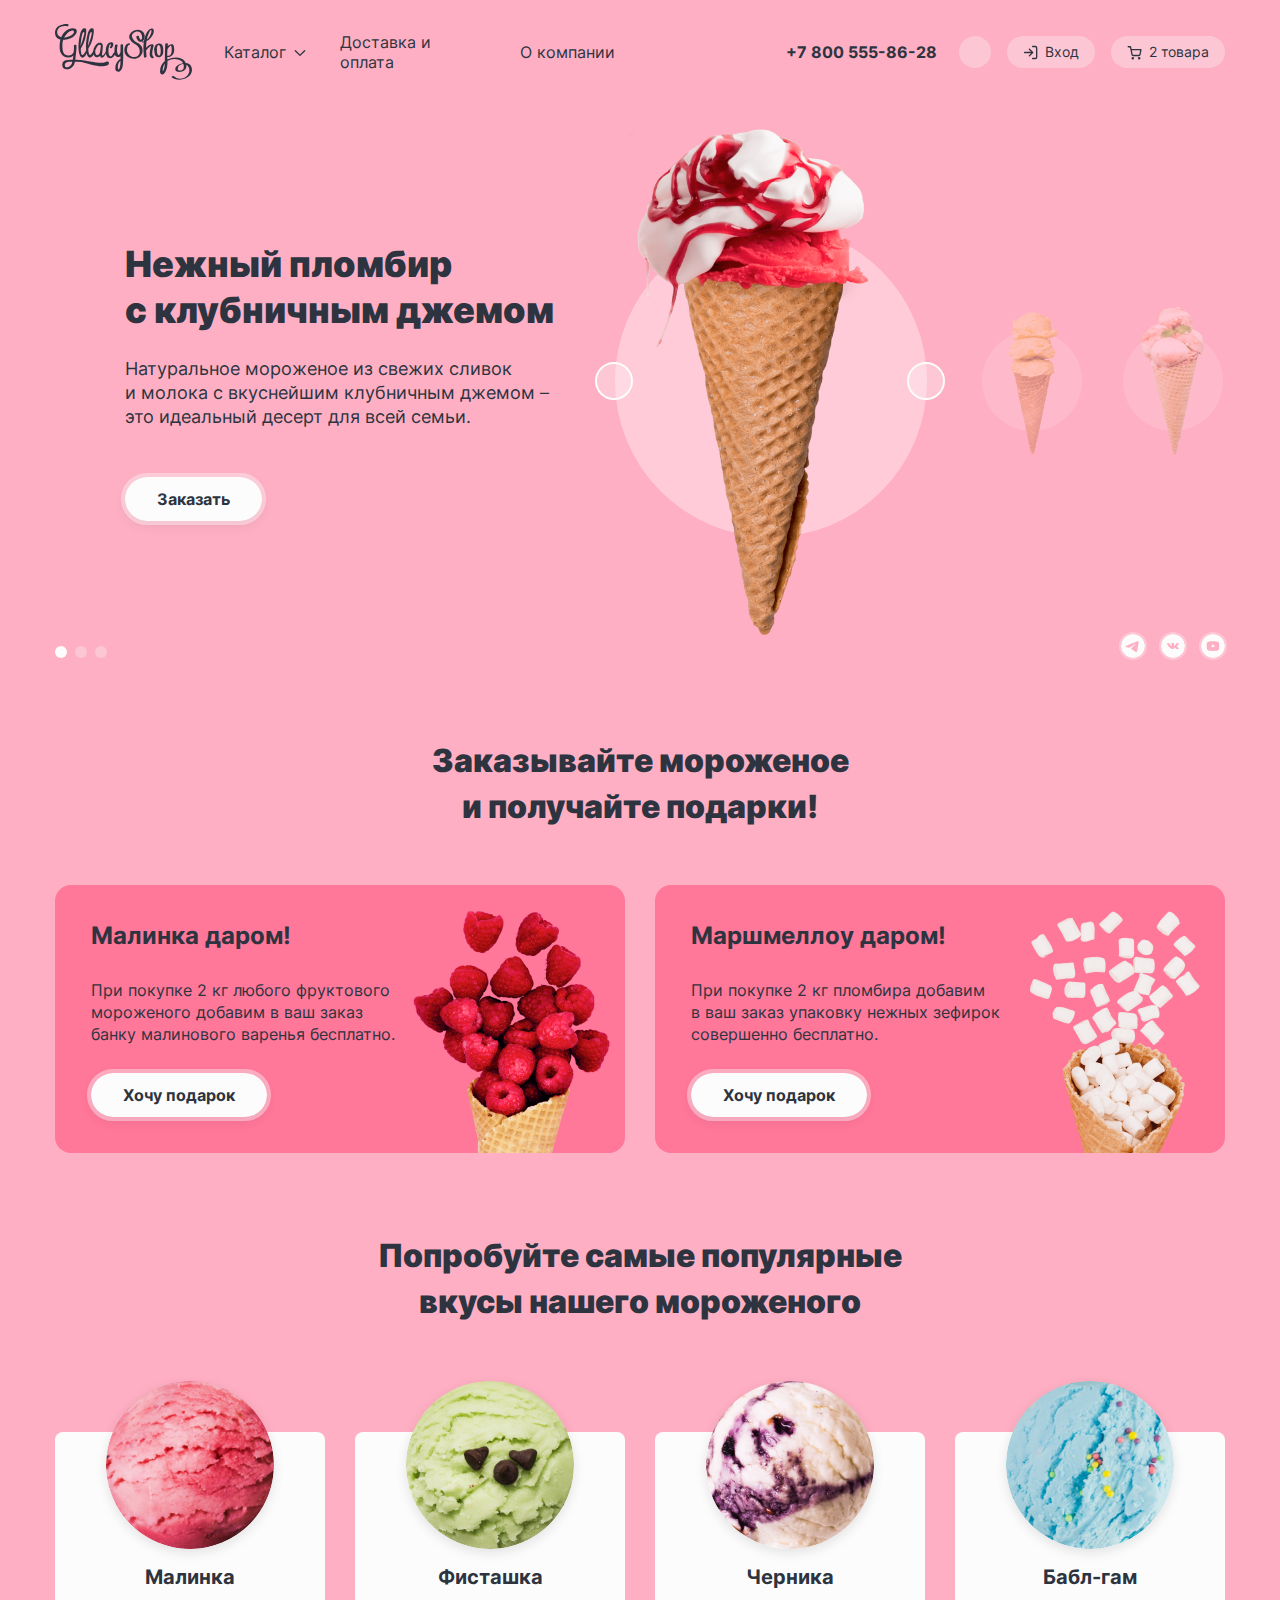
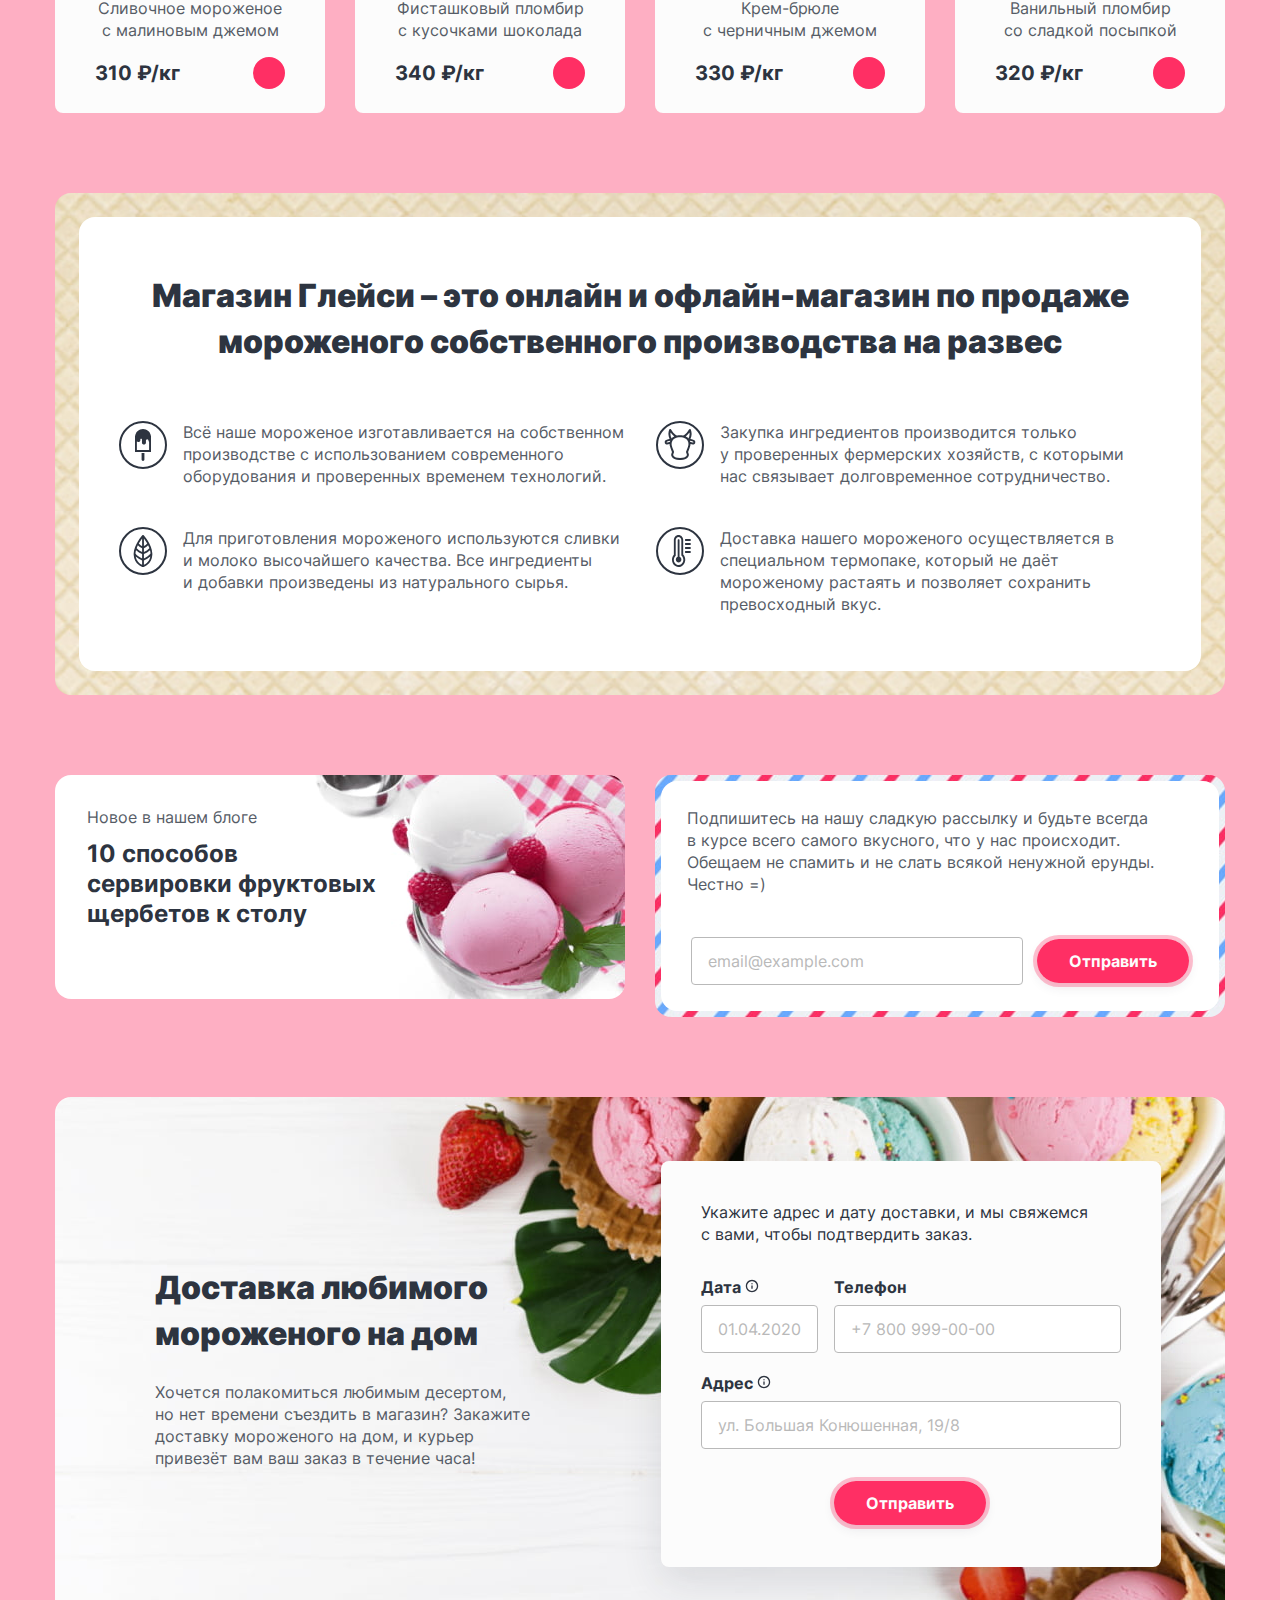
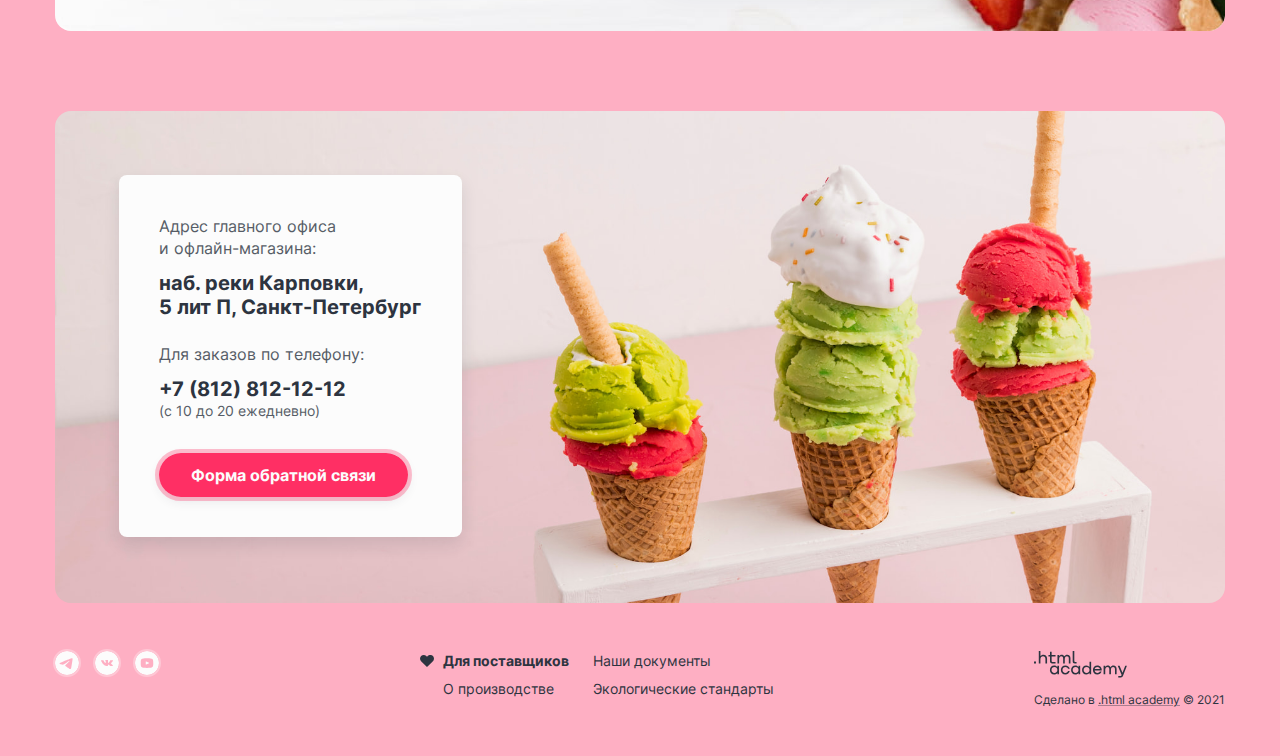
<file: index.html>
<!DOCTYPE html>
<html lang="ru">
<head>
  <meta charset="UTF-8">
  <meta name="viewport" content="width=device-width, initial-scale=1.0">
  <title>Магазин мороженого Глейси</title>
  <link rel="stylesheet" href="styles/styles.css">
</head>
<body>
  <div class="container">
    <header class="header">

      <nav class="navigation">
        <ul class="navigation-list">
          <li class="navigation-item">
            <a class="navigation-logo" href="#" aria-current="page">
              <img class="logo" src="images/logo.svg" width="137" height="56" alt="Логотип магазина Глейси">
            </a>
          </li>
          <li class="navigation-item navigation-catalog">
            <a class="navigation-link" href="#">Каталог
              <svg xmlns="http://www.w3.org/2000/svg" width="16" height="16" fill="none" viewBox="0 0 16 16">
                <path fill="currentColor" fill-rule="evenodd" d="M7.135 2.865a.665.665 0 1 0-.94.94l4.201 4.201-4.201 4.202a.665.665 0 0 0 .94.94l4.669-4.669.003-.002c.26-.26.26-.681 0-.94L7.135 2.864Z" clip-rule="evenodd"/>
              </svg>
            </a>
            <ul class="submenu-list">
              <li class="submenu-item">
                <a class="submenu-link submenu-link-new" href="catalog.html">Новинки</a>
              </li>
              <li class="submenu-item">
                <a class="submenu-link" href="catalog.html">Сливочное</a>
              </li>
              <li class="submenu-item">
                <a class="submenu-link" href="catalog.html">Щербеты</a>
              </li>
              <li class="submenu-item">
                <a class="submenu-link" href="catalog.html">Фруктовый лед</a>
              </li>
              <li class="submenu-item">
                <a class="submenu-link" href="catalog.html">Мелорин</a>
              </li>
            </ul>
          </li>
          <li class="navigation-item">
            <a class="navigation-link" href="#">Доставка и оплата</a>
          </li>
          <li class="navigation-item">
            <a class="navigation-link" href="#">О компании</a>
          </li>
        </ul>

        <ul class="navigation-list user-navigation">
          <li class="navigation-item">
            <a class="navigation-link navigation-phone" href="tel:+78005558628">+7 800 555-86-28</a>
          </li>
          <li class="navigation-item" role="search">
            <a class="navigation-link user-search" href="#">
              <svg width="16" height="17" viewBox="0 0 16 17" xmlns="http://www.w3.org/2000/svg">
                <svg xmlns="http://www.w3.org/2000/svg" width="16" height="17" fill="none" viewBox="0 0 16 17">
                  <path fill="currentColor" fill-rule="evenodd" d="M2.663 8.188a4.667 4.667 0 1 1 8.028 3.237.683.683 0 0 0-.123.124 4.667 4.667 0 0 1-7.904-3.361Zm8.412 4.688a6 6 0 1 1 .943-.943l2.45 2.45a.667.667 0 1 1-.943.943l-2.45-2.45Z" clip-rule="evenodd"/>
                </svg>
              </svg>
              <span class="visually-hidden">Поиск.</span>
            </a>
          </li>
          <li class="navigation-item">
            <a class="navigation-link user-login" href="#">
              <svg xmlns="http://www.w3.org/2000/svg" width="16" height="17" fill="none" viewBox="0 0 16 17" aria-hidden="true">
                <path fill="currentColor" fill-rule="evenodd" d="M9 2.525c0-.369.298-.667.667-.667h2.666a2 2 0 0 1 2 2v9.333a2 2 0 0 1-2 2H9.667a.667.667 0 1 1 0-1.333h2.666A.666.666 0 0 0 13 13.19V3.858a.666.666 0 0 0-.667-.667H9.667A.667.667 0 0 1 9 2.525ZM5.862 4.72c.26-.26.682-.26.943 0l3.329 3.329a.69.69 0 0 1 .129.177.664.664 0 0 1-.13.774l-3.328 3.33a.667.667 0 1 1-.943-.944l2.195-2.195h-6.39a.667.667 0 1 1 0-1.333h6.39L5.862 5.663a.667.667 0 0 1 0-.943Z" clip-rule="evenodd"/>
              </svg>
              <span>Вход</span>
            </a>
          </li>
          <li class="navigation-item">
            <a class="navigation-link user-cart" href="#">
              <svg xmlns="http://www.w3.org/2000/svg" width="16" height="17" fill="none" viewBox="0 0 16 17" aria-hidden="true">
                <path fill="currentColor" fill-rule="evenodd" d="M1.167 2.108a.667.667 0 0 0 0 1.333h1.77l.468 2.336a.664.664 0 0 0 .011.053l.967 4.833a1.825 1.825 0 0 0 1.819 1.47h5.62a1.826 1.826 0 0 0 1.819-1.47l.001-.005.927-4.861a.667.667 0 0 0-.655-.792H4.611l-.473-2.361a.667.667 0 0 0-.654-.536H1.167Zm4.524 8.294-.813-4.064h8.23l-.775 4.067a.492.492 0 0 1-.492.395H6.183a.492.492 0 0 1-.492-.397Zm-1.134 3.961a1.246 1.246 0 1 1 2.492 0 1.246 1.246 0 0 1-2.492 0Zm6.374 0a1.246 1.246 0 1 1 2.491 0 1.246 1.246 0 0 1-2.491 0Z" clip-rule="evenodd"/>
              </svg>
              <span class="visually-hidden">Корзина.</span>
              <!-- <span class="user-cart-count empty">Нет товаров</span> -->
              <span class="user-cart-count user-cart-active">2 товара</span>
            </a>
          </li>
        </ul>
      </nav>
    </header>

    <main class="main">
      <h1 class="visually-hidden">Магазин мороженого Глейси.</h1>

      <section class="slider">
        <h2 class="visually-hidden">Лучшие предложения.</h2>

        <ol class="slider-list">
          <li class="slider-item slider-item-current">
            <div class="slider-text-container">
              <h3 class="slider-title">Нежный пломбир с&nbsp;клубничным джемом</h3>
              <p class="slider-description">Натуральное мороженое из свежих сливок и&nbsp;молока с вкуснейшим клубничным джемом – это&nbsp;идеальный десерт для всей семьи.</p>
              <a class="slider-button-order button" href="#order">Заказать</a>
            </div>
            <div class="slider-image-container">
              <div class="slider-image-wrapper">
                <img class="slider-image" src="images/slider/slide-1.png" width="329" height="507" alt="Фото пломбира с клубничным джемом.">
              </div>
              <div class="slider-button-wrapper">
                <button class="slider-button slider-prev" type="button">
                  <svg xmlns="http://www.w3.org/2000/svg" width="16" height="16" fill="none" viewBox="0 0 16 16" aria-hidden="true">
                    <path fill-rule="evenodd" d="M7.135 2.865a.665.665 0 1 0-.94.94l4.201 4.201-4.201 4.202a.665.665 0 0 0 .94.94l4.669-4.669.003-.002c.26-.26.26-.681 0-.94L7.135 2.864Z" clip-rule="evenodd"/>
                  </svg>
                  <span class="visually-hidden">Предыдущий слайд.</span>
                </button>
                <button class="slider-button slider-next" type="button">
                  <svg xmlns="http://www.w3.org/2000/svg" width="16" height="16" fill="none" viewBox="0 0 16 16" aria-hidden="true">
                    <path fill-rule="evenodd" d="M7.135 2.865a.665.665 0 1 0-.94.94l4.201 4.201-4.201 4.202a.665.665 0 0 0 .94.94l4.669-4.669.003-.002c.26-.26.26-.681 0-.94L7.135 2.864Z" clip-rule="evenodd"/>
                  </svg>
                  <span class="visually-hidden">Следующий слайд.</span>
                </button>
              </div>
            </div>
            <ol class="product-list">
              <li class="product-item">
                <div class="product-image-wrapper">
                  <img class="product-image" src="images/slider/slide-2.png" width="66" height="150" alt="Фото сливочного мороженого со вкусом банана.">
                </div>
              </li>
              <li class="product-item">
                <div class="product-image-wrapper">
                  <img class="product-image" src="images/slider/slide-3.png" width="66" height="150" alt="Фото карамельного пломбира с маршмеллоу.">
                </div>
              </li>
            </ol>
          </li>
          <li class="slider-item">
            <div class="slider-text-container">
              <h3 class="slider-title">Сливочное мороженое со вкусом банана</h3>
              <p class="slider-description">Сливочное мороженое с ярким банановым <br>вкусом подарит вам свежесть и наслаждение <br>даже в самый жаркий летний день.</p>
              <a class="slider-button-order button" href="#order">Заказать</a>
            </div>
            <div class="slider-image-container">
              <div class="slider-image-wrapper">
                <img class="slider-image" src="images/slider/slide-2.png" width="312" height="507" alt="Фото сливочного мороженого со вкусом банана.">
              </div>
              <div class="slider-button-wrapper">
                <button class="slider-button slider-prev" type="button">
                  <svg xmlns="http://www.w3.org/2000/svg" width="16" height="16" fill="none" viewBox="0 0 16 16" aria-hidden="true">
                    <path fill-rule="evenodd" d="M7.135 2.865a.665.665 0 1 0-.94.94l4.201 4.201-4.201 4.202a.665.665 0 0 0 .94.94l4.669-4.669.003-.002c.26-.26.26-.681 0-.94L7.135 2.864Z" clip-rule="evenodd"/>
                  </svg>
                  <span class="visually-hidden">Предыдущий слайд.</span>
                </button>
                <button class="slider-button slider-next" type="button">
                  <svg xmlns="http://www.w3.org/2000/svg" width="16" height="16" fill="none" viewBox="0 0 16 16" aria-hidden="true">
                    <path fill-rule="evenodd" d="M7.135 2.865a.665.665 0 1 0-.94.94l4.201 4.201-4.201 4.202a.665.665 0 0 0 .94.94l4.669-4.669.003-.002c.26-.26.26-.681 0-.94L7.135 2.864Z" clip-rule="evenodd"/>
                  </svg>
                  <span class="visually-hidden">Следующий слайд.</span>
                </button>
              </div>
            </div>
            <ol class="product-list">
              <li class="product-item">
                <div class="product-image-wrapper">
                  <img class="product-image" src="images/slider/slide-3.png" width="66" height="150" alt="Фото карамельного пломбира с маршмеллоу.">
                </div>
              </li>
              <li class="product-item">
                <div class="product-image-wrapper">
                  <img class="product-image" src="images/slider/slide-1.png" width="66" height="150" alt="Фото пломбира с клубничным джемом.">
                </div>
              </li>
            </ol>
          </li>
          <li class="slider-item">
            <div class="slider-text-container">
              <h3 class="slider-title">Карамельный пломбир с&nbsp;маршмеллоу</h3>
              <p class="slider-description">Необычный сладкий десерт с карамельным топпингом и кусочками зефира завоюет <br>сердца сладкоежек всех возрастов.</p>
              <a class="slider-button-order button" href="#order">Заказать</a>
            </div>
            <div class="slider-image-container">
              <div class="slider-image-wrapper">
                <img class="slider-image" src="images/slider/slide-3.png" width="350" height="507" alt="Фото карамельного пломбира с маршмеллоу.">
              </div>
              <div class="slider-button-wrapper">
                <button class="slider-button slider-prev" type="button">
                  <svg xmlns="http://www.w3.org/2000/svg" width="16" height="16" fill="none" viewBox="0 0 16 16" aria-hidden="true">
                    <path fill-rule="evenodd" d="M7.135 2.865a.665.665 0 1 0-.94.94l4.201 4.201-4.201 4.202a.665.665 0 0 0 .94.94l4.669-4.669.003-.002c.26-.26.26-.681 0-.94L7.135 2.864Z" clip-rule="evenodd"/>
                  </svg>
                  <span class="visually-hidden">Предыдущий слайд.</span>
                </button>
                <button class="slider-button slider-next" type="button">
                  <svg xmlns="http://www.w3.org/2000/svg" width="16" height="16" fill="none" viewBox="0 0 16 16" aria-hidden="true">
                    <path fill-rule="evenodd" d="M7.135 2.865a.665.665 0 1 0-.94.94l4.201 4.201-4.201 4.202a.665.665 0 0 0 .94.94l4.669-4.669.003-.002c.26-.26.26-.681 0-.94L7.135 2.864Z" clip-rule="evenodd"/>
                  </svg>
                  <span class="visually-hidden">Следующий слайд.</span>
                </button>
              </div>
            </div>
            <ol class="product-list">
              <li class="product-item">
                <div class="product-image-wrapper">
                  <img class="product-image" src="images/slider/slide-1.png" width="66" height="150" alt="Фото пломбира с клубничным джемом.">
                </div>
              </li>
              <li class="product-item">
                <div class="product-image-wrapper">
                  <img class="product-image" src="images/slider/slide-2.png" width="66" height="150" alt="Фото сливочного мороженого со вкусом банана.">
                </div>
              </li>
            </ol>
          </li>
        </ol>

        <div class="slider-bottom">
          <ol class="slider-control">
            <li class="slider-control-item">
              <button class="slider-control-button slider-control-button-current" type="button">
                <span class="visually-hidden">Первый слайд.</span>
              </button>
            </li>
            <li class="slider-control-item">
              <button class="slider-control-button" type="button">
                <span class="visually-hidden">Второй слайд.</span>
              </button>
            </li>
            <li class="slider-control-item">
              <button class="slider-control-button" type="button">
                <span class="visually-hidden">Третий слайд.</span>
              </button>
            </li>
          </ol>

          <ul class="social-list social-list-slider">
            <li class="social-item">
              <a class="social-link social-telegram" href="https://t.me/htmlacademy">
                <span class="visually-hidden">Телеграм.</span>
              </a>
            </li>
            <li class="social-item">
              <a class="social-link social-vk" href="https://vk.com/htmlacademy">
                <span class="visually-hidden">Вконтакте.</span>
              </a>
            </li>
            <li class="social-item">
              <a class="social-link social-youtube" href="https://www.youtube.com/user/htmlacademyru" aria-hidden="true">
                <span class="visually-hidden">Ютуб.</span>
              </a>
            </li>
          </ul>
        </div>
      </section>

      <section class="present">
        <h2 class="present-title title">Заказывайте мороженое и&nbsp;получайте подарки!</h2>

        <ul class="present-list">
          <li class="present-item present-raspberry">
            <h3 class="present-subtitle">Малинка даром!</h3>
            <p class="present-description">При покупке 2 кг любого фруктового мороженого добавим в ваш заказ банку малинового варенья бесплатно.</p>
            <a class="present-button button" href="#">Хочу подарок</a>
          </li>
          <li class="present-item present-marshmallow">
            <h3 class="present-subtitle">Маршмеллоу даром!</h3>
            <p class="present-description">При покупке 2 кг пломбира добавим в&nbsp;ваш заказ упаковку нежных зефирок совершенно бесплатно.</p>
            <a class="present-button button" href="#">Хочу подарок</a>
          </li>
        </ul>
      </section>

      <section class="popular">
        <h2 class="popular-title title">Попробуйте самые популярные вкусы нашего мороженого</h2>

        <ul class="popular-list product">
          <li class="product-card">
            <a class="product-link" href="#">
              <div class="product-img-wrapper">
                <img class="product-img" src="images/catalog/product-1.png" width="168" height="168" alt="Фотография мороженого">
              </div>
              <h3 class="product-subtitle">Малинка</h3>
            </a>
            <p class="product-description">Сливочное мороженое с&nbsp;малиновым джемом</p>
            <div class="product-price-wrapper">
              <span class="product-price">310 ₽/кг</span>
              <a class="product-button" href="#">
                <span class="visually-hidden">Добавить в корзину.</span>
              </a>
            </div>
          </li>
          <li class="product-card">
            <a class="product-link" href="#">
              <div class="product-img-wrapper">
                <img class="product-img" src="images/catalog/product-2.png" width="168" height="168" alt="Фотография мороженого">
              </div>
              <h3 class="product-subtitle">Фисташка</h3>
            </a>
            <p class="product-description">Фисташковый пломбир с&nbsp;кусочками шоколада</p>
            <div class="product-price-wrapper">
              <span class="product-price">340 ₽/кг</span>
              <a class="product-button" href="#">
                <span class="visually-hidden">Добавить в корзину.</span>
              </a>
            </div>
          </li>
          <li class="product-card">
            <a class="product-link" href="#">
              <div class="product-img-wrapper">
                <img class="product-img" src="images/catalog/product-3.png" width="168" height="168" alt="Фотография мороженого">
              </div>
              <h3 class="product-subtitle">Черника</h3>
            </a>
            <p class="product-description">Крем-брюле с&nbsp;черничным джемом</p>
            <div class="product-price-wrapper">
              <span class="product-price">330 ₽/кг</span>
              <a class="product-button" href="#">
                <span class="visually-hidden">Добавить в корзину.</span>
              </a>
            </div>
          </li>
          <li class="product-card">
            <a class="product-link" href="#">
              <div class="product-img-wrapper">
                <img class="product-img" src="images/catalog/product-4.png" width="168" height="168" alt="Фотография мороженого">
              </div>
              <h3 class="product-subtitle">Бабл-гам</h3>
            </a>
            <p class="product-description">Ванильный пломбир со&nbsp;сладкой посыпкой</p>
            <div class="product-price-wrapper">
              <span class="product-price">320 ₽/кг</span>
              <a class="product-button" href="#">
                <span class="visually-hidden">Добавить в корзину.</span>
              </a>
            </div>
          </li>
        </ul>
      </section>

      <section class="about">
        <h2 class="visually-hidden">О нас.</h2>

        <div class="about-wrapper">
          <p class="about-title title">Магазин Глейси – это онлайн и офлайн-магазин по продаже мороженого собственного производства на развес</p>
          <ul class="about-list">
            <li class="about-item">Всё наше мороженое изготавливается на собственном производстве с использованием современного оборудования и проверенных временем технологий.</li>
            <li class="about-item">Закупка ингредиентов производится только у&nbsp;проверенных фермерских хозяйств, с которыми нас&nbsp;связывает долговременное сотрудничество.</li>
            <li class="about-item">Для приготовления мороженого используются сливки и молоко высочайшего качества. Все ингредиенты и&nbsp;добавки произведены из натурального сырья.</li>
            <li class="about-item">Доставка нашего мороженого осуществляется в специальном термопаке, который не даёт мороженому растаять и позволяет сохранить превосходный вкус.</li>
          </ul>
        </div>
      </section>

      <div class="blog-subscribe-wrapper">
        <article class="blog">
          <p class="blog-notice">Новое в нашем блоге</p>
          <a class="blog-link" href="#">
            <h2 class="blog-title">10 способов сервировки фруктовых щербетов к&nbsp;столу</h2>
          </a>
        </article>

        <section class="subscribe">
          <h2 class="visually-hidden">Подписка на рассылку.</h2>

          <div class="subscribe-wrapper">
            <p class="subscribe-description">Подпишитесь на нашу сладкую рассылку и будьте всегда в&nbsp;курсе всего самого вкусного, что у нас происходит. Обещаем не спамить и не слать всякой ненужной ерунды. Честно =)</p>
            <form class="subscribe-form" action="https://echo.htmlacademy.ru/" method="post">
              <input class="subscribe-email" type="email" name="subscribe-email" placeholder="email@example.com" required>
              <button class="subscribe-button button button-dark" type="submit">Отправить</button>
            </form>
          </div>
        </section>
      </div>

      <section class="delivery">
        <div class="delivery-text-wrapper">
          <h2 class="delivery-title title">Доставка любимого мороженого на дом</h2>
          <p class="delivery-description">Хочется полакомиться любимым десертом, но&nbsp;нет времени съездить в магазин? Закажите доставку мороженого на дом, и курьер привезёт вам ваш заказ в течение часа!</p>
        </div>

        <form class="delivery-form" action="https://echo.htmlacademy.ru/" method="post" id="order">
            <p class="delivery-text">Укажите адрес и дату доставки, и мы свяжемся с&nbsp;вами, чтобы подтвердить заказ.</p>
            <div class="field-group delivery-form-date">
              <div class="delivery-form-label">
                <label class="delivery-form-label" for="date">Дата</label>
                <span class="tooltip">
                  <button class="tooltip-toggle" type="button" aria-labelledby="tooltip-date"></button>
                  <span class="tooltip-text" role="tooltip" id="tooltip-date">Введите желаемую дату доставки, и мы свяжемся с вами, чтобы уточнить время.</span>
                </span>
              </div>
              <input class="delivery-form-field" type="text" id="date" name="date" placeholder="01.04.2020">
            </div>
            <div class="field-group delivery-form-phone">
              <label class="delivery-form-label" for="phone">Телефон</label>
              <input class="delivery-form-field" type="tel" id="phone" name="phone" placeholder="+7 800 999-00-00">
            </div>
            <div class="field-group delivery-form-address">
              <div class="delivery-form-label">
                <label class="delivery-form-label" for="address">Адрес</label>
                <span class="tooltip">
                  <button class="tooltip-toggle" type="button" aria-labelledby="tooltip-address"></button>
                  <span class="tooltip-text" role="tooltip" id="tooltip-address">Введите название улицы, дома и квартиры</span>
                </span>
              </div>
              <input class="delivery-form-field" type="text" id="address" name="address" placeholder="ул. Большая Конюшенная, 19/8">
            </div>
            <button class="delivery-button button button-dark" type="submit">Отправить</button>
        </form>
      </section>

      <section class="contacts">
        <h2 class="visually-hidden">Контакты.</h2>

        <div class="contacts-wrapper">
          <address class="contacts-address">
            <p class="contacts-text">Адрес главного офиса <br>и офлайн-магазина:</p>
            <p class="contacts-location">наб. реки Карповки, <br>5 лит П, Санкт-Петербург</p>
            <p class="contacts-text">Для заказов по телефону:</p>
            <a class="contacts-phone" href="tel:+78128121212">+7 (812) 812-12-12</a>
            <p class="contacts-time">(с 10 до 20 ежедневно)</p>
          </address>
          <a class="contacts-button button button-dark" href="#">Форма обратной связи</a>
        </div>
      </section>
    </main>

    <footer class="footer">
      <h2 class="visually-hidden">Контакты и меню.</h2>

      <ul class="social-list">
        <li class="social-item">
          <a class="social-link social-telegram" href="https://t.me/htmlacademy">
            <span class="visually-hidden">Телеграм.</span>
          </a>
        </li>
        <li class="social-item">
          <a class="social-link social-vk" href="https://vk.com/htmlacademy">
            <span class="visually-hidden">Вконтакте.</span>
          </a>
        </li>
        <li class="social-item">
          <a class="social-link social-youtube" href="https://www.youtube.com/user/htmlacademyru">
            <span class="visually-hidden">Ютуб.</span>
          </a>
        </li>
      </ul>

      <ul class="footer-navigation-list">
        <li class="footer-navigation-item">
          <a class="footer-navigation-link link-provider" href="#">Для поставщиков</a>
        </li>
        <li class="footer-navigation-item">
          <a class="footer-navigation-link" href="#">Наши документы</a>
        </li>
        <li class="footer-navigation-item">
          <a class="footer-navigation-link" href="#">О производстве</a>
        </li>
        <li class="footer-navigation-item">
          <a class="footer-navigation-link" href="#">Экологические стандарты</a>
        </li>
      </ul>

      <div class="developer-wrapper">
        <a class="developer-logo" href="https://htmlacademy.ru/">
          <span class="visually-hidden">Ссылка на страницу разработчика - HTMLAcademy.</span>
        </a>

        <p class="developer-text">Сделано в <a class="developer-link" href="https://htmlacademy.ru/">.html academy</a> © 2021</p>
      </div>
    </footer>
  </div>
</body>
</html>
</file>
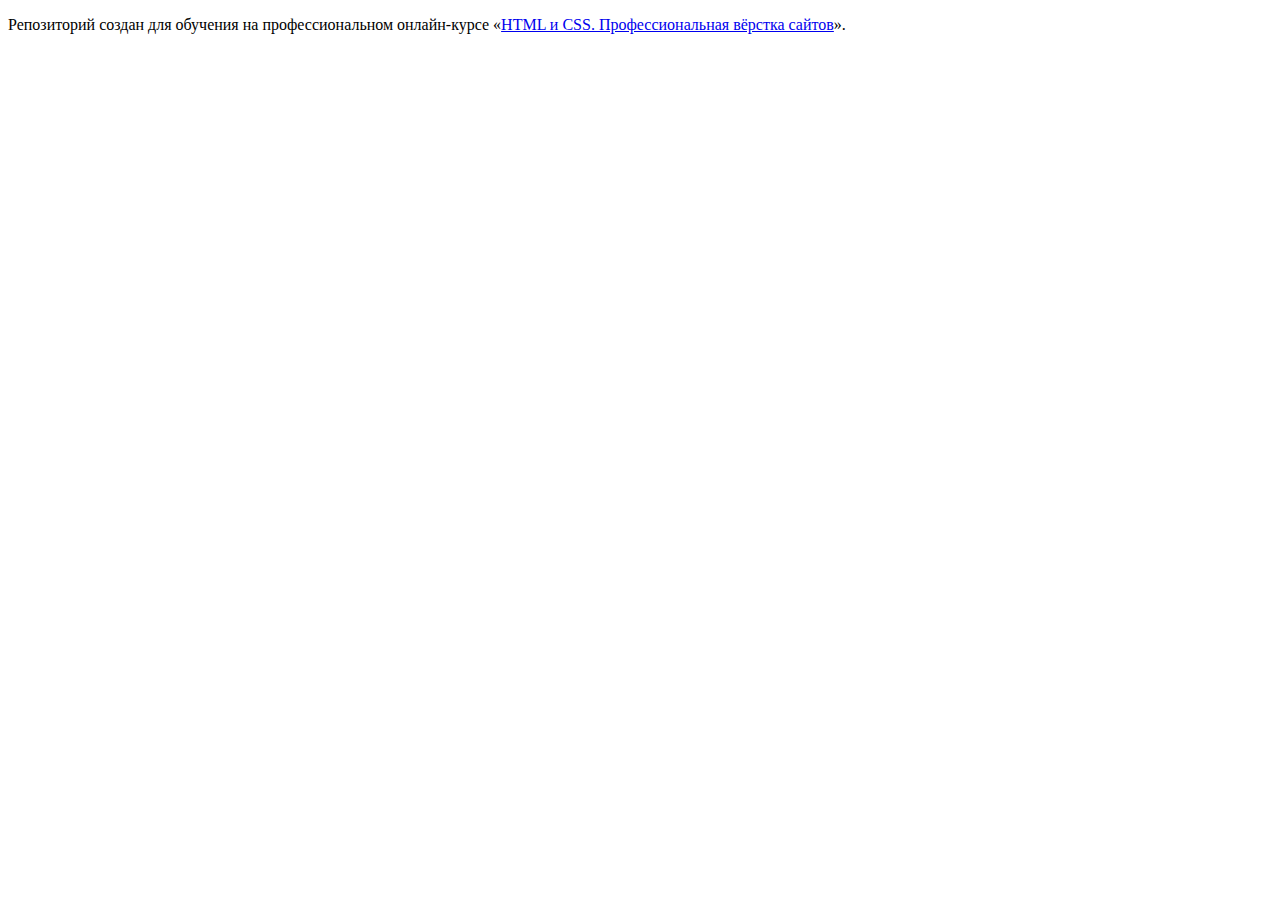
<file: master/index.html>
<!DOCTYPE html>
<html lang="ru">
  <head>
    <meta charset="utf-8">
    <title>HTML Academy: Глейси</title>
    <base href="https://htmlacademy-htmlcss.github.io/2003059-gllacy-37/master/">
</head>
  <body>

    <p>Репозиторий создан для обучения на профессиональном онлайн‑курсе «<a href="https://htmlacademy.ru/intensive/htmlcss">HTML и CSS. Профессиональная вёрстка сайтов</a>».</p>

  </body>
</html>
</file>
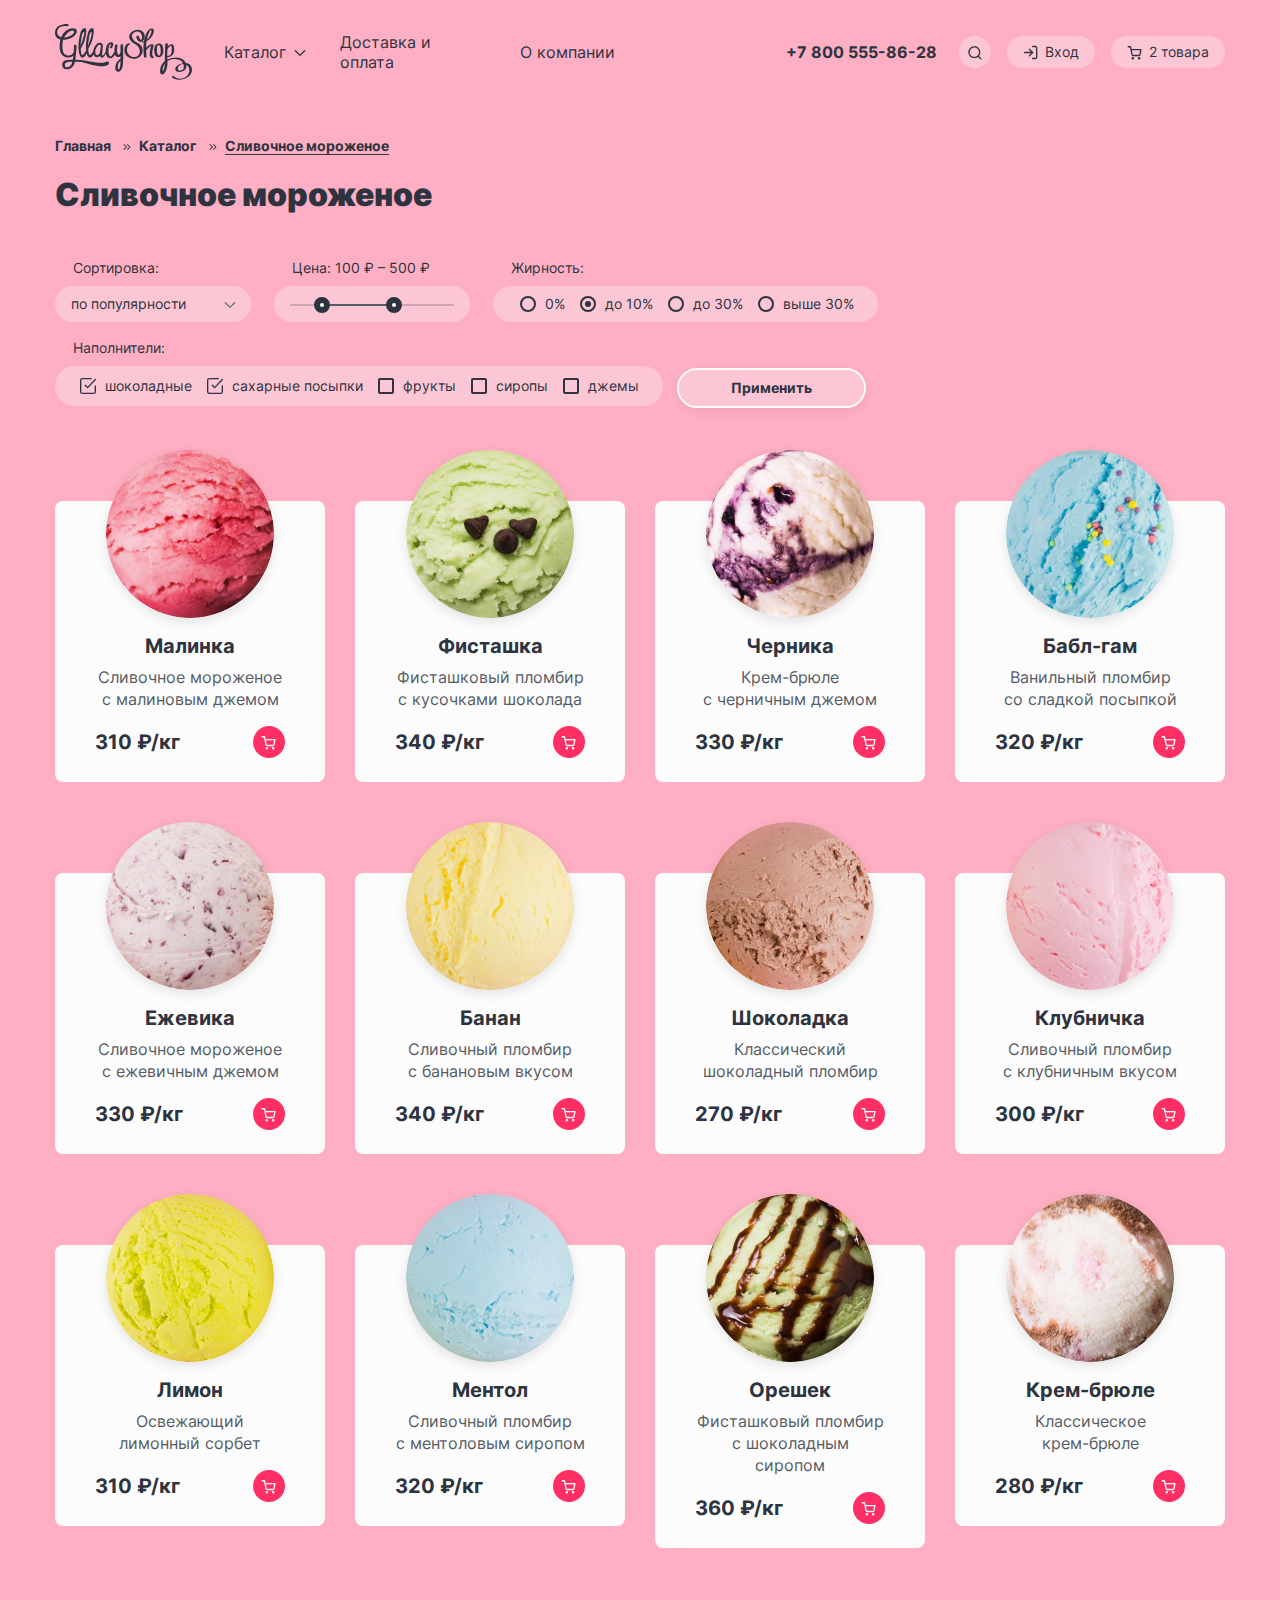
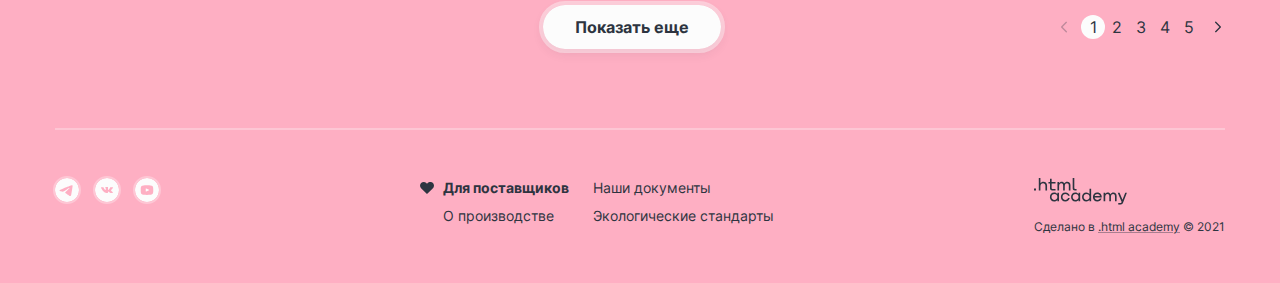
<file: catalog.html>
<!DOCTYPE html>
<html lang="ru">
<head>
  <meta charset="UTF-8">
  <meta name="viewport" content="width=device-width, initial-scale=1.0">
  <title>Магазин мороженого Глейси</title>
  <link rel="stylesheet" href="styles/styles.css">
  <link rel="icon" href="favicon.ico">
  <link rel="icon" type="image/png" sizes="32x32" href="images/favicon.png">
</head>
<body>
  <div class="container">
    <header class="header">
      <nav class="navigation">
        <ul class="navigation-list">
          <li class="navigation-item">
            <a class="navigation-logo" href="index.html">
              <img class="logo" src="images/logo.svg" width="137" height="56" alt="Логотип магазина Глейси">
            </a>
          </li>
          <li class="navigation-item navigation-catalog">
            <a class="navigation-link" href="#">Каталог
              <svg xmlns="http://www.w3.org/2000/svg" width="16" height="16" fill="none" viewBox="0 0 16 16">
                <path fill="currentColor" fill-rule="evenodd" d="M7.135 2.865a.665.665 0 1 0-.94.94l4.201 4.201-4.201 4.202a.665.665 0 0 0 .94.94l4.669-4.669.003-.002c.26-.26.26-.681 0-.94L7.135 2.864Z" clip-rule="evenodd"/>
              </svg>
            </a>
            <ul class="submenu-list">
              <li class="submenu-item">
                <a class="submenu-link submenu-link-new" href="catalog.html">Новинки</a>
              </li>
              <li class="submenu-item">
                <a class="submenu-link" href="catalog.html" aria-current="page">Сливочное</a>
              </li>
              <li class="submenu-item">
                <a class="submenu-link" href="catalog.html">Щербеты</a>
              </li>
              <li class="submenu-item">
                <a class="submenu-link" href="catalog.html">Фруктовый лед</a>
              </li>
              <li class="submenu-item">
                <a class="submenu-link" href="catalog.html">Мелорин</a>
              </li>
            </ul>
          </li>
          <li class="navigation-item">
            <a class="navigation-link" href="#">Доставка и оплата</a>
          </li>
          <li class="navigation-item">
            <a class="navigation-link" href="#">О компании</a>
          </li>
        </ul>

        <ul class="navigation-list user-navigation">
          <li class="navigation-item">
            <a class="navigation-link navigation-phone" href="tel:+78005558628">+7 800 555-86-28</a>
          </li>
          <li class="navigation-item user-search">
            <a class="navigation-link" href="#">
              <svg width="16" height="17" viewBox="0 0 16 17" xmlns="http://www.w3.org/2000/svg">
                <svg xmlns="http://www.w3.org/2000/svg" width="16" height="17" fill="none" viewBox="0 0 16 17">
                  <path fill="currentColor" fill-rule="evenodd" d="M2.663 8.188a4.667 4.667 0 1 1 8.028 3.237.683.683 0 0 0-.123.124 4.667 4.667 0 0 1-7.904-3.361Zm8.412 4.688a6 6 0 1 1 .943-.943l2.45 2.45a.667.667 0 1 1-.943.943l-2.45-2.45Z" clip-rule="evenodd"/>
                </svg>
              </svg>
              <span class="visually-hidden">Поиск.</span>
            </a>
            <form class="user-search-popover search-form" action="https://echo.htmlacademy.ru/" method="get" role="search">
              <label class="visually-hidden" for="search">Строка поиска.</label>
              <input class="search-form-field" type="search" name="search" id="search" placeholder="Поиск по сайту">
            </form>
          </li>
          <li class="navigation-item user-login">
            <a class="navigation-link" href="#">
              <svg xmlns="http://www.w3.org/2000/svg" width="16" height="17" fill="none" viewBox="0 0 16 17" aria-hidden="true">
                <path fill="currentColor" fill-rule="evenodd" d="M9 2.525c0-.369.298-.667.667-.667h2.666a2 2 0 0 1 2 2v9.333a2 2 0 0 1-2 2H9.667a.667.667 0 1 1 0-1.333h2.666A.666.666 0 0 0 13 13.19V3.858a.666.666 0 0 0-.667-.667H9.667A.667.667 0 0 1 9 2.525ZM5.862 4.72c.26-.26.682-.26.943 0l3.329 3.329a.69.69 0 0 1 .129.177.664.664 0 0 1-.13.774l-3.328 3.33a.667.667 0 1 1-.943-.944l2.195-2.195h-6.39a.667.667 0 1 1 0-1.333h6.39L5.862 5.663a.667.667 0 0 1 0-.943Z" clip-rule="evenodd"/>
              </svg>
              <span>Вход</span>
            </a>
            <div class="user-login-popover sign-in">
              <div class="sign-in-content">
                <span class="sign-in-title">Личный кабинет</span>
                <form class="sign-in-form" action="https://echo.htmlacademy.ru/" method="post" id="sign-in">
                  <label class="visually-hidden" for="login">Логин-почта.</label>
                  <input class="sign-in-form-field" type="text" name="login" id="login" placeholder="email@example.com" value="email@example.com">
                  <label class="visually-hidden" for="password">Пароль.</label>
                  <input class="sign-in-form-field password" type="password" name="password" id="password" placeholder="Введите пароль" value="123456">
                </form>
                <div class="sign-in-bottom-wrapper">
                  <button class="sign-in-button button button-dark" type="submit" form="sign-in">Войти</button>
                  <div class="sign-in-link-wrapper">
                    <a class="sign-in-link" href="#">Забыли пароль?</a>
                    <a class="sign-in-link" href="#">Регистрация</a>
                  </div>
                </div>
              </div>
            </div>
          </li>
          <li class="navigation-item user-cart">
            <a class="navigation-link" href="#">
              <svg xmlns="http://www.w3.org/2000/svg" width="16" height="17" fill="none" viewBox="0 0 16 17" aria-hidden="true">
                <path fill="currentColor" fill-rule="evenodd" d="M1.167 2.108a.667.667 0 0 0 0 1.333h1.77l.468 2.336a.664.664 0 0 0 .011.053l.967 4.833a1.825 1.825 0 0 0 1.819 1.47h5.62a1.826 1.826 0 0 0 1.819-1.47l.001-.005.927-4.861a.667.667 0 0 0-.655-.792H4.611l-.473-2.361a.667.667 0 0 0-.654-.536H1.167Zm4.524 8.294-.813-4.064h8.23l-.775 4.067a.492.492 0 0 1-.492.395H6.183a.492.492 0 0 1-.492-.397Zm-1.134 3.961a1.246 1.246 0 1 1 2.492 0 1.246 1.246 0 0 1-2.492 0Zm6.374 0a1.246 1.246 0 1 1 2.491 0 1.246 1.246 0 0 1-2.491 0Z" clip-rule="evenodd"/>
              </svg>

              <span class="visually-hidden">Корзина.</span>

              <!-- При переключении класса user-cart-active к одному из спанов - меняется количество товаров в корзине.  -->

              <span class="user-cart-count">Нет товаров</span>
              <span class="user-cart-count user-cart-active">2 товара</span>
            </a>

            <!-- При переключении класса user-cart-active к одному из дивов-поповеров - меняется содержимое поповера (для корзины с товарами и пустой).  -->

            <div class="user-cart-popover user-cart-active cart">
              <div class="cart-content">
                <span class="cart-title">Корзина</span>

                <ul class="cart-list">
                  <li class="cart-item">
                    <a class="cart-link cart-img-wrapper" href="#">
                      <img class="cart-img" src="images/catalog/product-1.png" width="46" height="46" alt="Фотография товара: Мороженое малинка.">
                    </a>

                    <div class="cart-product-info">
                      <a class="cart-link" href="#">
                        <p class="cart-product-title">Малинка</p>
                      </a>
                      <span class="cart-product-weight">1 кг х 310 ₽</span>
                    </div>

                    <span class="cart-product-price">310 ₽</span>
                    <button class="cart-delete-button" type="button">
                      <span class="visually-hidden">Удалить товар из корзины.</span>
                    </button>
                  </li>
                  <li class="cart-item">
                    <a class="cart-link cart-img-wrapper" href="#">
                      <img class="cart-img" src="images/catalog/product-4.png" width="46" height="46" alt="Фотография товара: Мороженое Бабл-гам.">
                    </a>

                    <div class="cart-product-info">
                      <a class="cart-link" href="#">
                        <p class="cart-product-title">Бабл-гам</p>
                      </a>
                      <span class="cart-product-weight">1,5 кг х 320 ₽</span>
                    </div>

                    <span class="cart-product-price">480 ₽</span>
                    <button class="cart-delete-button" type="button">
                      <span class="visually-hidden">Удалить товар из корзины.</span>
                    </button>
                  </li>
                </ul>
                <div class="cart-bottom-wrapper">
                  <button class="cart-button button button-dark" type="submit">Оформить заказ</button>
                  <p class="cart-total-price">Итого: 790 ₽</p>
                </div>
              </div>
            </div>
            <div class="user-cart-popover cart empty">
              <span class="cart-title cart-title-empty">Ваша корзина пока пуста</span>
            </div>
          </li>
        </ul>
      </nav>
    </header>

    <main class="main">
      <header class="catalog-header">
        <ol class="breadcrumbs">
          <li class="breadcrumbs-item">
            <a class="breadcrumbs-link" href="index.html">Главная</a>
          </li>
          <li class="breadcrumbs-item">
            <a class="breadcrumbs-link" href="#">Каталог</a>
          </li>
          <li class="breadcrumbs-item">
            <a class="breadcrumbs-link breadcrumbs-link-current" aria-current="page">Сливочное мороженое</a>
          </li>
        </ol>

        <h1 class="catalog-title title">Сливочное мороженое</h1>
      </header>

      <section class="catalog-filter">
        <h2 class="visually-hidden">Фильтры для каталога.</h2>

        <form class="catalog-filter-form" action="https://echo.htmlacademy.ru/" method="get">
          <fieldset class="catalog-filter-group">
            <legend class="catalog-filter-name">Сортировка:</legend>
            <div class="select-wrapper">
              <select class="sorting-control">
                <option value="popular">по популярности</option>
                <option value="cheap">по возрастанию цены</option>
                <option value="expensive">по убыванию цены</option>
              </select>
            </div>
          </fieldset>
          <fieldset class="catalog-filter-group">
            <legend class="catalog-filter-name">Цена: 100 ₽ – 500 ₽</legend>
            <div class="range">
              <div class="range-scale">
                <div class="range-bar" style="left: 40px; width: 56px">
                  <button class="range-toggle toggle-min" type="button">
                    <span class="visually-hidden">Изменить минимальную цену.</span>
                  </button>
                  <button class="range-toggle toggle-max" type="button">
                    <span class="visually-hidden">Изменить максимальную цену.</span>
                  </button>
                </div>
              </div>
            </div>
          </fieldset>
          <fieldset class="catalog-filter-group">
            <legend class="catalog-filter-name">Жирность:</legend>
            <ul class="catalog-filter-list">
              <li class="catalog-filter-item">
                <label class="control">
                  <input class="visually-hidden control-input" type="radio" name="fatness" value="0%">
                  <span class="control-mark"></span>
                  <span class="control-label">0%</span>
                </label>
              </li>
              <li class="catalog-filter-item">
                <label class="control">
                  <input class="visually-hidden control-input" type="radio" name="fatness" value="до 10%" checked>
                  <span class="control-mark"></span>
                  <span class="control-label">до 10%</span>
                </label>
              </li>
              <li class="catalog-filter-item">
                <label class="control">
                  <input class="visually-hidden control-input" type="radio" name="fatness" value="до 30%">
                  <span class="control-mark"></span>
                  <span class="control-label">до 30%</span>
                </label>
              </li>
              <li class="catalog-filter-item">
                <label class="control">
                  <input class="visually-hidden control-input" type="radio" name="fatness" value="выше 30%">
                  <span class="control-mark"></span>
                  <span class="control-label">выше 30%</span>
                </label>
              </li>
            </ul>
          </fieldset>
          <fieldset class="catalog-filter-group fillers">
            <legend class="catalog-filter-name">Наполнители:</legend>
            <ul class="catalog-filter-list">
              <li class="catalog-filter-item">
                <label class="control">
                  <input class="visually-hidden control-input" type="checkbox" name="chocolate" checked>
                  <span class="control-mark">
                    <svg xmlns="http://www.w3.org/2000/svg" width="16" height="16" fill="none" viewBox="0 0 16 16">
                      <path fill="currentColor" fill-rule="evenodd" d="M1.615 1.615a.962.962 0 0 1 .68-.282h8.96a.667.667 0 1 0 0-1.333h-8.96A2.295 2.295 0 0 0 0 2.296v11.407A2.297 2.297 0 0 0 2.296 16h11.402a2.295 2.295 0 0 0 2.295-2.296V8a.667.667 0 0 0-1.333 0v5.703a.963.963 0 0 1-.962.963H2.296a.962.962 0 0 1-.963-.963V2.296c0-.255.102-.5.282-.68Zm14.202.325a.667.667 0 1 0-.968-.917L7.614 8.66 5.782 6.727a.667.667 0 0 0-.967.917l2.315 2.444a.667.667 0 0 0 .968 0l7.719-8.148Z" clip-rule="evenodd"/>
                    </svg>
                  </span>
                  <span class="control-label">шоколадные</span>
                </label>
              </li>
              <li class="catalog-filter-item">
                <label class="control">
                  <input class="visually-hidden control-input" type="checkbox" name="sugar" checked>
                  <span class="control-mark">
                    <svg xmlns="http://www.w3.org/2000/svg" width="16" height="16" fill="none" viewBox="0 0 16 16">
                      <path fill="currentColor" fill-rule="evenodd" d="M1.615 1.615a.962.962 0 0 1 .68-.282h8.96a.667.667 0 1 0 0-1.333h-8.96A2.295 2.295 0 0 0 0 2.296v11.407A2.297 2.297 0 0 0 2.296 16h11.402a2.295 2.295 0 0 0 2.295-2.296V8a.667.667 0 0 0-1.333 0v5.703a.963.963 0 0 1-.962.963H2.296a.962.962 0 0 1-.963-.963V2.296c0-.255.102-.5.282-.68Zm14.202.325a.667.667 0 1 0-.968-.917L7.614 8.66 5.782 6.727a.667.667 0 0 0-.967.917l2.315 2.444a.667.667 0 0 0 .968 0l7.719-8.148Z" clip-rule="evenodd"/>
                    </svg>
                  </span>
                  <span class="control-label">сахарные посыпки</span>
                </label>
              </li>
              <li class="catalog-filter-item">
                <label class="control">
                  <input class="visually-hidden control-input" type="checkbox" name="fruits">
                  <span class="control-mark">
                    <svg xmlns="http://www.w3.org/2000/svg" width="16" height="16" fill="none" viewBox="0 0 16 16">
                      <path fill="currentColor" fill-rule="evenodd" d="M1.615 1.615a.962.962 0 0 1 .68-.282h8.96a.667.667 0 1 0 0-1.333h-8.96A2.295 2.295 0 0 0 0 2.296v11.407A2.297 2.297 0 0 0 2.296 16h11.402a2.295 2.295 0 0 0 2.295-2.296V8a.667.667 0 0 0-1.333 0v5.703a.963.963 0 0 1-.962.963H2.296a.962.962 0 0 1-.963-.963V2.296c0-.255.102-.5.282-.68Zm14.202.325a.667.667 0 1 0-.968-.917L7.614 8.66 5.782 6.727a.667.667 0 0 0-.967.917l2.315 2.444a.667.667 0 0 0 .968 0l7.719-8.148Z" clip-rule="evenodd"/>
                    </svg>
                  </span>
                  <span class="control-label">фрукты</span>
                </label>
              </li>
              <li class="catalog-filter-item">
                <label class="control">
                  <input class="visually-hidden control-input" type="checkbox" name="syrups">
                  <span class="control-mark">
                    <svg xmlns="http://www.w3.org/2000/svg" width="16" height="16" fill="none" viewBox="0 0 16 16">
                      <path fill="currentColor" fill-rule="evenodd" d="M1.615 1.615a.962.962 0 0 1 .68-.282h8.96a.667.667 0 1 0 0-1.333h-8.96A2.295 2.295 0 0 0 0 2.296v11.407A2.297 2.297 0 0 0 2.296 16h11.402a2.295 2.295 0 0 0 2.295-2.296V8a.667.667 0 0 0-1.333 0v5.703a.963.963 0 0 1-.962.963H2.296a.962.962 0 0 1-.963-.963V2.296c0-.255.102-.5.282-.68Zm14.202.325a.667.667 0 1 0-.968-.917L7.614 8.66 5.782 6.727a.667.667 0 0 0-.967.917l2.315 2.444a.667.667 0 0 0 .968 0l7.719-8.148Z" clip-rule="evenodd"/>
                    </svg>
                  </span>
                  <span class="control-label">сиропы</span>
                </label>
              </li>
              <li class="catalog-filter-item">
                <label class="control">
                  <input class="visually-hidden control-input" type="checkbox" name="jams">
                  <span class="control-mark">
                    <svg xmlns="http://www.w3.org/2000/svg" width="16" height="16" fill="none" viewBox="0 0 16 16">
                      <path fill="currentColor" fill-rule="evenodd" d="M1.615 1.615a.962.962 0 0 1 .68-.282h8.96a.667.667 0 1 0 0-1.333h-8.96A2.295 2.295 0 0 0 0 2.296v11.407A2.297 2.297 0 0 0 2.296 16h11.402a2.295 2.295 0 0 0 2.295-2.296V8a.667.667 0 0 0-1.333 0v5.703a.963.963 0 0 1-.962.963H2.296a.962.962 0 0 1-.963-.963V2.296c0-.255.102-.5.282-.68Zm14.202.325a.667.667 0 1 0-.968-.917L7.614 8.66 5.782 6.727a.667.667 0 0 0-.967.917l2.315 2.444a.667.667 0 0 0 .968 0l7.719-8.148Z" clip-rule="evenodd"/>
                    </svg>
                  </span>
                  <span class="control-label">джемы</span>
                </label>
              </li>
            </ul>
          </fieldset>
          <button class="catalog-filter-button button" type="submit">Применить</button>
        </form>
      </section>
      <section class="products">
        <h2 class="visually-hidden">Каталог мороженого.</h2>

        <ul class="products-list product">
          <li class="product-card">
            <a class="product-link" href="#">
              <div class="product-img-wrapper">
                <img class="product-img" src="images/catalog/product-1.png" width="168" height="168" alt="Фотография мороженого">
              </div>
              <h3 class="product-subtitle">Малинка</h3>
            </a>
            <p class="product-description">Сливочное мороженое с&nbsp;малиновым джемом</p>
            <div class="product-price-wrapper">
              <span class="product-price">310 ₽/кг</span>
              <a class="product-button" href="#">
                <svg xmlns="http://www.w3.org/2000/svg" width="16" height="17" fill="none" viewBox="0 0 16 17">
                  <path fill="currentColor" fill-rule="evenodd" d="M1.167 2.108a.667.667 0 0 0 0 1.333h1.77l.468 2.336a.664.664 0 0 0 .011.053l.967 4.833a1.825 1.825 0 0 0 1.819 1.47h5.62a1.826 1.826 0 0 0 1.819-1.47l.001-.005.927-4.861a.667.667 0 0 0-.655-.792H4.611l-.473-2.361a.667.667 0 0 0-.654-.536H1.167Zm4.524 8.294-.813-4.064h8.23l-.775 4.067a.492.492 0 0 1-.492.395H6.183a.492.492 0 0 1-.492-.397Zm-1.134 3.961a1.246 1.246 0 1 1 2.492 0 1.246 1.246 0 0 1-2.492 0Zm6.374 0a1.246 1.246 0 1 1 2.491 0 1.246 1.246 0 0 1-2.491 0Z" clip-rule="evenodd"/>
                </svg>
                <span class="visually-hidden">Добавить в корзину.</span>
              </a>
            </div>
          </li>
          <li class="product-card">
            <a class="product-link" href="#">
              <div class="product-img-wrapper">
                <img class="product-img" src="images/catalog/product-2.png" width="168" height="168" alt="Фотография мороженого">
              </div>
              <h3 class="product-subtitle">Фисташка</h3>
            </a>
            <p class="product-description">Фисташковый пломбир с&nbsp;кусочками шоколада</p>
            <div class="product-price-wrapper">
              <span class="product-price">340 ₽/кг</span>
              <a class="product-button" href="#">
                <svg xmlns="http://www.w3.org/2000/svg" width="16" height="17" fill="none" viewBox="0 0 16 17">
                  <path fill="currentColor" fill-rule="evenodd" d="M1.167 2.108a.667.667 0 0 0 0 1.333h1.77l.468 2.336a.664.664 0 0 0 .011.053l.967 4.833a1.825 1.825 0 0 0 1.819 1.47h5.62a1.826 1.826 0 0 0 1.819-1.47l.001-.005.927-4.861a.667.667 0 0 0-.655-.792H4.611l-.473-2.361a.667.667 0 0 0-.654-.536H1.167Zm4.524 8.294-.813-4.064h8.23l-.775 4.067a.492.492 0 0 1-.492.395H6.183a.492.492 0 0 1-.492-.397Zm-1.134 3.961a1.246 1.246 0 1 1 2.492 0 1.246 1.246 0 0 1-2.492 0Zm6.374 0a1.246 1.246 0 1 1 2.491 0 1.246 1.246 0 0 1-2.491 0Z" clip-rule="evenodd"/>
                </svg>
                <span class="visually-hidden">Добавить в корзину.</span>
              </a>
            </div>
          </li>
          <li class="product-card">
            <a class="product-link" href="#">
              <div class="product-img-wrapper">
                <img class="product-img" src="images/catalog/product-3.png" width="168" height="168" alt="Фотография мороженого">
              </div>
              <h3 class="product-subtitle">Черника</h3>
            </a>
            <p class="product-description">Крем-брюле с&nbsp;черничным джемом</p>
            <div class="product-price-wrapper">
              <span class="product-price">330 ₽/кг</span>
              <a class="product-button" href="#">
                <svg xmlns="http://www.w3.org/2000/svg" width="16" height="17" fill="none" viewBox="0 0 16 17">
                  <path fill="currentColor" fill-rule="evenodd" d="M1.167 2.108a.667.667 0 0 0 0 1.333h1.77l.468 2.336a.664.664 0 0 0 .011.053l.967 4.833a1.825 1.825 0 0 0 1.819 1.47h5.62a1.826 1.826 0 0 0 1.819-1.47l.001-.005.927-4.861a.667.667 0 0 0-.655-.792H4.611l-.473-2.361a.667.667 0 0 0-.654-.536H1.167Zm4.524 8.294-.813-4.064h8.23l-.775 4.067a.492.492 0 0 1-.492.395H6.183a.492.492 0 0 1-.492-.397Zm-1.134 3.961a1.246 1.246 0 1 1 2.492 0 1.246 1.246 0 0 1-2.492 0Zm6.374 0a1.246 1.246 0 1 1 2.491 0 1.246 1.246 0 0 1-2.491 0Z" clip-rule="evenodd"/>
                </svg>
                <span class="visually-hidden">Добавить в корзину.</span>
              </a>
            </div>
          </li>
          <li class="product-card">
            <a class="product-link" href="#">
              <div class="product-img-wrapper">
                <img class="product-img" src="images/catalog/product-4.png" width="168" height="168" alt="Фотография мороженого">
              </div>
              <h3 class="product-subtitle">Бабл-гам</h3>
            </a>
            <p class="product-description">Ванильный пломбир со&nbsp;сладкой посыпкой</p>
            <div class="product-price-wrapper">
              <span class="product-price">320 ₽/кг</span>
              <a class="product-button" href="#">
                <svg xmlns="http://www.w3.org/2000/svg" width="16" height="17" fill="none" viewBox="0 0 16 17">
                  <path fill="currentColor" fill-rule="evenodd" d="M1.167 2.108a.667.667 0 0 0 0 1.333h1.77l.468 2.336a.664.664 0 0 0 .011.053l.967 4.833a1.825 1.825 0 0 0 1.819 1.47h5.62a1.826 1.826 0 0 0 1.819-1.47l.001-.005.927-4.861a.667.667 0 0 0-.655-.792H4.611l-.473-2.361a.667.667 0 0 0-.654-.536H1.167Zm4.524 8.294-.813-4.064h8.23l-.775 4.067a.492.492 0 0 1-.492.395H6.183a.492.492 0 0 1-.492-.397Zm-1.134 3.961a1.246 1.246 0 1 1 2.492 0 1.246 1.246 0 0 1-2.492 0Zm6.374 0a1.246 1.246 0 1 1 2.491 0 1.246 1.246 0 0 1-2.491 0Z" clip-rule="evenodd"/>
                </svg>
                <span class="visually-hidden">Добавить в корзину.</span>
              </a>
            </div>
          </li>
          <li class="product-card">
            <a class="product-link" href="#">
              <div class="product-img-wrapper">
                <img class="product-img" src="images/catalog/product-5.png" width="168" height="168" alt="Фотография мороженого">
              </div>
              <h3 class="product-subtitle">Ежевика</h3>
            </a>
            <p class="product-description">Сливочное мороженое с ежевичным джемом</p>
            <div class="product-price-wrapper">
              <span class="product-price">330 ₽/кг</span>
              <a class="product-button" href="#">
                <svg xmlns="http://www.w3.org/2000/svg" width="16" height="17" fill="none" viewBox="0 0 16 17">
                  <path fill="currentColor" fill-rule="evenodd" d="M1.167 2.108a.667.667 0 0 0 0 1.333h1.77l.468 2.336a.664.664 0 0 0 .011.053l.967 4.833a1.825 1.825 0 0 0 1.819 1.47h5.62a1.826 1.826 0 0 0 1.819-1.47l.001-.005.927-4.861a.667.667 0 0 0-.655-.792H4.611l-.473-2.361a.667.667 0 0 0-.654-.536H1.167Zm4.524 8.294-.813-4.064h8.23l-.775 4.067a.492.492 0 0 1-.492.395H6.183a.492.492 0 0 1-.492-.397Zm-1.134 3.961a1.246 1.246 0 1 1 2.492 0 1.246 1.246 0 0 1-2.492 0Zm6.374 0a1.246 1.246 0 1 1 2.491 0 1.246 1.246 0 0 1-2.491 0Z" clip-rule="evenodd"/>
                </svg>
                <span class="visually-hidden">Добавить в корзину.</span>
              </a>
            </div>
          </li>
          <li class="product-card">
            <a class="product-link" href="#">
              <div class="product-img-wrapper">
                <img class="product-img" src="images/catalog/product-6.png" width="168" height="168" alt="Фотография мороженого">
              </div>
              <h3 class="product-subtitle">Банан</h3>
            </a>
            <p class="product-description">Сливочный пломбир с&nbsp;банановым вкусом</p>
            <div class="product-price-wrapper">
              <span class="product-price">340 ₽/кг</span>
              <a class="product-button" href="#">
                <svg xmlns="http://www.w3.org/2000/svg" width="16" height="17" fill="none" viewBox="0 0 16 17">
                  <path fill="currentColor" fill-rule="evenodd" d="M1.167 2.108a.667.667 0 0 0 0 1.333h1.77l.468 2.336a.664.664 0 0 0 .011.053l.967 4.833a1.825 1.825 0 0 0 1.819 1.47h5.62a1.826 1.826 0 0 0 1.819-1.47l.001-.005.927-4.861a.667.667 0 0 0-.655-.792H4.611l-.473-2.361a.667.667 0 0 0-.654-.536H1.167Zm4.524 8.294-.813-4.064h8.23l-.775 4.067a.492.492 0 0 1-.492.395H6.183a.492.492 0 0 1-.492-.397Zm-1.134 3.961a1.246 1.246 0 1 1 2.492 0 1.246 1.246 0 0 1-2.492 0Zm6.374 0a1.246 1.246 0 1 1 2.491 0 1.246 1.246 0 0 1-2.491 0Z" clip-rule="evenodd"/>
                </svg>
                <span class="visually-hidden">Добавить в корзину.</span>
              </a>
            </div>
          </li>
          <li class="product-card">
            <a class="product-link" href="#">
              <div class="product-img-wrapper">
                <img class="product-img" src="images/catalog/product-7.png" width="168" height="168" alt="Фотография мороженого">
              </div>
              <h3 class="product-subtitle">Шоколадка</h3>
            </a>
            <p class="product-description">Классический шоколадный пломбир</p>
            <div class="product-price-wrapper">
              <span class="product-price">270 ₽/кг</span>
              <a class="product-button" href="#">
                <svg xmlns="http://www.w3.org/2000/svg" width="16" height="17" fill="none" viewBox="0 0 16 17">
                  <path fill="currentColor" fill-rule="evenodd" d="M1.167 2.108a.667.667 0 0 0 0 1.333h1.77l.468 2.336a.664.664 0 0 0 .011.053l.967 4.833a1.825 1.825 0 0 0 1.819 1.47h5.62a1.826 1.826 0 0 0 1.819-1.47l.001-.005.927-4.861a.667.667 0 0 0-.655-.792H4.611l-.473-2.361a.667.667 0 0 0-.654-.536H1.167Zm4.524 8.294-.813-4.064h8.23l-.775 4.067a.492.492 0 0 1-.492.395H6.183a.492.492 0 0 1-.492-.397Zm-1.134 3.961a1.246 1.246 0 1 1 2.492 0 1.246 1.246 0 0 1-2.492 0Zm6.374 0a1.246 1.246 0 1 1 2.491 0 1.246 1.246 0 0 1-2.491 0Z" clip-rule="evenodd"/>
                </svg>
                <span class="visually-hidden">Добавить в корзину.</span>
              </a>
            </div>
          </li>
          <li class="product-card">
            <a class="product-link" href="#">
              <div class="product-img-wrapper">
                <img class="product-img" src="images/catalog/product-8.png" width="168" height="168" alt="Фотография мороженого">
              </div>
              <h3 class="product-subtitle">Клубничка</h3>
            </a>
            <p class="product-description">Сливочный пломбир с&nbsp;клубничным вкусом</p>
            <div class="product-price-wrapper">
              <span class="product-price">300 ₽/кг</span>
              <a class="product-button" href="#">
                <svg xmlns="http://www.w3.org/2000/svg" width="16" height="17" fill="none" viewBox="0 0 16 17">
                  <path fill="currentColor" fill-rule="evenodd" d="M1.167 2.108a.667.667 0 0 0 0 1.333h1.77l.468 2.336a.664.664 0 0 0 .011.053l.967 4.833a1.825 1.825 0 0 0 1.819 1.47h5.62a1.826 1.826 0 0 0 1.819-1.47l.001-.005.927-4.861a.667.667 0 0 0-.655-.792H4.611l-.473-2.361a.667.667 0 0 0-.654-.536H1.167Zm4.524 8.294-.813-4.064h8.23l-.775 4.067a.492.492 0 0 1-.492.395H6.183a.492.492 0 0 1-.492-.397Zm-1.134 3.961a1.246 1.246 0 1 1 2.492 0 1.246 1.246 0 0 1-2.492 0Zm6.374 0a1.246 1.246 0 1 1 2.491 0 1.246 1.246 0 0 1-2.491 0Z" clip-rule="evenodd"/>
                </svg>
                <span class="visually-hidden">Добавить в корзину.</span>
              </a>
            </div>
          </li>
          <li class="product-card">
            <a class="product-link" href="#">
              <div class="product-img-wrapper">
                <img class="product-img" src="images/catalog/product-9.png" width="168" height="168" alt="Фотография мороженого">
              </div>
              <h3 class="product-subtitle">Лимон</h3>
            </a>
            <p class="product-description">Освежающий лимонный сорбет</p>
            <div class="product-price-wrapper">
              <span class="product-price">310 ₽/кг</span>
              <a class="product-button" href="#">
                <svg xmlns="http://www.w3.org/2000/svg" width="16" height="17" fill="none" viewBox="0 0 16 17">
                  <path fill="currentColor" fill-rule="evenodd" d="M1.167 2.108a.667.667 0 0 0 0 1.333h1.77l.468 2.336a.664.664 0 0 0 .011.053l.967 4.833a1.825 1.825 0 0 0 1.819 1.47h5.62a1.826 1.826 0 0 0 1.819-1.47l.001-.005.927-4.861a.667.667 0 0 0-.655-.792H4.611l-.473-2.361a.667.667 0 0 0-.654-.536H1.167Zm4.524 8.294-.813-4.064h8.23l-.775 4.067a.492.492 0 0 1-.492.395H6.183a.492.492 0 0 1-.492-.397Zm-1.134 3.961a1.246 1.246 0 1 1 2.492 0 1.246 1.246 0 0 1-2.492 0Zm6.374 0a1.246 1.246 0 1 1 2.491 0 1.246 1.246 0 0 1-2.491 0Z" clip-rule="evenodd"/>
                </svg>
                <span class="visually-hidden">Добавить в корзину.</span>
              </a>
            </div>
          </li>
          <li class="product-card">
            <a class="product-link" href="#">
              <div class="product-img-wrapper">
                <img class="product-img" src="images/catalog/product-10.png" width="168" height="168" alt="Фотография мороженого">
              </div>
              <h3 class="product-subtitle">Ментол</h3>
            </a>
            <p class="product-description">Сливочный пломбир с&nbsp;ментоловым сиропом</p>
            <div class="product-price-wrapper">
              <span class="product-price">320 ₽/кг</span>
              <a class="product-button" href="#">
                <svg xmlns="http://www.w3.org/2000/svg" width="16" height="17" fill="none" viewBox="0 0 16 17">
                  <path fill="currentColor" fill-rule="evenodd" d="M1.167 2.108a.667.667 0 0 0 0 1.333h1.77l.468 2.336a.664.664 0 0 0 .011.053l.967 4.833a1.825 1.825 0 0 0 1.819 1.47h5.62a1.826 1.826 0 0 0 1.819-1.47l.001-.005.927-4.861a.667.667 0 0 0-.655-.792H4.611l-.473-2.361a.667.667 0 0 0-.654-.536H1.167Zm4.524 8.294-.813-4.064h8.23l-.775 4.067a.492.492 0 0 1-.492.395H6.183a.492.492 0 0 1-.492-.397Zm-1.134 3.961a1.246 1.246 0 1 1 2.492 0 1.246 1.246 0 0 1-2.492 0Zm6.374 0a1.246 1.246 0 1 1 2.491 0 1.246 1.246 0 0 1-2.491 0Z" clip-rule="evenodd"/>
                </svg>
                <span class="visually-hidden">Добавить в корзину.</span>
              </a>
            </div>
          </li>
          <li class="product-card">
            <a class="product-link" href="#">
              <div class="product-img-wrapper">
                <img class="product-img" src="images/catalog/product-11.png" width="168" height="168" alt="Фотография мороженого">
              </div>
              <h3 class="product-subtitle">Орешек</h3>
            </a>
            <p class="product-description">Фисташковый пломбир с шоколадным сиропом</p>
            <div class="product-price-wrapper">
              <span class="product-price">360 ₽/кг</span>
              <a class="product-button" href="#">
                <svg xmlns="http://www.w3.org/2000/svg" width="16" height="17" fill="none" viewBox="0 0 16 17">
                  <path fill="currentColor" fill-rule="evenodd" d="M1.167 2.108a.667.667 0 0 0 0 1.333h1.77l.468 2.336a.664.664 0 0 0 .011.053l.967 4.833a1.825 1.825 0 0 0 1.819 1.47h5.62a1.826 1.826 0 0 0 1.819-1.47l.001-.005.927-4.861a.667.667 0 0 0-.655-.792H4.611l-.473-2.361a.667.667 0 0 0-.654-.536H1.167Zm4.524 8.294-.813-4.064h8.23l-.775 4.067a.492.492 0 0 1-.492.395H6.183a.492.492 0 0 1-.492-.397Zm-1.134 3.961a1.246 1.246 0 1 1 2.492 0 1.246 1.246 0 0 1-2.492 0Zm6.374 0a1.246 1.246 0 1 1 2.491 0 1.246 1.246 0 0 1-2.491 0Z" clip-rule="evenodd"/>
                </svg>
                <span class="visually-hidden">Добавить в корзину.</span>
              </a>
            </div>
          </li>
          <li class="product-card">
            <a class="product-link" href="#">
              <div class="product-img-wrapper">
                <img class="product-img" src="images/catalog/product-12.png" width="168" height="168" alt="Фотография мороженого">
              </div>
              <h3 class="product-subtitle">Крем-брюле</h3>
            </a>
            <p class="product-description">Классическое <br>крем-брюле</p>
            <div class="product-price-wrapper">
              <span class="product-price">280 ₽/кг</span>
              <a class="product-button" href="#">
                <svg xmlns="http://www.w3.org/2000/svg" width="16" height="17" fill="none" viewBox="0 0 16 17">
                  <path fill="currentColor" fill-rule="evenodd" d="M1.167 2.108a.667.667 0 0 0 0 1.333h1.77l.468 2.336a.664.664 0 0 0 .011.053l.967 4.833a1.825 1.825 0 0 0 1.819 1.47h5.62a1.826 1.826 0 0 0 1.819-1.47l.001-.005.927-4.861a.667.667 0 0 0-.655-.792H4.611l-.473-2.361a.667.667 0 0 0-.654-.536H1.167Zm4.524 8.294-.813-4.064h8.23l-.775 4.067a.492.492 0 0 1-.492.395H6.183a.492.492 0 0 1-.492-.397Zm-1.134 3.961a1.246 1.246 0 1 1 2.492 0 1.246 1.246 0 0 1-2.492 0Zm6.374 0a1.246 1.246 0 1 1 2.491 0 1.246 1.246 0 0 1-2.491 0Z" clip-rule="evenodd"/>
                </svg>
                <span class="visually-hidden">Добавить в корзину.</span>
              </a>
            </div>
          </li>
        </ul>

        <div class="catalog-pages">
          <a class="catalog-show-more button" href="#">Показать еще</a>

          <div class="pagination">
            <a class="pagination-button pagination-button-current pagination-prev" href="#">
              <span class="visually-hidden">Предыдущая страница.</span>
            </a>
            <ul class="pagination-list">
              <li class="pagination-item">
                <a class="pagination-link pagination-link-current" aria-current="page">1</a>
              </li>
              <li class="pagination-item">
                <a class="pagination-link" href="#">2</a>
              </li>
              <li class="pagination-item">
                <a class="pagination-link" href="#">3</a>
              </li>
              <li class="pagination-item">
                <a class="pagination-link" href="#">4</a>
              </li>
              <li class="pagination-item">
                <a class="pagination-link" href="#">5</a>
              </li>
            </ul>
            <a class="pagination-button pagination-next" href="#">
              <span class="visually-hidden">Следующая страница.</span>
            </a>
          </div>
        </div>
      </section>
    </main>

    <footer class="footer">
      <h2 class="visually-hidden">Контакты и меню.</h2>

      <ul class="social-list">
        <li class="social-item">
          <a class="social-link social-telegram" href="https://t.me/htmlacademy">
            <span class="visually-hidden">Телеграм.</span>
          </a>
        </li>
        <li class="social-item">
          <a class="social-link social-vk" href="https://vk.com/htmlacademy">
            <span class="visually-hidden">Вконтакте.</span>
          </a>
        </li>
        <li class="social-item">
          <a class="social-link social-youtube" href="https://www.youtube.com/user/htmlacademyru">
            <span class="visually-hidden">Ютуб.</span>
          </a>
        </li>
      </ul>

      <ul class="footer-navigation-list">
        <li class="footer-navigation-item">
          <a class="footer-navigation-link link-provider" href="#">Для поставщиков</a>
        </li>
        <li class="footer-navigation-item">
          <a class="footer-navigation-link" href="#">Наши документы</a>
        </li>
        <li class="footer-navigation-item">
          <a class="footer-navigation-link" href="#">О производстве</a>
        </li>
        <li class="footer-navigation-item">
          <a class="footer-navigation-link" href="#">Экологические стандарты</a>
        </li>
      </ul>

      <div class="developer-wrapper">
        <a class="developer-logo" href="https://htmlacademy.ru/">
          <span class="visually-hidden">Ссылка на страницу разработчика - HTMLAcademy.</span>
        </a>

        <p class="developer-text">Сделано в <a class="developer-link" href="https://htmlacademy.ru/">.html academy</a> © 2021</p>
      </div>
    </footer>
  </div>
</body>
</html>
</file>
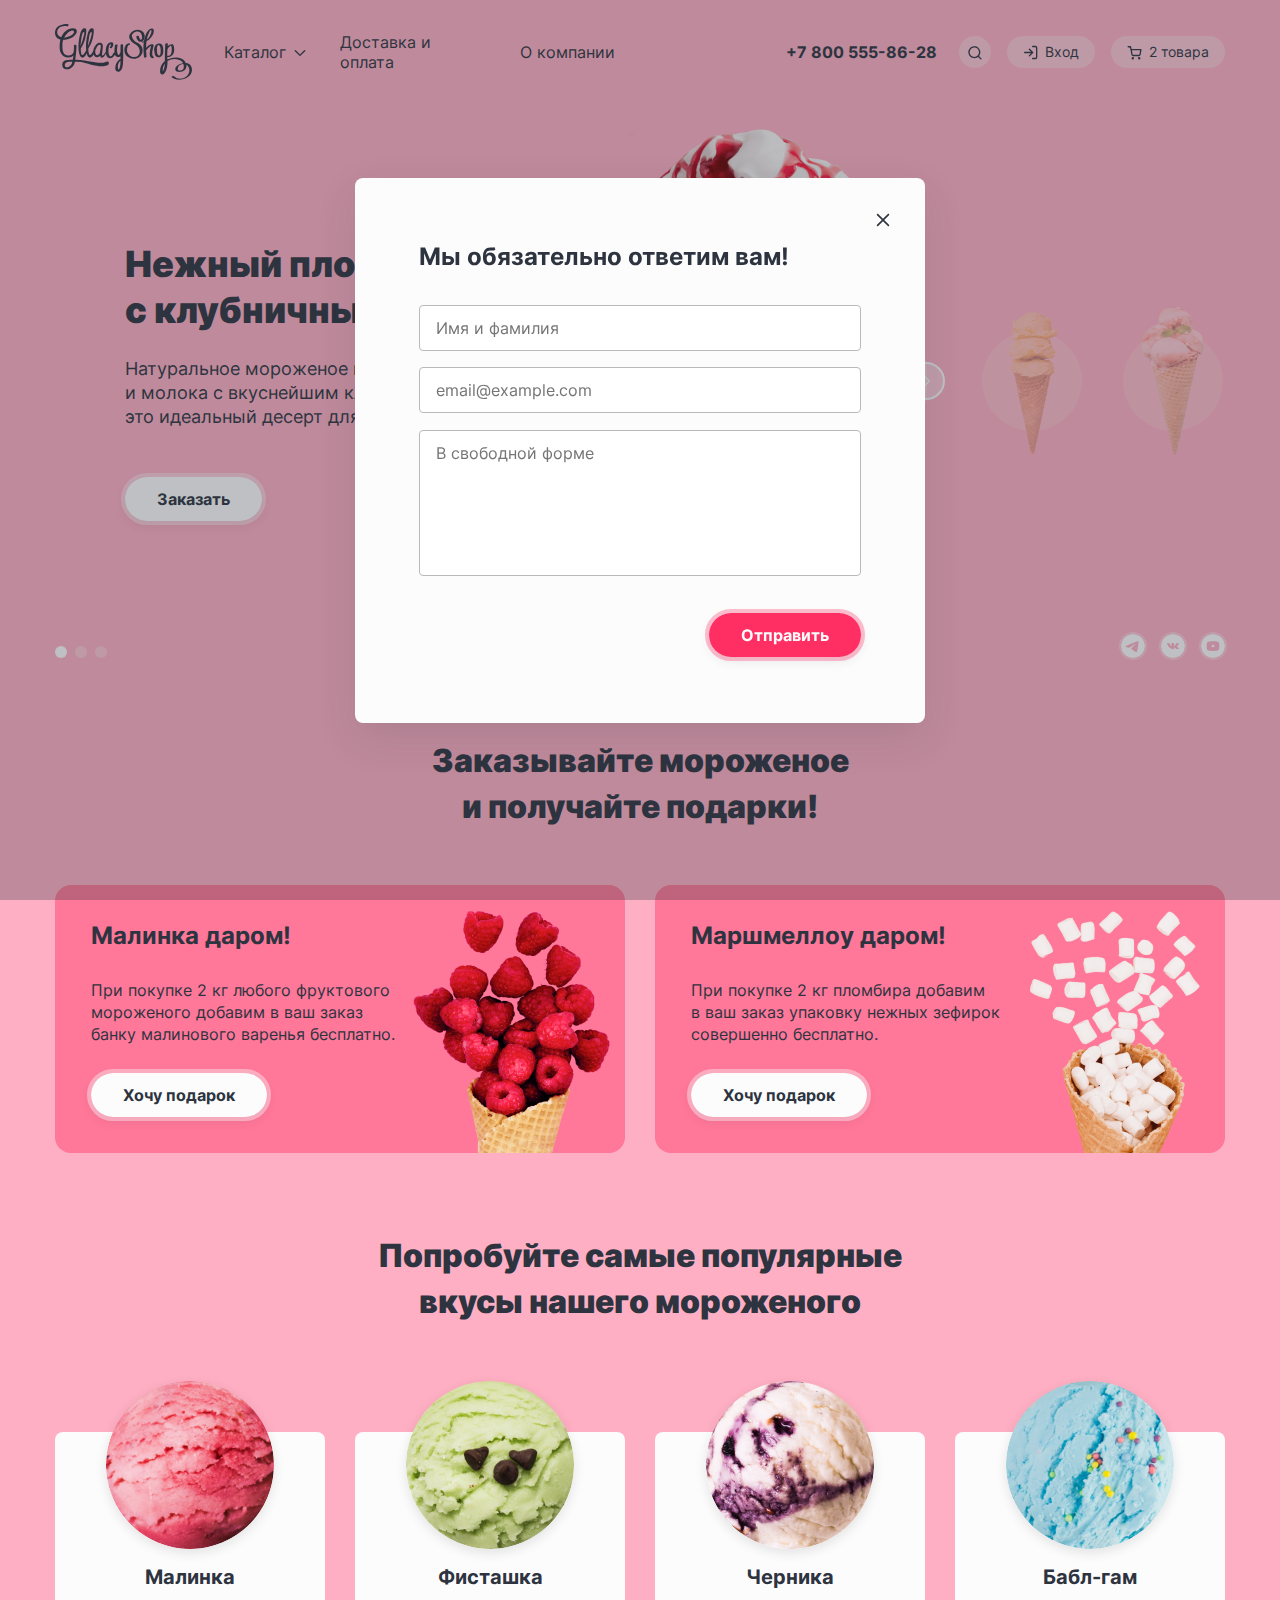
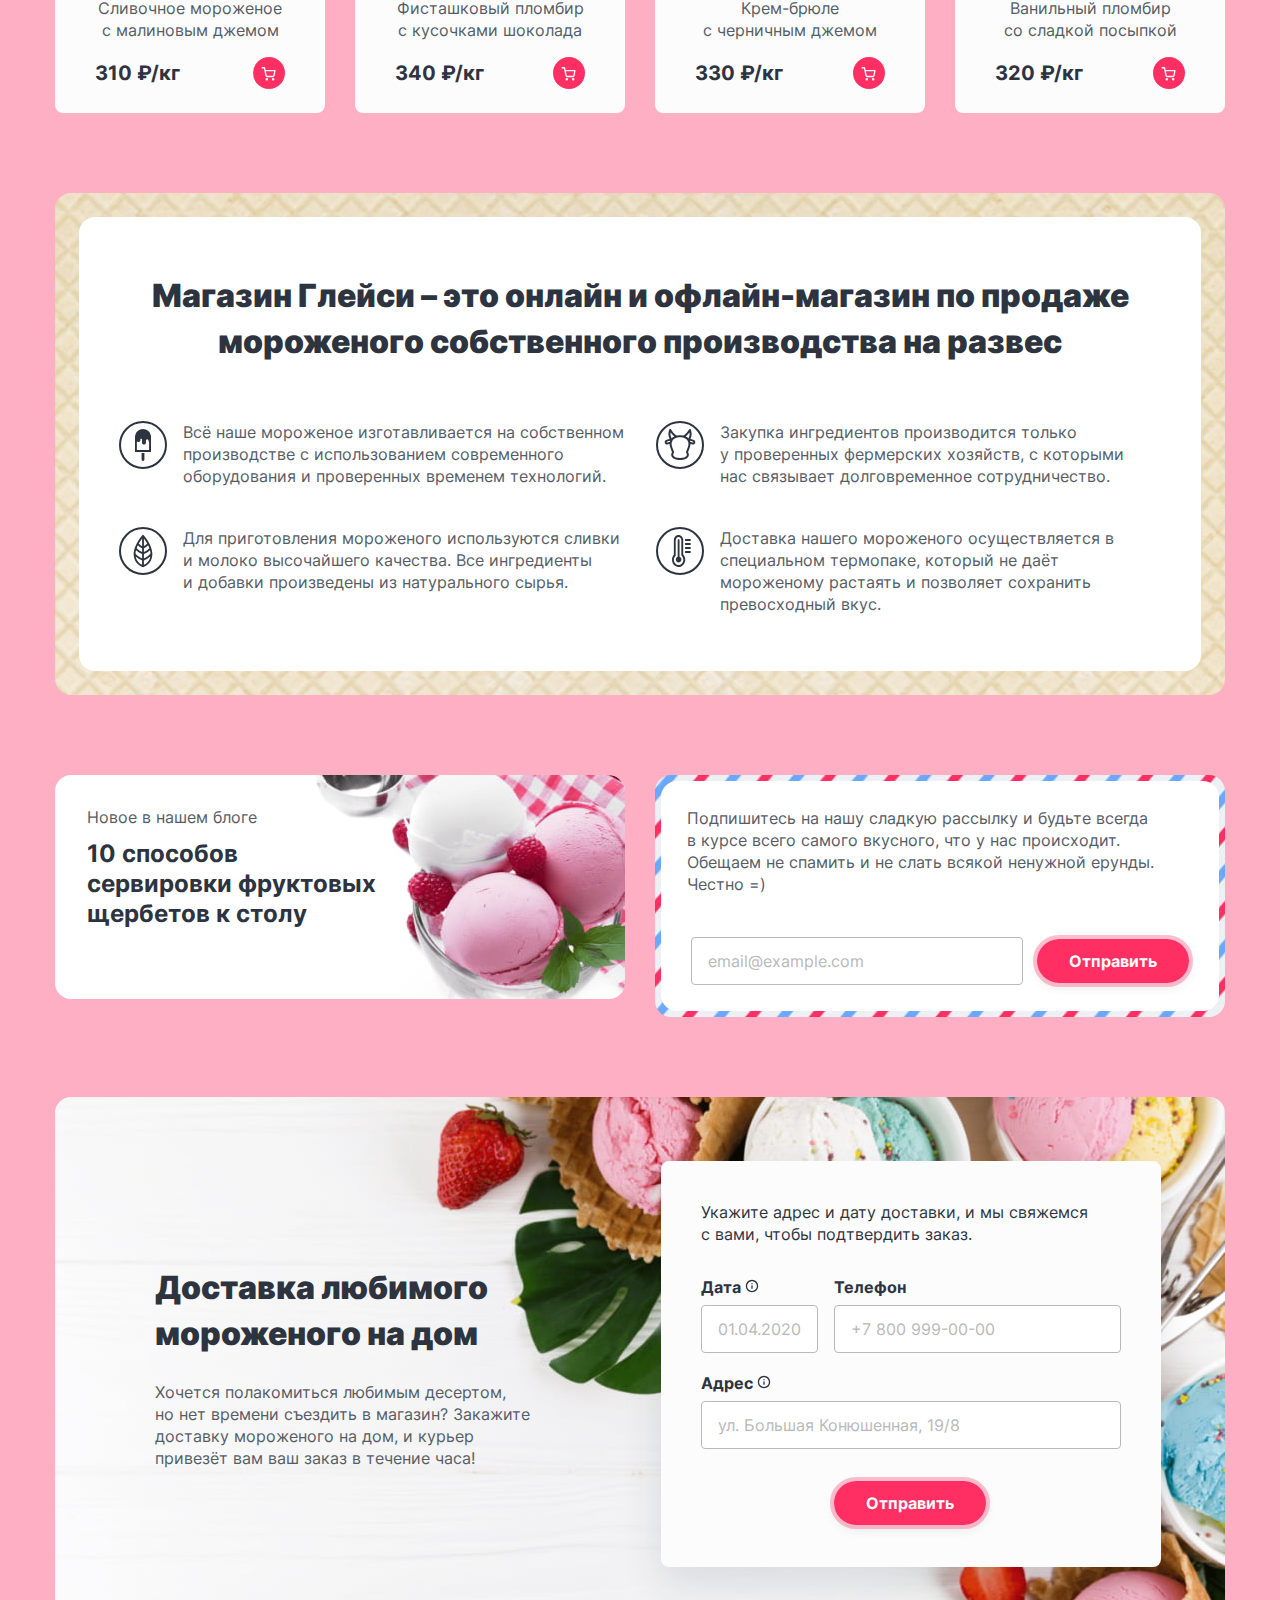
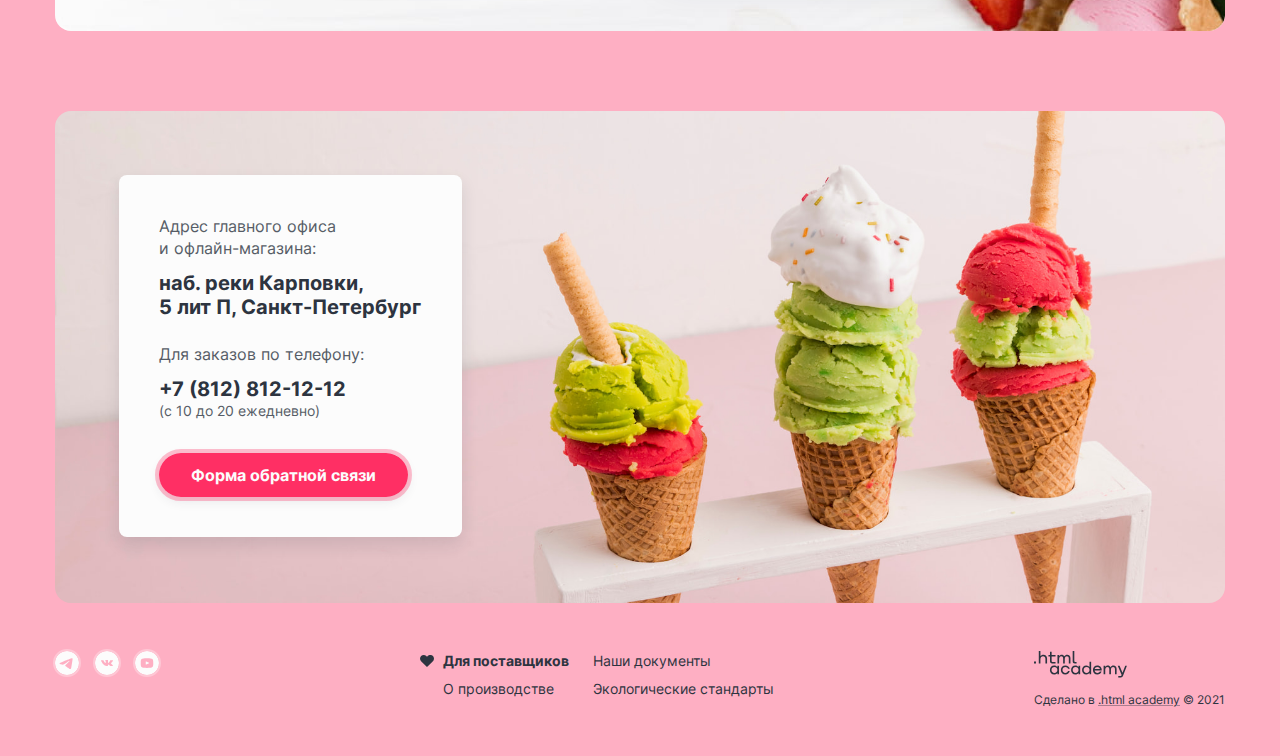
<file: modal.html>
<!DOCTYPE html>
<html lang="ru">
<head>
  <meta charset="UTF-8">
  <meta name="viewport" content="width=device-width, initial-scale=1.0">
  <title>Магазин мороженого Глейси</title>
  <link rel="stylesheet" href="styles/styles.css">
  <link rel="icon" href="favicon.ico">
  <link rel="icon" type="image/png" sizes="32x32" href="images/favicon.png">
</head>
<body>
  <div class="container">
    <header class="header">
      <nav class="navigation">
        <ul class="navigation-list">
          <li class="navigation-item">
            <a class="navigation-logo" href="#" aria-current="page">
              <img class="logo" src="images/logo.svg" width="137" height="56" alt="Логотип магазина Глейси">
            </a>
          </li>
          <li class="navigation-item navigation-catalog">
            <a class="navigation-link" href="#">Каталог
              <svg xmlns="http://www.w3.org/2000/svg" width="16" height="16" fill="none" viewBox="0 0 16 16">
                <path fill="currentColor" fill-rule="evenodd" d="M7.135 2.865a.665.665 0 1 0-.94.94l4.201 4.201-4.201 4.202a.665.665 0 0 0 .94.94l4.669-4.669.003-.002c.26-.26.26-.681 0-.94L7.135 2.864Z" clip-rule="evenodd"/>
              </svg>
            </a>
            <ul class="submenu-list">
              <li class="submenu-item">
                <a class="submenu-link submenu-link-new" href="catalog.html">Новинки</a>
              </li>
              <li class="submenu-item">
                <a class="submenu-link" href="catalog.html">Сливочное</a>
              </li>
              <li class="submenu-item">
                <a class="submenu-link" href="catalog.html">Щербеты</a>
              </li>
              <li class="submenu-item">
                <a class="submenu-link" href="catalog.html">Фруктовый лед</a>
              </li>
              <li class="submenu-item">
                <a class="submenu-link" href="catalog.html">Мелорин</a>
              </li>
            </ul>
          </li>
          <li class="navigation-item">
            <a class="navigation-link" href="#">Доставка и оплата</a>
          </li>
          <li class="navigation-item">
            <a class="navigation-link" href="#">О компании</a>
          </li>
        </ul>

        <ul class="navigation-list user-navigation">
          <li class="navigation-item">
            <a class="navigation-link navigation-phone" href="tel:+78005558628">+7 800 555-86-28</a>
          </li>
          <li class="navigation-item user-search">
            <a class="navigation-link" href="#">
              <svg width="16" height="17" viewBox="0 0 16 17" xmlns="http://www.w3.org/2000/svg">
                <svg xmlns="http://www.w3.org/2000/svg" width="16" height="17" fill="none" viewBox="0 0 16 17">
                  <path fill="currentColor" fill-rule="evenodd" d="M2.663 8.188a4.667 4.667 0 1 1 8.028 3.237.683.683 0 0 0-.123.124 4.667 4.667 0 0 1-7.904-3.361Zm8.412 4.688a6 6 0 1 1 .943-.943l2.45 2.45a.667.667 0 1 1-.943.943l-2.45-2.45Z" clip-rule="evenodd"/>
                </svg>
              </svg>
              <span class="visually-hidden">Поиск.</span>
            </a>
            <form class="user-search-popover search-form" action="https://echo.htmlacademy.ru/" method="get" role="search">
              <label class="visually-hidden" for="search">Строка поиска.</label>
              <input class="search-form-field" type="search" name="search" id="search" placeholder="Поиск по сайту">
            </form>
          </li>
          <li class="navigation-item user-login">
            <a class="navigation-link" href="#">
              <svg xmlns="http://www.w3.org/2000/svg" width="16" height="17" fill="none" viewBox="0 0 16 17" aria-hidden="true">
                <path fill="currentColor" fill-rule="evenodd" d="M9 2.525c0-.369.298-.667.667-.667h2.666a2 2 0 0 1 2 2v9.333a2 2 0 0 1-2 2H9.667a.667.667 0 1 1 0-1.333h2.666A.666.666 0 0 0 13 13.19V3.858a.666.666 0 0 0-.667-.667H9.667A.667.667 0 0 1 9 2.525ZM5.862 4.72c.26-.26.682-.26.943 0l3.329 3.329a.69.69 0 0 1 .129.177.664.664 0 0 1-.13.774l-3.328 3.33a.667.667 0 1 1-.943-.944l2.195-2.195h-6.39a.667.667 0 1 1 0-1.333h6.39L5.862 5.663a.667.667 0 0 1 0-.943Z" clip-rule="evenodd"/>
              </svg>
              <span>Вход</span>
            </a>
            <div class="user-login-popover sign-in">
              <div class="sign-in-content">
                <span class="sign-in-title">Личный кабинет</span>
                <form class="sign-in-form" action="https://echo.htmlacademy.ru/" method="post" id="sign-in">
                  <label class="visually-hidden" for="login">Логин-почта.</label>
                  <input class="sign-in-form-field" type="email" name="login" id="login" placeholder="email@example.com" value="email@example.com">
                  <label class="visually-hidden" for="password">Пароль.</label>
                  <input class="sign-in-form-field password" type="password" name="password" id="password" placeholder="Введите пароль" value="123456">
                </form>
                <div class="sign-in-bottom-wrapper">
                  <button class="sign-in-button button button-dark" type="submit" form="sign-in">Войти</button>
                  <div class="sign-in-link-wrapper">
                    <a class="sign-in-link" href="#">Забыли пароль?</a>
                    <a class="sign-in-link" href="#">Регистрация</a>
                  </div>
                </div>
              </div>
            </div>
          </li>
          <li class="navigation-item user-cart">
            <a class="navigation-link" href="#">
              <svg xmlns="http://www.w3.org/2000/svg" width="16" height="17" fill="none" viewBox="0 0 16 17" aria-hidden="true">
                <path fill="currentColor" fill-rule="evenodd" d="M1.167 2.108a.667.667 0 0 0 0 1.333h1.77l.468 2.336a.664.664 0 0 0 .011.053l.967 4.833a1.825 1.825 0 0 0 1.819 1.47h5.62a1.826 1.826 0 0 0 1.819-1.47l.001-.005.927-4.861a.667.667 0 0 0-.655-.792H4.611l-.473-2.361a.667.667 0 0 0-.654-.536H1.167Zm4.524 8.294-.813-4.064h8.23l-.775 4.067a.492.492 0 0 1-.492.395H6.183a.492.492 0 0 1-.492-.397Zm-1.134 3.961a1.246 1.246 0 1 1 2.492 0 1.246 1.246 0 0 1-2.492 0Zm6.374 0a1.246 1.246 0 1 1 2.491 0 1.246 1.246 0 0 1-2.491 0Z" clip-rule="evenodd"/>
              </svg>

              <span class="visually-hidden">Корзина.</span>

              <!-- При переключении класса user-cart-active к одному из спанов - меняется количество товаров в корзине.  -->

              <span class="user-cart-count">Нет товаров</span>
              <span class="user-cart-count user-cart-active">2 товара</span>
            </a>

            <!-- При переключении класса user-cart-active к одному из дивов-поповеров - меняется содержимое поповера (для корзины с товарами и пустой).  -->

            <div class="user-cart-popover user-cart-active cart">
              <div class="cart-content">
                <span class="cart-title">Корзина</span>

                <ul class="cart-list">
                  <li class="cart-item">
                    <a class="cart-link cart-img-wrapper" href="#">
                      <img class="cart-img" src="images/catalog/product-1.png" width="46" height="46" alt="Фотография товара: Мороженое малинка.">
                    </a>

                    <div class="cart-product-info">
                      <a class="cart-link" href="#">
                        <p class="cart-product-title">Малинка</p>
                      </a>
                      <span class="cart-product-weight">1 кг х 310 ₽</span>
                    </div>

                    <span class="cart-product-price">310 ₽</span>
                    <button class="cart-delete-button" type="button">
                      <span class="visually-hidden">Удалить товар из корзины.</span>
                    </button>
                  </li>
                  <li class="cart-item">
                    <a class="cart-link cart-img-wrapper" href="#">
                      <img class="cart-img" src="images/catalog/product-4.png" width="46" height="46" alt="Фотография товара: Мороженое Бабл-гам.">
                    </a>

                    <div class="cart-product-info">
                      <a class="cart-link" href="#">
                        <p class="cart-product-title">Бабл-гам</p>
                      </a>
                      <span class="cart-product-weight">1,5 кг х 320 ₽</span>
                    </div>

                    <span class="cart-product-price">480 ₽</span>
                    <button class="cart-delete-button" type="button">
                      <span class="visually-hidden">Удалить товар из корзины.</span>
                    </button>
                  </li>
                </ul>
                <div class="cart-bottom-wrapper">
                  <button class="cart-button button button-dark" type="submit">Оформить заказ</button>
                  <p class="cart-total-price">Итого: 790 ₽</p>
                </div>
              </div>
            </div>
            <div class="user-cart-popover cart empty">
              <span class="cart-title cart-title-empty">Ваша корзина пока пуста</span>
            </div>
          </li>
        </ul>
      </nav>
    </header>

    <main class="main">
      <h1 class="visually-hidden">Магазин мороженого Глейси.</h1>

      <section class="slider">
        <h2 class="visually-hidden">Лучшие предложения.</h2>

        <ol class="slider-list">
          <li class="slider-item slider-item-current">
            <div class="slider-text-container">
              <h3 class="slider-title">Нежный пломбир с&nbsp;клубничным джемом</h3>
              <p class="slider-description">Натуральное мороженое из свежих сливок и&nbsp;молока с вкуснейшим клубничным джемом – это&nbsp;идеальный десерт для всей семьи.</p>
              <a class="slider-button-order button" href="#order">Заказать</a>
            </div>
            <div class="slider-image-container">
              <div class="slider-image-wrapper">
                <img class="slider-image" src="images/slider/slide-1.png" width="329" height="507" alt="Фото пломбира с клубничным джемом.">
              </div>
              <div class="slider-button-wrapper">
                <button class="slider-button slider-prev" type="button">
                  <svg xmlns="http://www.w3.org/2000/svg" width="16" height="16" fill="currentColor" viewBox="0 0 16 16" aria-hidden="true">
                    <path fill-rule="evenodd" d="M7.135 2.865a.665.665 0 1 0-.94.94l4.201 4.201-4.201 4.202a.665.665 0 0 0 .94.94l4.669-4.669.003-.002c.26-.26.26-.681 0-.94L7.135 2.864Z" clip-rule="evenodd"/>
                  </svg>
                  <span class="visually-hidden">Предыдущий слайд.</span>
                </button>
                <button class="slider-button slider-next" type="button">
                  <svg xmlns="http://www.w3.org/2000/svg" width="16" height="16" fill="currentColor" viewBox="0 0 16 16" aria-hidden="true">
                    <path fill-rule="evenodd" d="M7.135 2.865a.665.665 0 1 0-.94.94l4.201 4.201-4.201 4.202a.665.665 0 0 0 .94.94l4.669-4.669.003-.002c.26-.26.26-.681 0-.94L7.135 2.864Z" clip-rule="evenodd"/>
                  </svg>
                  <span class="visually-hidden">Следующий слайд.</span>
                </button>
              </div>
            </div>
            <ol class="product-list">
              <li class="product-item">
                <div class="product-image-wrapper">
                  <img class="product-image" src="images/slider/slide-2.png" width="66" height="150" alt="Фото сливочного мороженого со вкусом банана.">
                </div>
              </li>
              <li class="product-item">
                <div class="product-image-wrapper">
                  <img class="product-image" src="images/slider/slide-3.png" width="66" height="150" alt="Фото карамельного пломбира с маршмеллоу.">
                </div>
              </li>
            </ol>
          </li>
          <li class="slider-item">
            <div class="slider-text-container">
              <h3 class="slider-title">Сливочное мороженое со вкусом банана</h3>
              <p class="slider-description">Сливочное мороженое с ярким банановым <br>вкусом подарит вам свежесть и наслаждение <br>даже в самый жаркий летний день.</p>
              <a class="slider-button-order button" href="#order">Заказать</a>
            </div>
            <div class="slider-image-container">
              <div class="slider-image-wrapper">
                <img class="slider-image" src="images/slider/slide-2.png" width="312" height="507" alt="Фото сливочного мороженого со вкусом банана.">
              </div>
              <div class="slider-button-wrapper">
                <button class="slider-button slider-prev" type="button">
                  <svg xmlns="http://www.w3.org/2000/svg" width="16" height="16" fill="none" viewBox="0 0 16 16" aria-hidden="true">
                    <path fill-rule="evenodd" d="M7.135 2.865a.665.665 0 1 0-.94.94l4.201 4.201-4.201 4.202a.665.665 0 0 0 .94.94l4.669-4.669.003-.002c.26-.26.26-.681 0-.94L7.135 2.864Z" clip-rule="evenodd"/>
                  </svg>
                  <span class="visually-hidden">Предыдущий слайд.</span>
                </button>
                <button class="slider-button slider-next" type="button">
                  <svg xmlns="http://www.w3.org/2000/svg" width="16" height="16" fill="none" viewBox="0 0 16 16" aria-hidden="true">
                    <path fill-rule="evenodd" d="M7.135 2.865a.665.665 0 1 0-.94.94l4.201 4.201-4.201 4.202a.665.665 0 0 0 .94.94l4.669-4.669.003-.002c.26-.26.26-.681 0-.94L7.135 2.864Z" clip-rule="evenodd"/>
                  </svg>
                  <span class="visually-hidden">Следующий слайд.</span>
                </button>
              </div>
            </div>
            <ol class="product-list">
              <li class="product-item">
                <div class="product-image-wrapper">
                  <img class="product-image" src="images/slider/slide-3.png" width="66" height="150" alt="Фото карамельного пломбира с маршмеллоу.">
                </div>
              </li>
              <li class="product-item">
                <div class="product-image-wrapper">
                  <img class="product-image" src="images/slider/slide-1.png" width="66" height="150" alt="Фото пломбира с клубничным джемом.">
                </div>
              </li>
            </ol>
          </li>
          <li class="slider-item">
            <div class="slider-text-container">
              <h3 class="slider-title">Карамельный пломбир с&nbsp;маршмеллоу</h3>
              <p class="slider-description">Необычный сладкий десерт с карамельным топпингом и кусочками зефира завоюет <br>сердца сладкоежек всех возрастов.</p>
              <a class="slider-button-order button" href="#order">Заказать</a>
            </div>
            <div class="slider-image-container">
              <div class="slider-image-wrapper">
                <img class="slider-image" src="images/slider/slide-3.png" width="350" height="507" alt="Фото карамельного пломбира с маршмеллоу.">
              </div>
              <div class="slider-button-wrapper">
                <button class="slider-button slider-prev" type="button">
                  <svg xmlns="http://www.w3.org/2000/svg" width="16" height="16" fill="none" viewBox="0 0 16 16" aria-hidden="true">
                    <path fill-rule="evenodd" d="M7.135 2.865a.665.665 0 1 0-.94.94l4.201 4.201-4.201 4.202a.665.665 0 0 0 .94.94l4.669-4.669.003-.002c.26-.26.26-.681 0-.94L7.135 2.864Z" clip-rule="evenodd"/>
                  </svg>
                  <span class="visually-hidden">Предыдущий слайд.</span>
                </button>
                <button class="slider-button slider-next" type="button">
                  <svg xmlns="http://www.w3.org/2000/svg" width="16" height="16" fill="none" viewBox="0 0 16 16" aria-hidden="true">
                    <path fill-rule="evenodd" d="M7.135 2.865a.665.665 0 1 0-.94.94l4.201 4.201-4.201 4.202a.665.665 0 0 0 .94.94l4.669-4.669.003-.002c.26-.26.26-.681 0-.94L7.135 2.864Z" clip-rule="evenodd"/>
                  </svg>
                  <span class="visually-hidden">Следующий слайд.</span>
                </button>
              </div>
            </div>
            <ol class="product-list">
              <li class="product-item">
                <div class="product-image-wrapper">
                  <img class="product-image" src="images/slider/slide-1.png" width="66" height="150" alt="Фото пломбира с клубничным джемом.">
                </div>
              </li>
              <li class="product-item">
                <div class="product-image-wrapper">
                  <img class="product-image" src="images/slider/slide-2.png" width="66" height="150" alt="Фото сливочного мороженого со вкусом банана.">
                </div>
              </li>
            </ol>
          </li>
        </ol>

        <div class="slider-bottom">
          <ol class="slider-control">
            <li class="slider-control-item">
              <button class="slider-control-button slider-control-button-current" type="button">
                <span class="visually-hidden">Первый слайд.</span>
              </button>
            </li>
            <li class="slider-control-item">
              <button class="slider-control-button" type="button">
                <span class="visually-hidden">Второй слайд.</span>
              </button>
            </li>
            <li class="slider-control-item">
              <button class="slider-control-button" type="button">
                <span class="visually-hidden">Третий слайд.</span>
              </button>
            </li>
          </ol>

          <ul class="social-list social-list-slider">
            <li class="social-item">
              <a class="social-link social-telegram" href="https://t.me/htmlacademy">
                <span class="visually-hidden">Телеграм.</span>
              </a>
            </li>
            <li class="social-item">
              <a class="social-link social-vk" href="https://vk.com/htmlacademy">
                <span class="visually-hidden">Вконтакте.</span>
              </a>
            </li>
            <li class="social-item">
              <a class="social-link social-youtube" href="https://www.youtube.com/user/htmlacademyru" aria-hidden="true">
                <span class="visually-hidden">Ютуб.</span>
              </a>
            </li>
          </ul>
        </div>
      </section>

      <section class="present">
        <h2 class="present-title title">Заказывайте мороженое и&nbsp;получайте подарки!</h2>

        <ul class="present-list">
          <li class="present-item present-raspberry">
            <h3 class="present-subtitle">Малинка даром!</h3>
            <p class="present-description">При покупке 2 кг любого фруктового мороженого добавим в ваш заказ банку малинового варенья бесплатно.</p>
            <a class="present-button button" href="#">Хочу подарок</a>
          </li>
          <li class="present-item present-marshmallow">
            <h3 class="present-subtitle">Маршмеллоу даром!</h3>
            <p class="present-description">При покупке 2 кг пломбира добавим в&nbsp;ваш заказ упаковку нежных зефирок совершенно бесплатно.</p>
            <a class="present-button button" href="#">Хочу подарок</a>
          </li>
        </ul>
      </section>

      <section class="popular">
        <h2 class="popular-title title">Попробуйте самые популярные вкусы нашего мороженого</h2>

        <ul class="popular-list product">
          <li class="product-card">
            <a class="product-link" href="#">
              <div class="product-img-wrapper">
                <img class="product-img" src="images/catalog/product-1.png" width="168" height="168" alt="Фотография мороженого">
              </div>
              <h3 class="product-subtitle">Малинка</h3>
            </a>
            <p class="product-description">Сливочное мороженое с&nbsp;малиновым джемом</p>
            <div class="product-price-wrapper">
              <span class="product-price">310 ₽/кг</span>
              <a class="product-button" href="#">
                <svg xmlns="http://www.w3.org/2000/svg" width="16" height="17" fill="none" viewBox="0 0 16 17">
                  <path fill="currentColor" fill-rule="evenodd" d="M1.167 2.108a.667.667 0 0 0 0 1.333h1.77l.468 2.336a.664.664 0 0 0 .011.053l.967 4.833a1.825 1.825 0 0 0 1.819 1.47h5.62a1.826 1.826 0 0 0 1.819-1.47l.001-.005.927-4.861a.667.667 0 0 0-.655-.792H4.611l-.473-2.361a.667.667 0 0 0-.654-.536H1.167Zm4.524 8.294-.813-4.064h8.23l-.775 4.067a.492.492 0 0 1-.492.395H6.183a.492.492 0 0 1-.492-.397Zm-1.134 3.961a1.246 1.246 0 1 1 2.492 0 1.246 1.246 0 0 1-2.492 0Zm6.374 0a1.246 1.246 0 1 1 2.491 0 1.246 1.246 0 0 1-2.491 0Z" clip-rule="evenodd"/>
                </svg>
                <span class="visually-hidden">Добавить в корзину.</span>
              </a>
            </div>
          </li>
          <li class="product-card">
            <a class="product-link" href="#">
              <div class="product-img-wrapper">
                <img class="product-img" src="images/catalog/product-2.png" width="168" height="168" alt="Фотография мороженого">
              </div>
              <h3 class="product-subtitle">Фисташка</h3>
            </a>
            <p class="product-description">Фисташковый пломбир с&nbsp;кусочками шоколада</p>
            <div class="product-price-wrapper">
              <span class="product-price">340 ₽/кг</span>
              <a class="product-button" href="#">
                <svg xmlns="http://www.w3.org/2000/svg" width="16" height="17" fill="none" viewBox="0 0 16 17">
                  <path fill="currentColor" fill-rule="evenodd" d="M1.167 2.108a.667.667 0 0 0 0 1.333h1.77l.468 2.336a.664.664 0 0 0 .011.053l.967 4.833a1.825 1.825 0 0 0 1.819 1.47h5.62a1.826 1.826 0 0 0 1.819-1.47l.001-.005.927-4.861a.667.667 0 0 0-.655-.792H4.611l-.473-2.361a.667.667 0 0 0-.654-.536H1.167Zm4.524 8.294-.813-4.064h8.23l-.775 4.067a.492.492 0 0 1-.492.395H6.183a.492.492 0 0 1-.492-.397Zm-1.134 3.961a1.246 1.246 0 1 1 2.492 0 1.246 1.246 0 0 1-2.492 0Zm6.374 0a1.246 1.246 0 1 1 2.491 0 1.246 1.246 0 0 1-2.491 0Z" clip-rule="evenodd"/>
                </svg>
                <span class="visually-hidden">Добавить в корзину.</span>
              </a>
            </div>
          </li>
          <li class="product-card">
            <a class="product-link" href="#">
              <div class="product-img-wrapper">
                <img class="product-img" src="images/catalog/product-3.png" width="168" height="168" alt="Фотография мороженого">
              </div>
              <h3 class="product-subtitle">Черника</h3>
            </a>
            <p class="product-description">Крем-брюле с&nbsp;черничным джемом</p>
            <div class="product-price-wrapper">
              <span class="product-price">330 ₽/кг</span>
              <a class="product-button" href="#">
                <svg xmlns="http://www.w3.org/2000/svg" width="16" height="17" fill="none" viewBox="0 0 16 17">
                  <path fill="currentColor" fill-rule="evenodd" d="M1.167 2.108a.667.667 0 0 0 0 1.333h1.77l.468 2.336a.664.664 0 0 0 .011.053l.967 4.833a1.825 1.825 0 0 0 1.819 1.47h5.62a1.826 1.826 0 0 0 1.819-1.47l.001-.005.927-4.861a.667.667 0 0 0-.655-.792H4.611l-.473-2.361a.667.667 0 0 0-.654-.536H1.167Zm4.524 8.294-.813-4.064h8.23l-.775 4.067a.492.492 0 0 1-.492.395H6.183a.492.492 0 0 1-.492-.397Zm-1.134 3.961a1.246 1.246 0 1 1 2.492 0 1.246 1.246 0 0 1-2.492 0Zm6.374 0a1.246 1.246 0 1 1 2.491 0 1.246 1.246 0 0 1-2.491 0Z" clip-rule="evenodd"/>
                </svg>
                <span class="visually-hidden">Добавить в корзину.</span>
              </a>
            </div>
          </li>
          <li class="product-card">
            <a class="product-link" href="#">
              <div class="product-img-wrapper">
                <img class="product-img" src="images/catalog/product-4.png" width="168" height="168" alt="Фотография мороженого">
              </div>
              <h3 class="product-subtitle">Бабл-гам</h3>
            </a>
            <p class="product-description">Ванильный пломбир со&nbsp;сладкой посыпкой</p>
            <div class="product-price-wrapper">
              <span class="product-price">320 ₽/кг</span>
              <a class="product-button" href="#">
                <svg xmlns="http://www.w3.org/2000/svg" width="16" height="17" fill="none" viewBox="0 0 16 17">
                  <path fill="currentColor" fill-rule="evenodd" d="M1.167 2.108a.667.667 0 0 0 0 1.333h1.77l.468 2.336a.664.664 0 0 0 .011.053l.967 4.833a1.825 1.825 0 0 0 1.819 1.47h5.62a1.826 1.826 0 0 0 1.819-1.47l.001-.005.927-4.861a.667.667 0 0 0-.655-.792H4.611l-.473-2.361a.667.667 0 0 0-.654-.536H1.167Zm4.524 8.294-.813-4.064h8.23l-.775 4.067a.492.492 0 0 1-.492.395H6.183a.492.492 0 0 1-.492-.397Zm-1.134 3.961a1.246 1.246 0 1 1 2.492 0 1.246 1.246 0 0 1-2.492 0Zm6.374 0a1.246 1.246 0 1 1 2.491 0 1.246 1.246 0 0 1-2.491 0Z" clip-rule="evenodd"/>
                </svg>
                <span class="visually-hidden">Добавить в корзину.</span>
              </a>
            </div>
          </li>
        </ul>
      </section>

      <section class="about">
        <h2 class="visually-hidden">О нас.</h2>

        <div class="about-wrapper">
          <p class="about-title title">Магазин Глейси – это онлайн и офлайн-магазин по продаже мороженого собственного производства на развес</p>
          <ul class="about-list">
            <li class="about-item">Всё наше мороженое изготавливается на собственном производстве с использованием современного оборудования и проверенных временем технологий.</li>
            <li class="about-item">Закупка ингредиентов производится только у&nbsp;проверенных фермерских хозяйств, с которыми нас&nbsp;связывает долговременное сотрудничество.</li>
            <li class="about-item">Для приготовления мороженого используются сливки и молоко высочайшего качества. Все ингредиенты и&nbsp;добавки произведены из натурального сырья.</li>
            <li class="about-item">Доставка нашего мороженого осуществляется в специальном термопаке, который не даёт мороженому растаять и позволяет сохранить превосходный вкус.</li>
          </ul>
        </div>
      </section>

      <div class="blog-subscribe-wrapper">
        <article class="blog">
          <p class="blog-notice">Новое в нашем блоге</p>
          <a class="blog-link" href="#">
            <h2 class="blog-title">10 способов сервировки фруктовых щербетов к&nbsp;столу</h2>
          </a>
        </article>

        <section class="subscribe">
          <h2 class="visually-hidden">Подписка на рассылку.</h2>

          <div class="subscribe-wrapper">
            <p class="subscribe-description">Подпишитесь на нашу сладкую рассылку и будьте всегда в&nbsp;курсе всего самого вкусного, что у нас происходит. Обещаем не спамить и не слать всякой ненужной ерунды. Честно =)</p>
            <form class="subscribe-form" action="https://echo.htmlacademy.ru/" method="post">
              <input class="subscribe-email" type="email" name="subscribe-email" placeholder="email@example.com">
              <button class="subscribe-button button button-dark" type="submit">Отправить</button>
            </form>
          </div>
        </section>
      </div>

      <section class="delivery">
        <div class="delivery-text-wrapper">
          <h2 class="delivery-title title">Доставка любимого мороженого на дом</h2>
          <p class="delivery-description">Хочется полакомиться любимым десертом, но&nbsp;нет времени съездить в магазин? Закажите доставку мороженого на дом, и курьер привезёт вам ваш заказ в течение часа!</p>
        </div>

        <form class="delivery-form" action="https://echo.htmlacademy.ru/" method="post" id="order">
            <p class="delivery-text">Укажите адрес и дату доставки, и мы свяжемся с&nbsp;вами, чтобы подтвердить заказ.</p>
            <div class="field-group delivery-form-date">
              <div class="delivery-form-label">
                <label class="delivery-form-label" for="date">Дата</label>
                <span class="tooltip">
                  <button class="tooltip-toggle" type="button" aria-labelledby="tooltip-date"></button>
                  <span class="tooltip-text" role="tooltip" id="tooltip-date">Введите желаемую дату доставки, и мы свяжемся с вами, чтобы уточнить время.</span>
                </span>
              </div>
              <input class="delivery-form-field" type="text" id="date" name="date" placeholder="01.04.2020">
            </div>
            <div class="field-group delivery-form-phone">
              <label class="delivery-form-label" for="phone">Телефон</label>
              <input class="delivery-form-field" type="tel" id="phone" name="phone" placeholder="+7 800 999-00-00">
            </div>
            <div class="field-group delivery-form-address">
              <div class="delivery-form-label">
                <label class="delivery-form-label" for="address">Адрес</label>
                <span class="tooltip">
                  <button class="tooltip-toggle" type="button" aria-labelledby="tooltip-address"></button>
                  <span class="tooltip-text" role="tooltip" id="tooltip-address">Введите название улицы, дома и квартиры</span>
                </span>
              </div>
              <input class="delivery-form-field" type="text" id="address" name="address" placeholder="ул. Большая Конюшенная, 19/8">
            </div>
            <button class="delivery-button button button-dark" type="submit">Отправить</button>
        </form>
      </section>

      <section class="contacts">
        <h2 class="visually-hidden">Контакты.</h2>

        <div class="contacts-wrapper">
          <address class="contacts-address">
            <p class="contacts-text">Адрес главного офиса <br>и офлайн-магазина:</p>
            <p class="contacts-location">наб. реки Карповки, <br>5 лит П, Санкт-Петербург</p>
            <p class="contacts-text">Для заказов по телефону:</p>
            <a class="contacts-phone" href="tel:+78128121212">+7 (812) 812-12-12</a>
            <p class="contacts-time">(с 10 до 20 ежедневно)</p>
          </address>
          <a class="contacts-button button button-dark" href="modal.html">Форма обратной связи</a>
        </div>
      </section>
    </main>

    <footer class="footer">
      <h2 class="visually-hidden">Контакты и меню.</h2>

      <ul class="social-list">
        <li class="social-item">
          <a class="social-link social-telegram" href="https://t.me/htmlacademy">
            <span class="visually-hidden">Телеграм.</span>
          </a>
        </li>
        <li class="social-item">
          <a class="social-link social-vk" href="https://vk.com/htmlacademy">
            <span class="visually-hidden">Вконтакте.</span>
          </a>
        </li>
        <li class="social-item">
          <a class="social-link social-youtube" href="https://www.youtube.com/user/htmlacademyru">
            <span class="visually-hidden">Ютуб.</span>
          </a>
        </li>
      </ul>

      <ul class="footer-navigation-list">
        <li class="footer-navigation-item">
          <a class="footer-navigation-link link-provider" href="#">Для поставщиков</a>
        </li>
        <li class="footer-navigation-item">
          <a class="footer-navigation-link" href="#">Наши документы</a>
        </li>
        <li class="footer-navigation-item">
          <a class="footer-navigation-link" href="#">О производстве</a>
        </li>
        <li class="footer-navigation-item">
          <a class="footer-navigation-link" href="#">Экологические стандарты</a>
        </li>
      </ul>

      <div class="developer-wrapper">
        <a class="developer-logo" href="https://htmlacademy.ru/">
          <span class="visually-hidden">Ссылка на страницу разработчика - HTMLAcademy.</span>
        </a>

        <p class="developer-text">Сделано в <a class="developer-link" href="https://htmlacademy.ru/">.html academy</a> © 2021</p>
      </div>
    </footer>

    <!-- Чтобы скрыть модальное окно, нужно добавить класс modal-container-close -->

    <div class="modal-container">
      <div class="modal">
        <h2 class="modal-title">Мы обязательно ответим вам!</h2>

        <button class="modal-close-button" type="button">
          <span class="visually-hidden">Закрыть</span>
        </button>

        <form class="feedback-form" action="https://echo.htmlacademy.ru/" method="post" id="feedback">
          <label>
            <span class="visually-hidden">Введите имя и фамилию.</span>
            <input class="feedback-form-field" type="text" name="name" placeholder="Имя и фамилия">
          </label>

          <label>
            <span class="visually-hidden">Введите почту.</span>
            <input class="feedback-form-field" type="email" name="email" placeholder="email@example.com">
          </label>

          <label>
            <span class="visually-hidden">Введите текст</span>
            <textarea class="feedback-form-field feedback-message" name="message" placeholder="В свободной форме" rows="6"></textarea>
          </label>
        </form>

        <button class="feedback-button button button-dark" type="submit" form="feedback">Отправить</button>

      </div>
    </div>
  </div>
</body>
</html>
</file>
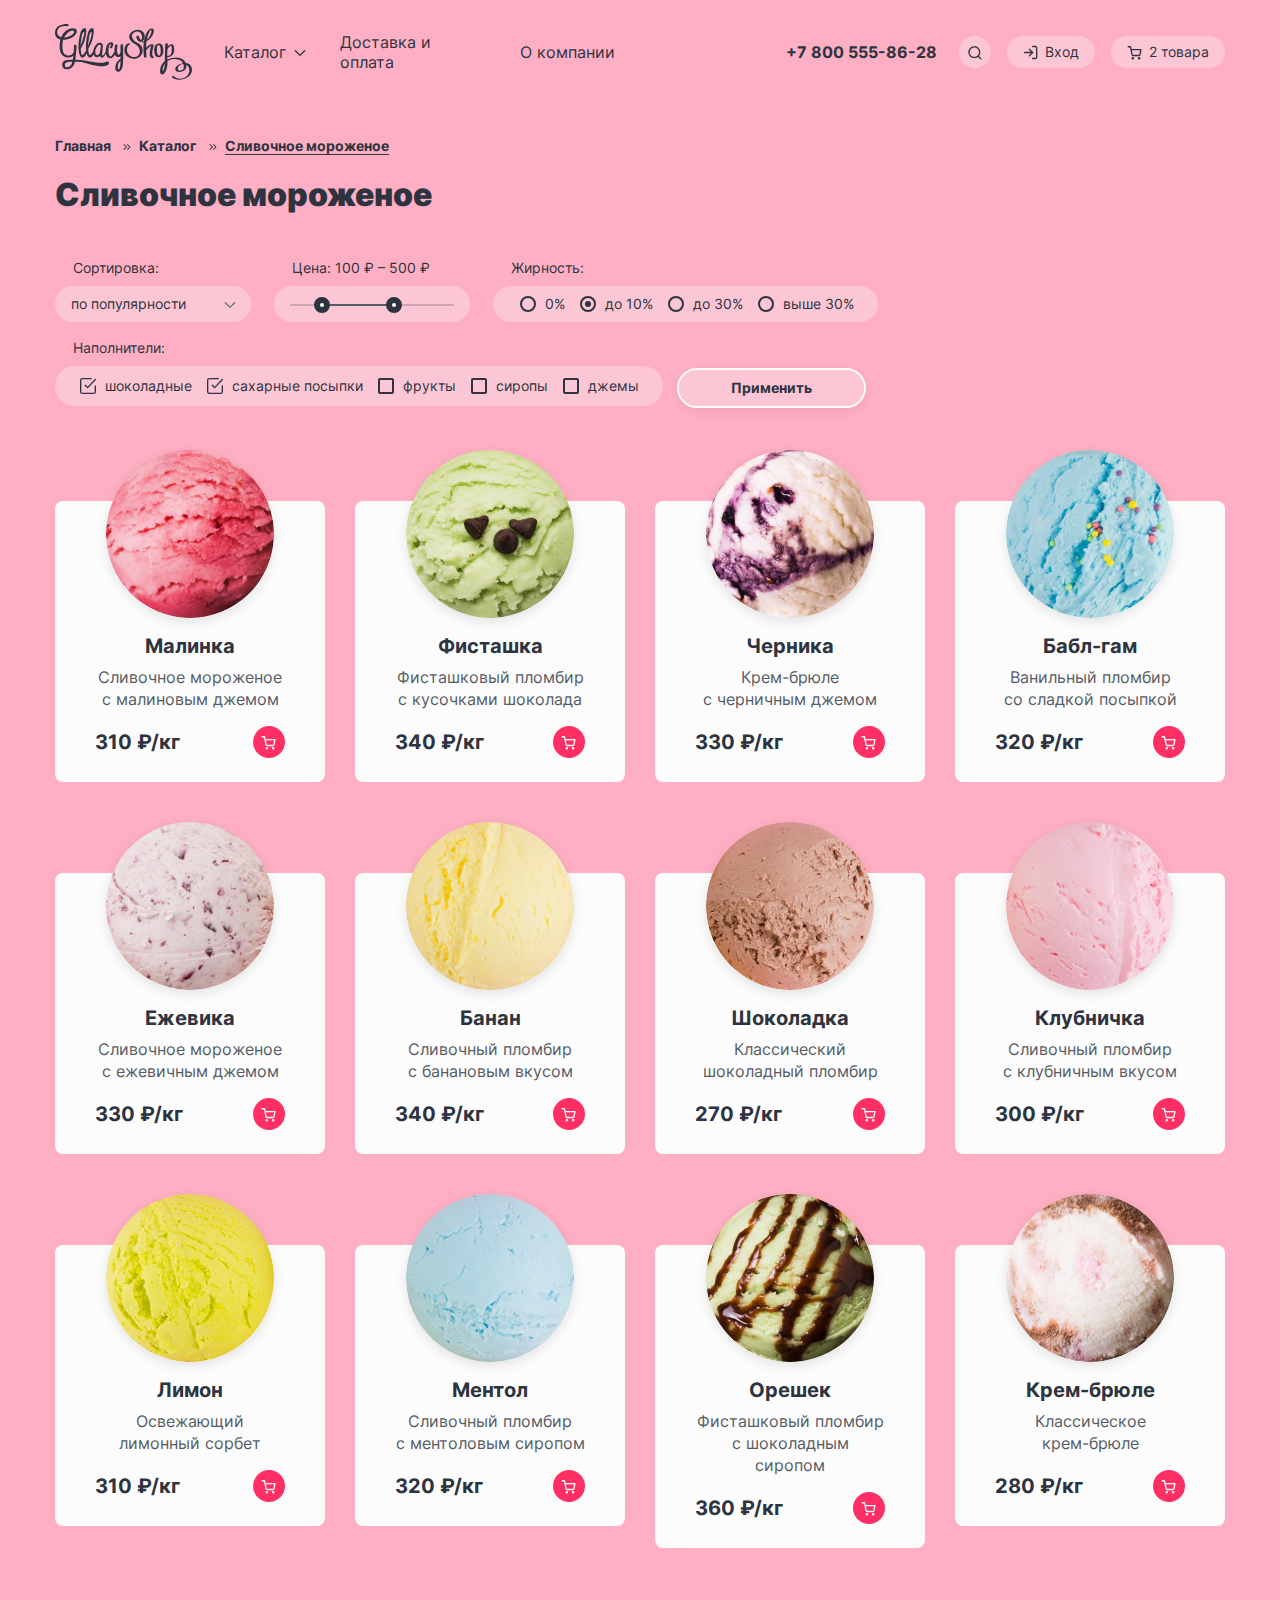
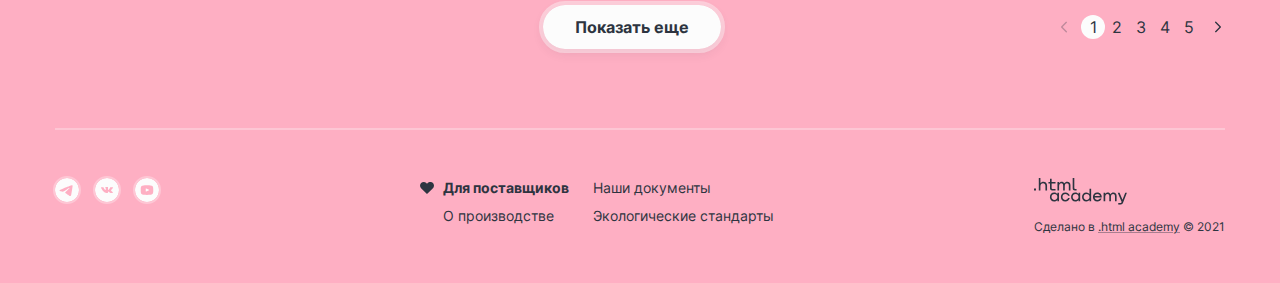
<file: master/catalog.html>
<!DOCTYPE html>
<html lang="ru">
<head>
  <meta charset="UTF-8">
  <meta name="viewport" content="width=device-width, initial-scale=1.0">
  <title>Магазин мороженого Глейси</title>
  <link rel="stylesheet" href="styles/styles.css">
  <link rel="icon" href="favicon.ico">
  <link rel="icon" type="image/png" sizes="32x32" href="images/favicon.png">
  <base href="https://htmlacademy-htmlcss.github.io/2003059-gllacy-37/master/">
</head>
<body>
  <div class="container">
    <header class="header">
      <nav class="navigation">
        <ul class="navigation-list">
          <li class="navigation-item">
            <a class="navigation-logo" href="index.html">
              <img class="logo" src="images/logo.svg" width="137" height="56" alt="Логотип магазина Глейси">
            </a>
          </li>
          <li class="navigation-item navigation-catalog">
            <a class="navigation-link" href="#">Каталог
              <svg xmlns="http://www.w3.org/2000/svg" width="16" height="16" fill="none" viewBox="0 0 16 16">
                <path fill="currentColor" fill-rule="evenodd" d="M7.135 2.865a.665.665 0 1 0-.94.94l4.201 4.201-4.201 4.202a.665.665 0 0 0 .94.94l4.669-4.669.003-.002c.26-.26.26-.681 0-.94L7.135 2.864Z" clip-rule="evenodd"/>
              </svg>
            </a>
            <ul class="submenu-list">
              <li class="submenu-item">
                <a class="submenu-link submenu-link-new" href="catalog.html">Новинки</a>
              </li>
              <li class="submenu-item">
                <a class="submenu-link" href="catalog.html" aria-current="page">Сливочное</a>
              </li>
              <li class="submenu-item">
                <a class="submenu-link" href="catalog.html">Щербеты</a>
              </li>
              <li class="submenu-item">
                <a class="submenu-link" href="catalog.html">Фруктовый лед</a>
              </li>
              <li class="submenu-item">
                <a class="submenu-link" href="catalog.html">Мелорин</a>
              </li>
            </ul>
          </li>
          <li class="navigation-item">
            <a class="navigation-link" href="#">Доставка и оплата</a>
          </li>
          <li class="navigation-item">
            <a class="navigation-link" href="#">О компании</a>
          </li>
        </ul>

        <ul class="navigation-list user-navigation">
          <li class="navigation-item">
            <a class="navigation-link navigation-phone" href="tel:+78005558628">+7 800 555-86-28</a>
          </li>
          <li class="navigation-item user-search">
            <a class="navigation-link" href="#">
              <svg width="16" height="17" viewBox="0 0 16 17" xmlns="http://www.w3.org/2000/svg">
                <svg xmlns="http://www.w3.org/2000/svg" width="16" height="17" fill="none" viewBox="0 0 16 17">
                  <path fill="currentColor" fill-rule="evenodd" d="M2.663 8.188a4.667 4.667 0 1 1 8.028 3.237.683.683 0 0 0-.123.124 4.667 4.667 0 0 1-7.904-3.361Zm8.412 4.688a6 6 0 1 1 .943-.943l2.45 2.45a.667.667 0 1 1-.943.943l-2.45-2.45Z" clip-rule="evenodd"/>
                </svg>
              </svg>
              <span class="visually-hidden">Поиск.</span>
            </a>
            <form class="user-search-popover search-form" action="https://echo.htmlacademy.ru/" method="get" role="search">
              <label class="visually-hidden" for="search">Строка поиска.</label>
              <input class="search-form-field" type="search" name="search" id="search" placeholder="Поиск по сайту">
            </form>
          </li>
          <li class="navigation-item user-login">
            <a class="navigation-link" href="#">
              <svg xmlns="http://www.w3.org/2000/svg" width="16" height="17" fill="none" viewBox="0 0 16 17" aria-hidden="true">
                <path fill="currentColor" fill-rule="evenodd" d="M9 2.525c0-.369.298-.667.667-.667h2.666a2 2 0 0 1 2 2v9.333a2 2 0 0 1-2 2H9.667a.667.667 0 1 1 0-1.333h2.666A.666.666 0 0 0 13 13.19V3.858a.666.666 0 0 0-.667-.667H9.667A.667.667 0 0 1 9 2.525ZM5.862 4.72c.26-.26.682-.26.943 0l3.329 3.329a.69.69 0 0 1 .129.177.664.664 0 0 1-.13.774l-3.328 3.33a.667.667 0 1 1-.943-.944l2.195-2.195h-6.39a.667.667 0 1 1 0-1.333h6.39L5.862 5.663a.667.667 0 0 1 0-.943Z" clip-rule="evenodd"/>
              </svg>
              <span>Вход</span>
            </a>
            <div class="user-login-popover sign-in">
              <div class="sign-in-content">
                <span class="sign-in-title">Личный кабинет</span>
                <form class="sign-in-form" action="https://echo.htmlacademy.ru/" method="post" id="sign-in">
                  <label class="visually-hidden" for="login">Логин-почта.</label>
                  <input class="sign-in-form-field" type="text" name="login" id="login" placeholder="email@example.com" value="email@example.com">
                  <label class="visually-hidden" for="password">Пароль.</label>
                  <input class="sign-in-form-field password" type="password" name="password" id="password" placeholder="Введите пароль" value="123456">
                </form>
                <div class="sign-in-bottom-wrapper">
                  <button class="sign-in-button button button-dark" type="submit" form="sign-in">Войти</button>
                  <div class="sign-in-link-wrapper">
                    <a class="sign-in-link" href="#">Забыли пароль?</a>
                    <a class="sign-in-link" href="#">Регистрация</a>
                  </div>
                </div>
              </div>
            </div>
          </li>
          <li class="navigation-item user-cart">
            <a class="navigation-link" href="#">
              <svg xmlns="http://www.w3.org/2000/svg" width="16" height="17" fill="none" viewBox="0 0 16 17" aria-hidden="true">
                <path fill="currentColor" fill-rule="evenodd" d="M1.167 2.108a.667.667 0 0 0 0 1.333h1.77l.468 2.336a.664.664 0 0 0 .011.053l.967 4.833a1.825 1.825 0 0 0 1.819 1.47h5.62a1.826 1.826 0 0 0 1.819-1.47l.001-.005.927-4.861a.667.667 0 0 0-.655-.792H4.611l-.473-2.361a.667.667 0 0 0-.654-.536H1.167Zm4.524 8.294-.813-4.064h8.23l-.775 4.067a.492.492 0 0 1-.492.395H6.183a.492.492 0 0 1-.492-.397Zm-1.134 3.961a1.246 1.246 0 1 1 2.492 0 1.246 1.246 0 0 1-2.492 0Zm6.374 0a1.246 1.246 0 1 1 2.491 0 1.246 1.246 0 0 1-2.491 0Z" clip-rule="evenodd"/>
              </svg>

              <span class="visually-hidden">Корзина.</span>

              <!-- При переключении класса user-cart-active к одному из спанов - меняется количество товаров в корзине.  -->

              <span class="user-cart-count">Нет товаров</span>
              <span class="user-cart-count user-cart-active">2 товара</span>
            </a>

            <!-- При переключении класса user-cart-active к одному из дивов-поповеров - меняется содержимое поповера (для корзины с товарами и пустой).  -->

            <div class="user-cart-popover user-cart-active cart">
              <div class="cart-content">
                <span class="cart-title">Корзина</span>

                <ul class="cart-list">
                  <li class="cart-item">
                    <a class="cart-link cart-img-wrapper" href="#">
                      <img class="cart-img" src="images/catalog/product-1.png" width="46" height="46" alt="Фотография товара: Мороженое малинка.">
                    </a>

                    <div class="cart-product-info">
                      <a class="cart-link" href="#">
                        <p class="cart-product-title">Малинка</p>
                      </a>
                      <span class="cart-product-weight">1 кг х 310 ₽</span>
                    </div>

                    <span class="cart-product-price">310 ₽</span>
                    <button class="cart-delete-button" type="button">
                      <span class="visually-hidden">Удалить товар из корзины.</span>
                    </button>
                  </li>
                  <li class="cart-item">
                    <a class="cart-link cart-img-wrapper" href="#">
                      <img class="cart-img" src="images/catalog/product-4.png" width="46" height="46" alt="Фотография товара: Мороженое Бабл-гам.">
                    </a>

                    <div class="cart-product-info">
                      <a class="cart-link" href="#">
                        <p class="cart-product-title">Бабл-гам</p>
                      </a>
                      <span class="cart-product-weight">1,5 кг х 320 ₽</span>
                    </div>

                    <span class="cart-product-price">480 ₽</span>
                    <button class="cart-delete-button" type="button">
                      <span class="visually-hidden">Удалить товар из корзины.</span>
                    </button>
                  </li>
                </ul>
                <div class="cart-bottom-wrapper">
                  <button class="cart-button button button-dark" type="submit">Оформить заказ</button>
                  <p class="cart-total-price">Итого: 790 ₽</p>
                </div>
              </div>
            </div>
            <div class="user-cart-popover cart empty">
              <span class="cart-title cart-title-empty">Ваша корзина пока пуста</span>
            </div>
          </li>
        </ul>
      </nav>
    </header>

    <main class="main">
      <header class="catalog-header">
        <ol class="breadcrumbs">
          <li class="breadcrumbs-item">
            <a class="breadcrumbs-link" href="index.html">Главная</a>
          </li>
          <li class="breadcrumbs-item">
            <a class="breadcrumbs-link" href="#">Каталог</a>
          </li>
          <li class="breadcrumbs-item">
            <a class="breadcrumbs-link breadcrumbs-link-current" aria-current="page">Сливочное мороженое</a>
          </li>
        </ol>

        <h1 class="catalog-title title">Сливочное мороженое</h1>
      </header>

      <section class="catalog-filter">
        <h2 class="visually-hidden">Фильтры для каталога.</h2>

        <form class="catalog-filter-form" action="https://echo.htmlacademy.ru/" method="get">
          <fieldset class="catalog-filter-group">
            <legend class="catalog-filter-name">Сортировка:</legend>
            <div class="select-wrapper">
              <select class="sorting-control">
                <option value="popular">по популярности</option>
                <option value="cheap">по возрастанию цены</option>
                <option value="expensive">по убыванию цены</option>
              </select>
            </div>
          </fieldset>
          <fieldset class="catalog-filter-group">
            <legend class="catalog-filter-name">Цена: 100 ₽ – 500 ₽</legend>
            <div class="range">
              <div class="range-scale">
                <div class="range-bar" style="left: 40px; width: 56px">
                  <button class="range-toggle toggle-min" type="button">
                    <span class="visually-hidden">Изменить минимальную цену.</span>
                  </button>
                  <button class="range-toggle toggle-max" type="button">
                    <span class="visually-hidden">Изменить максимальную цену.</span>
                  </button>
                </div>
              </div>
            </div>
          </fieldset>
          <fieldset class="catalog-filter-group">
            <legend class="catalog-filter-name">Жирность:</legend>
            <ul class="catalog-filter-list">
              <li class="catalog-filter-item">
                <label class="control">
                  <input class="visually-hidden control-input" type="radio" name="fatness" value="0%">
                  <span class="control-mark"></span>
                  <span class="control-label">0%</span>
                </label>
              </li>
              <li class="catalog-filter-item">
                <label class="control">
                  <input class="visually-hidden control-input" type="radio" name="fatness" value="до 10%" checked>
                  <span class="control-mark"></span>
                  <span class="control-label">до 10%</span>
                </label>
              </li>
              <li class="catalog-filter-item">
                <label class="control">
                  <input class="visually-hidden control-input" type="radio" name="fatness" value="до 30%">
                  <span class="control-mark"></span>
                  <span class="control-label">до 30%</span>
                </label>
              </li>
              <li class="catalog-filter-item">
                <label class="control">
                  <input class="visually-hidden control-input" type="radio" name="fatness" value="выше 30%">
                  <span class="control-mark"></span>
                  <span class="control-label">выше 30%</span>
                </label>
              </li>
            </ul>
          </fieldset>
          <fieldset class="catalog-filter-group fillers">
            <legend class="catalog-filter-name">Наполнители:</legend>
            <ul class="catalog-filter-list">
              <li class="catalog-filter-item">
                <label class="control">
                  <input class="visually-hidden control-input" type="checkbox" name="chocolate" checked>
                  <span class="control-mark">
                    <svg xmlns="http://www.w3.org/2000/svg" width="16" height="16" fill="none" viewBox="0 0 16 16">
                      <path fill="currentColor" fill-rule="evenodd" d="M1.615 1.615a.962.962 0 0 1 .68-.282h8.96a.667.667 0 1 0 0-1.333h-8.96A2.295 2.295 0 0 0 0 2.296v11.407A2.297 2.297 0 0 0 2.296 16h11.402a2.295 2.295 0 0 0 2.295-2.296V8a.667.667 0 0 0-1.333 0v5.703a.963.963 0 0 1-.962.963H2.296a.962.962 0 0 1-.963-.963V2.296c0-.255.102-.5.282-.68Zm14.202.325a.667.667 0 1 0-.968-.917L7.614 8.66 5.782 6.727a.667.667 0 0 0-.967.917l2.315 2.444a.667.667 0 0 0 .968 0l7.719-8.148Z" clip-rule="evenodd"/>
                    </svg>
                  </span>
                  <span class="control-label">шоколадные</span>
                </label>
              </li>
              <li class="catalog-filter-item">
                <label class="control">
                  <input class="visually-hidden control-input" type="checkbox" name="sugar" checked>
                  <span class="control-mark">
                    <svg xmlns="http://www.w3.org/2000/svg" width="16" height="16" fill="none" viewBox="0 0 16 16">
                      <path fill="currentColor" fill-rule="evenodd" d="M1.615 1.615a.962.962 0 0 1 .68-.282h8.96a.667.667 0 1 0 0-1.333h-8.96A2.295 2.295 0 0 0 0 2.296v11.407A2.297 2.297 0 0 0 2.296 16h11.402a2.295 2.295 0 0 0 2.295-2.296V8a.667.667 0 0 0-1.333 0v5.703a.963.963 0 0 1-.962.963H2.296a.962.962 0 0 1-.963-.963V2.296c0-.255.102-.5.282-.68Zm14.202.325a.667.667 0 1 0-.968-.917L7.614 8.66 5.782 6.727a.667.667 0 0 0-.967.917l2.315 2.444a.667.667 0 0 0 .968 0l7.719-8.148Z" clip-rule="evenodd"/>
                    </svg>
                  </span>
                  <span class="control-label">сахарные посыпки</span>
                </label>
              </li>
              <li class="catalog-filter-item">
                <label class="control">
                  <input class="visually-hidden control-input" type="checkbox" name="fruits">
                  <span class="control-mark">
                    <svg xmlns="http://www.w3.org/2000/svg" width="16" height="16" fill="none" viewBox="0 0 16 16">
                      <path fill="currentColor" fill-rule="evenodd" d="M1.615 1.615a.962.962 0 0 1 .68-.282h8.96a.667.667 0 1 0 0-1.333h-8.96A2.295 2.295 0 0 0 0 2.296v11.407A2.297 2.297 0 0 0 2.296 16h11.402a2.295 2.295 0 0 0 2.295-2.296V8a.667.667 0 0 0-1.333 0v5.703a.963.963 0 0 1-.962.963H2.296a.962.962 0 0 1-.963-.963V2.296c0-.255.102-.5.282-.68Zm14.202.325a.667.667 0 1 0-.968-.917L7.614 8.66 5.782 6.727a.667.667 0 0 0-.967.917l2.315 2.444a.667.667 0 0 0 .968 0l7.719-8.148Z" clip-rule="evenodd"/>
                    </svg>
                  </span>
                  <span class="control-label">фрукты</span>
                </label>
              </li>
              <li class="catalog-filter-item">
                <label class="control">
                  <input class="visually-hidden control-input" type="checkbox" name="syrups">
                  <span class="control-mark">
                    <svg xmlns="http://www.w3.org/2000/svg" width="16" height="16" fill="none" viewBox="0 0 16 16">
                      <path fill="currentColor" fill-rule="evenodd" d="M1.615 1.615a.962.962 0 0 1 .68-.282h8.96a.667.667 0 1 0 0-1.333h-8.96A2.295 2.295 0 0 0 0 2.296v11.407A2.297 2.297 0 0 0 2.296 16h11.402a2.295 2.295 0 0 0 2.295-2.296V8a.667.667 0 0 0-1.333 0v5.703a.963.963 0 0 1-.962.963H2.296a.962.962 0 0 1-.963-.963V2.296c0-.255.102-.5.282-.68Zm14.202.325a.667.667 0 1 0-.968-.917L7.614 8.66 5.782 6.727a.667.667 0 0 0-.967.917l2.315 2.444a.667.667 0 0 0 .968 0l7.719-8.148Z" clip-rule="evenodd"/>
                    </svg>
                  </span>
                  <span class="control-label">сиропы</span>
                </label>
              </li>
              <li class="catalog-filter-item">
                <label class="control">
                  <input class="visually-hidden control-input" type="checkbox" name="jams">
                  <span class="control-mark">
                    <svg xmlns="http://www.w3.org/2000/svg" width="16" height="16" fill="none" viewBox="0 0 16 16">
                      <path fill="currentColor" fill-rule="evenodd" d="M1.615 1.615a.962.962 0 0 1 .68-.282h8.96a.667.667 0 1 0 0-1.333h-8.96A2.295 2.295 0 0 0 0 2.296v11.407A2.297 2.297 0 0 0 2.296 16h11.402a2.295 2.295 0 0 0 2.295-2.296V8a.667.667 0 0 0-1.333 0v5.703a.963.963 0 0 1-.962.963H2.296a.962.962 0 0 1-.963-.963V2.296c0-.255.102-.5.282-.68Zm14.202.325a.667.667 0 1 0-.968-.917L7.614 8.66 5.782 6.727a.667.667 0 0 0-.967.917l2.315 2.444a.667.667 0 0 0 .968 0l7.719-8.148Z" clip-rule="evenodd"/>
                    </svg>
                  </span>
                  <span class="control-label">джемы</span>
                </label>
              </li>
            </ul>
          </fieldset>
          <button class="catalog-filter-button button" type="submit">Применить</button>
        </form>
      </section>
      <section class="products">
        <h2 class="visually-hidden">Каталог мороженого.</h2>

        <ul class="products-list product">
          <li class="product-card">
            <a class="product-link" href="#">
              <div class="product-img-wrapper">
                <img class="product-img" src="images/catalog/product-1.png" width="168" height="168" alt="Фотография мороженого">
              </div>
              <h3 class="product-subtitle">Малинка</h3>
            </a>
            <p class="product-description">Сливочное мороженое с&nbsp;малиновым джемом</p>
            <div class="product-price-wrapper">
              <span class="product-price">310 ₽/кг</span>
              <a class="product-button" href="#">
                <svg xmlns="http://www.w3.org/2000/svg" width="16" height="17" fill="none" viewBox="0 0 16 17">
                  <path fill="currentColor" fill-rule="evenodd" d="M1.167 2.108a.667.667 0 0 0 0 1.333h1.77l.468 2.336a.664.664 0 0 0 .011.053l.967 4.833a1.825 1.825 0 0 0 1.819 1.47h5.62a1.826 1.826 0 0 0 1.819-1.47l.001-.005.927-4.861a.667.667 0 0 0-.655-.792H4.611l-.473-2.361a.667.667 0 0 0-.654-.536H1.167Zm4.524 8.294-.813-4.064h8.23l-.775 4.067a.492.492 0 0 1-.492.395H6.183a.492.492 0 0 1-.492-.397Zm-1.134 3.961a1.246 1.246 0 1 1 2.492 0 1.246 1.246 0 0 1-2.492 0Zm6.374 0a1.246 1.246 0 1 1 2.491 0 1.246 1.246 0 0 1-2.491 0Z" clip-rule="evenodd"/>
                </svg>
                <span class="visually-hidden">Добавить в корзину.</span>
              </a>
            </div>
          </li>
          <li class="product-card">
            <a class="product-link" href="#">
              <div class="product-img-wrapper">
                <img class="product-img" src="images/catalog/product-2.png" width="168" height="168" alt="Фотография мороженого">
              </div>
              <h3 class="product-subtitle">Фисташка</h3>
            </a>
            <p class="product-description">Фисташковый пломбир с&nbsp;кусочками шоколада</p>
            <div class="product-price-wrapper">
              <span class="product-price">340 ₽/кг</span>
              <a class="product-button" href="#">
                <svg xmlns="http://www.w3.org/2000/svg" width="16" height="17" fill="none" viewBox="0 0 16 17">
                  <path fill="currentColor" fill-rule="evenodd" d="M1.167 2.108a.667.667 0 0 0 0 1.333h1.77l.468 2.336a.664.664 0 0 0 .011.053l.967 4.833a1.825 1.825 0 0 0 1.819 1.47h5.62a1.826 1.826 0 0 0 1.819-1.47l.001-.005.927-4.861a.667.667 0 0 0-.655-.792H4.611l-.473-2.361a.667.667 0 0 0-.654-.536H1.167Zm4.524 8.294-.813-4.064h8.23l-.775 4.067a.492.492 0 0 1-.492.395H6.183a.492.492 0 0 1-.492-.397Zm-1.134 3.961a1.246 1.246 0 1 1 2.492 0 1.246 1.246 0 0 1-2.492 0Zm6.374 0a1.246 1.246 0 1 1 2.491 0 1.246 1.246 0 0 1-2.491 0Z" clip-rule="evenodd"/>
                </svg>
                <span class="visually-hidden">Добавить в корзину.</span>
              </a>
            </div>
          </li>
          <li class="product-card">
            <a class="product-link" href="#">
              <div class="product-img-wrapper">
                <img class="product-img" src="images/catalog/product-3.png" width="168" height="168" alt="Фотография мороженого">
              </div>
              <h3 class="product-subtitle">Черника</h3>
            </a>
            <p class="product-description">Крем-брюле с&nbsp;черничным джемом</p>
            <div class="product-price-wrapper">
              <span class="product-price">330 ₽/кг</span>
              <a class="product-button" href="#">
                <svg xmlns="http://www.w3.org/2000/svg" width="16" height="17" fill="none" viewBox="0 0 16 17">
                  <path fill="currentColor" fill-rule="evenodd" d="M1.167 2.108a.667.667 0 0 0 0 1.333h1.77l.468 2.336a.664.664 0 0 0 .011.053l.967 4.833a1.825 1.825 0 0 0 1.819 1.47h5.62a1.826 1.826 0 0 0 1.819-1.47l.001-.005.927-4.861a.667.667 0 0 0-.655-.792H4.611l-.473-2.361a.667.667 0 0 0-.654-.536H1.167Zm4.524 8.294-.813-4.064h8.23l-.775 4.067a.492.492 0 0 1-.492.395H6.183a.492.492 0 0 1-.492-.397Zm-1.134 3.961a1.246 1.246 0 1 1 2.492 0 1.246 1.246 0 0 1-2.492 0Zm6.374 0a1.246 1.246 0 1 1 2.491 0 1.246 1.246 0 0 1-2.491 0Z" clip-rule="evenodd"/>
                </svg>
                <span class="visually-hidden">Добавить в корзину.</span>
              </a>
            </div>
          </li>
          <li class="product-card">
            <a class="product-link" href="#">
              <div class="product-img-wrapper">
                <img class="product-img" src="images/catalog/product-4.png" width="168" height="168" alt="Фотография мороженого">
              </div>
              <h3 class="product-subtitle">Бабл-гам</h3>
            </a>
            <p class="product-description">Ванильный пломбир со&nbsp;сладкой посыпкой</p>
            <div class="product-price-wrapper">
              <span class="product-price">320 ₽/кг</span>
              <a class="product-button" href="#">
                <svg xmlns="http://www.w3.org/2000/svg" width="16" height="17" fill="none" viewBox="0 0 16 17">
                  <path fill="currentColor" fill-rule="evenodd" d="M1.167 2.108a.667.667 0 0 0 0 1.333h1.77l.468 2.336a.664.664 0 0 0 .011.053l.967 4.833a1.825 1.825 0 0 0 1.819 1.47h5.62a1.826 1.826 0 0 0 1.819-1.47l.001-.005.927-4.861a.667.667 0 0 0-.655-.792H4.611l-.473-2.361a.667.667 0 0 0-.654-.536H1.167Zm4.524 8.294-.813-4.064h8.23l-.775 4.067a.492.492 0 0 1-.492.395H6.183a.492.492 0 0 1-.492-.397Zm-1.134 3.961a1.246 1.246 0 1 1 2.492 0 1.246 1.246 0 0 1-2.492 0Zm6.374 0a1.246 1.246 0 1 1 2.491 0 1.246 1.246 0 0 1-2.491 0Z" clip-rule="evenodd"/>
                </svg>
                <span class="visually-hidden">Добавить в корзину.</span>
              </a>
            </div>
          </li>
          <li class="product-card">
            <a class="product-link" href="#">
              <div class="product-img-wrapper">
                <img class="product-img" src="images/catalog/product-5.png" width="168" height="168" alt="Фотография мороженого">
              </div>
              <h3 class="product-subtitle">Ежевика</h3>
            </a>
            <p class="product-description">Сливочное мороженое с ежевичным джемом</p>
            <div class="product-price-wrapper">
              <span class="product-price">330 ₽/кг</span>
              <a class="product-button" href="#">
                <svg xmlns="http://www.w3.org/2000/svg" width="16" height="17" fill="none" viewBox="0 0 16 17">
                  <path fill="currentColor" fill-rule="evenodd" d="M1.167 2.108a.667.667 0 0 0 0 1.333h1.77l.468 2.336a.664.664 0 0 0 .011.053l.967 4.833a1.825 1.825 0 0 0 1.819 1.47h5.62a1.826 1.826 0 0 0 1.819-1.47l.001-.005.927-4.861a.667.667 0 0 0-.655-.792H4.611l-.473-2.361a.667.667 0 0 0-.654-.536H1.167Zm4.524 8.294-.813-4.064h8.23l-.775 4.067a.492.492 0 0 1-.492.395H6.183a.492.492 0 0 1-.492-.397Zm-1.134 3.961a1.246 1.246 0 1 1 2.492 0 1.246 1.246 0 0 1-2.492 0Zm6.374 0a1.246 1.246 0 1 1 2.491 0 1.246 1.246 0 0 1-2.491 0Z" clip-rule="evenodd"/>
                </svg>
                <span class="visually-hidden">Добавить в корзину.</span>
              </a>
            </div>
          </li>
          <li class="product-card">
            <a class="product-link" href="#">
              <div class="product-img-wrapper">
                <img class="product-img" src="images/catalog/product-6.png" width="168" height="168" alt="Фотография мороженого">
              </div>
              <h3 class="product-subtitle">Банан</h3>
            </a>
            <p class="product-description">Сливочный пломбир с&nbsp;банановым вкусом</p>
            <div class="product-price-wrapper">
              <span class="product-price">340 ₽/кг</span>
              <a class="product-button" href="#">
                <svg xmlns="http://www.w3.org/2000/svg" width="16" height="17" fill="none" viewBox="0 0 16 17">
                  <path fill="currentColor" fill-rule="evenodd" d="M1.167 2.108a.667.667 0 0 0 0 1.333h1.77l.468 2.336a.664.664 0 0 0 .011.053l.967 4.833a1.825 1.825 0 0 0 1.819 1.47h5.62a1.826 1.826 0 0 0 1.819-1.47l.001-.005.927-4.861a.667.667 0 0 0-.655-.792H4.611l-.473-2.361a.667.667 0 0 0-.654-.536H1.167Zm4.524 8.294-.813-4.064h8.23l-.775 4.067a.492.492 0 0 1-.492.395H6.183a.492.492 0 0 1-.492-.397Zm-1.134 3.961a1.246 1.246 0 1 1 2.492 0 1.246 1.246 0 0 1-2.492 0Zm6.374 0a1.246 1.246 0 1 1 2.491 0 1.246 1.246 0 0 1-2.491 0Z" clip-rule="evenodd"/>
                </svg>
                <span class="visually-hidden">Добавить в корзину.</span>
              </a>
            </div>
          </li>
          <li class="product-card">
            <a class="product-link" href="#">
              <div class="product-img-wrapper">
                <img class="product-img" src="images/catalog/product-7.png" width="168" height="168" alt="Фотография мороженого">
              </div>
              <h3 class="product-subtitle">Шоколадка</h3>
            </a>
            <p class="product-description">Классический шоколадный пломбир</p>
            <div class="product-price-wrapper">
              <span class="product-price">270 ₽/кг</span>
              <a class="product-button" href="#">
                <svg xmlns="http://www.w3.org/2000/svg" width="16" height="17" fill="none" viewBox="0 0 16 17">
                  <path fill="currentColor" fill-rule="evenodd" d="M1.167 2.108a.667.667 0 0 0 0 1.333h1.77l.468 2.336a.664.664 0 0 0 .011.053l.967 4.833a1.825 1.825 0 0 0 1.819 1.47h5.62a1.826 1.826 0 0 0 1.819-1.47l.001-.005.927-4.861a.667.667 0 0 0-.655-.792H4.611l-.473-2.361a.667.667 0 0 0-.654-.536H1.167Zm4.524 8.294-.813-4.064h8.23l-.775 4.067a.492.492 0 0 1-.492.395H6.183a.492.492 0 0 1-.492-.397Zm-1.134 3.961a1.246 1.246 0 1 1 2.492 0 1.246 1.246 0 0 1-2.492 0Zm6.374 0a1.246 1.246 0 1 1 2.491 0 1.246 1.246 0 0 1-2.491 0Z" clip-rule="evenodd"/>
                </svg>
                <span class="visually-hidden">Добавить в корзину.</span>
              </a>
            </div>
          </li>
          <li class="product-card">
            <a class="product-link" href="#">
              <div class="product-img-wrapper">
                <img class="product-img" src="images/catalog/product-8.png" width="168" height="168" alt="Фотография мороженого">
              </div>
              <h3 class="product-subtitle">Клубничка</h3>
            </a>
            <p class="product-description">Сливочный пломбир с&nbsp;клубничным вкусом</p>
            <div class="product-price-wrapper">
              <span class="product-price">300 ₽/кг</span>
              <a class="product-button" href="#">
                <svg xmlns="http://www.w3.org/2000/svg" width="16" height="17" fill="none" viewBox="0 0 16 17">
                  <path fill="currentColor" fill-rule="evenodd" d="M1.167 2.108a.667.667 0 0 0 0 1.333h1.77l.468 2.336a.664.664 0 0 0 .011.053l.967 4.833a1.825 1.825 0 0 0 1.819 1.47h5.62a1.826 1.826 0 0 0 1.819-1.47l.001-.005.927-4.861a.667.667 0 0 0-.655-.792H4.611l-.473-2.361a.667.667 0 0 0-.654-.536H1.167Zm4.524 8.294-.813-4.064h8.23l-.775 4.067a.492.492 0 0 1-.492.395H6.183a.492.492 0 0 1-.492-.397Zm-1.134 3.961a1.246 1.246 0 1 1 2.492 0 1.246 1.246 0 0 1-2.492 0Zm6.374 0a1.246 1.246 0 1 1 2.491 0 1.246 1.246 0 0 1-2.491 0Z" clip-rule="evenodd"/>
                </svg>
                <span class="visually-hidden">Добавить в корзину.</span>
              </a>
            </div>
          </li>
          <li class="product-card">
            <a class="product-link" href="#">
              <div class="product-img-wrapper">
                <img class="product-img" src="images/catalog/product-9.png" width="168" height="168" alt="Фотография мороженого">
              </div>
              <h3 class="product-subtitle">Лимон</h3>
            </a>
            <p class="product-description">Освежающий лимонный сорбет</p>
            <div class="product-price-wrapper">
              <span class="product-price">310 ₽/кг</span>
              <a class="product-button" href="#">
                <svg xmlns="http://www.w3.org/2000/svg" width="16" height="17" fill="none" viewBox="0 0 16 17">
                  <path fill="currentColor" fill-rule="evenodd" d="M1.167 2.108a.667.667 0 0 0 0 1.333h1.77l.468 2.336a.664.664 0 0 0 .011.053l.967 4.833a1.825 1.825 0 0 0 1.819 1.47h5.62a1.826 1.826 0 0 0 1.819-1.47l.001-.005.927-4.861a.667.667 0 0 0-.655-.792H4.611l-.473-2.361a.667.667 0 0 0-.654-.536H1.167Zm4.524 8.294-.813-4.064h8.23l-.775 4.067a.492.492 0 0 1-.492.395H6.183a.492.492 0 0 1-.492-.397Zm-1.134 3.961a1.246 1.246 0 1 1 2.492 0 1.246 1.246 0 0 1-2.492 0Zm6.374 0a1.246 1.246 0 1 1 2.491 0 1.246 1.246 0 0 1-2.491 0Z" clip-rule="evenodd"/>
                </svg>
                <span class="visually-hidden">Добавить в корзину.</span>
              </a>
            </div>
          </li>
          <li class="product-card">
            <a class="product-link" href="#">
              <div class="product-img-wrapper">
                <img class="product-img" src="images/catalog/product-10.png" width="168" height="168" alt="Фотография мороженого">
              </div>
              <h3 class="product-subtitle">Ментол</h3>
            </a>
            <p class="product-description">Сливочный пломбир с&nbsp;ментоловым сиропом</p>
            <div class="product-price-wrapper">
              <span class="product-price">320 ₽/кг</span>
              <a class="product-button" href="#">
                <svg xmlns="http://www.w3.org/2000/svg" width="16" height="17" fill="none" viewBox="0 0 16 17">
                  <path fill="currentColor" fill-rule="evenodd" d="M1.167 2.108a.667.667 0 0 0 0 1.333h1.77l.468 2.336a.664.664 0 0 0 .011.053l.967 4.833a1.825 1.825 0 0 0 1.819 1.47h5.62a1.826 1.826 0 0 0 1.819-1.47l.001-.005.927-4.861a.667.667 0 0 0-.655-.792H4.611l-.473-2.361a.667.667 0 0 0-.654-.536H1.167Zm4.524 8.294-.813-4.064h8.23l-.775 4.067a.492.492 0 0 1-.492.395H6.183a.492.492 0 0 1-.492-.397Zm-1.134 3.961a1.246 1.246 0 1 1 2.492 0 1.246 1.246 0 0 1-2.492 0Zm6.374 0a1.246 1.246 0 1 1 2.491 0 1.246 1.246 0 0 1-2.491 0Z" clip-rule="evenodd"/>
                </svg>
                <span class="visually-hidden">Добавить в корзину.</span>
              </a>
            </div>
          </li>
          <li class="product-card">
            <a class="product-link" href="#">
              <div class="product-img-wrapper">
                <img class="product-img" src="images/catalog/product-11.png" width="168" height="168" alt="Фотография мороженого">
              </div>
              <h3 class="product-subtitle">Орешек</h3>
            </a>
            <p class="product-description">Фисташковый пломбир с шоколадным сиропом</p>
            <div class="product-price-wrapper">
              <span class="product-price">360 ₽/кг</span>
              <a class="product-button" href="#">
                <svg xmlns="http://www.w3.org/2000/svg" width="16" height="17" fill="none" viewBox="0 0 16 17">
                  <path fill="currentColor" fill-rule="evenodd" d="M1.167 2.108a.667.667 0 0 0 0 1.333h1.77l.468 2.336a.664.664 0 0 0 .011.053l.967 4.833a1.825 1.825 0 0 0 1.819 1.47h5.62a1.826 1.826 0 0 0 1.819-1.47l.001-.005.927-4.861a.667.667 0 0 0-.655-.792H4.611l-.473-2.361a.667.667 0 0 0-.654-.536H1.167Zm4.524 8.294-.813-4.064h8.23l-.775 4.067a.492.492 0 0 1-.492.395H6.183a.492.492 0 0 1-.492-.397Zm-1.134 3.961a1.246 1.246 0 1 1 2.492 0 1.246 1.246 0 0 1-2.492 0Zm6.374 0a1.246 1.246 0 1 1 2.491 0 1.246 1.246 0 0 1-2.491 0Z" clip-rule="evenodd"/>
                </svg>
                <span class="visually-hidden">Добавить в корзину.</span>
              </a>
            </div>
          </li>
          <li class="product-card">
            <a class="product-link" href="#">
              <div class="product-img-wrapper">
                <img class="product-img" src="images/catalog/product-12.png" width="168" height="168" alt="Фотография мороженого">
              </div>
              <h3 class="product-subtitle">Крем-брюле</h3>
            </a>
            <p class="product-description">Классическое <br>крем-брюле</p>
            <div class="product-price-wrapper">
              <span class="product-price">280 ₽/кг</span>
              <a class="product-button" href="#">
                <svg xmlns="http://www.w3.org/2000/svg" width="16" height="17" fill="none" viewBox="0 0 16 17">
                  <path fill="currentColor" fill-rule="evenodd" d="M1.167 2.108a.667.667 0 0 0 0 1.333h1.77l.468 2.336a.664.664 0 0 0 .011.053l.967 4.833a1.825 1.825 0 0 0 1.819 1.47h5.62a1.826 1.826 0 0 0 1.819-1.47l.001-.005.927-4.861a.667.667 0 0 0-.655-.792H4.611l-.473-2.361a.667.667 0 0 0-.654-.536H1.167Zm4.524 8.294-.813-4.064h8.23l-.775 4.067a.492.492 0 0 1-.492.395H6.183a.492.492 0 0 1-.492-.397Zm-1.134 3.961a1.246 1.246 0 1 1 2.492 0 1.246 1.246 0 0 1-2.492 0Zm6.374 0a1.246 1.246 0 1 1 2.491 0 1.246 1.246 0 0 1-2.491 0Z" clip-rule="evenodd"/>
                </svg>
                <span class="visually-hidden">Добавить в корзину.</span>
              </a>
            </div>
          </li>
        </ul>

        <div class="catalog-pages">
          <a class="catalog-show-more button" href="#">Показать еще</a>

          <div class="pagination">
            <a class="pagination-button pagination-button-current pagination-prev" href="#">
              <span class="visually-hidden">Предыдущая страница.</span>
            </a>
            <ul class="pagination-list">
              <li class="pagination-item">
                <a class="pagination-link pagination-link-current" aria-current="page">1</a>
              </li>
              <li class="pagination-item">
                <a class="pagination-link" href="#">2</a>
              </li>
              <li class="pagination-item">
                <a class="pagination-link" href="#">3</a>
              </li>
              <li class="pagination-item">
                <a class="pagination-link" href="#">4</a>
              </li>
              <li class="pagination-item">
                <a class="pagination-link" href="#">5</a>
              </li>
            </ul>
            <a class="pagination-button pagination-next" href="#">
              <span class="visually-hidden">Следующая страница.</span>
            </a>
          </div>
        </div>
      </section>
    </main>

    <footer class="footer">
      <h2 class="visually-hidden">Контакты и меню.</h2>

      <ul class="social-list">
        <li class="social-item">
          <a class="social-link social-telegram" href="https://t.me/htmlacademy">
            <span class="visually-hidden">Телеграм.</span>
          </a>
        </li>
        <li class="social-item">
          <a class="social-link social-vk" href="https://vk.com/htmlacademy">
            <span class="visually-hidden">Вконтакте.</span>
          </a>
        </li>
        <li class="social-item">
          <a class="social-link social-youtube" href="https://www.youtube.com/user/htmlacademyru">
            <span class="visually-hidden">Ютуб.</span>
          </a>
        </li>
      </ul>

      <ul class="footer-navigation-list">
        <li class="footer-navigation-item">
          <a class="footer-navigation-link link-provider" href="#">Для поставщиков</a>
        </li>
        <li class="footer-navigation-item">
          <a class="footer-navigation-link" href="#">Наши документы</a>
        </li>
        <li class="footer-navigation-item">
          <a class="footer-navigation-link" href="#">О производстве</a>
        </li>
        <li class="footer-navigation-item">
          <a class="footer-navigation-link" href="#">Экологические стандарты</a>
        </li>
      </ul>

      <div class="developer-wrapper">
        <a class="developer-logo" href="https://htmlacademy.ru/">
          <span class="visually-hidden">Ссылка на страницу разработчика - HTMLAcademy.</span>
        </a>

        <p class="developer-text">Сделано в <a class="developer-link" href="https://htmlacademy.ru/">.html academy</a> © 2021</p>
      </div>
    </footer>
  </div>
</body>
</html>
</file>
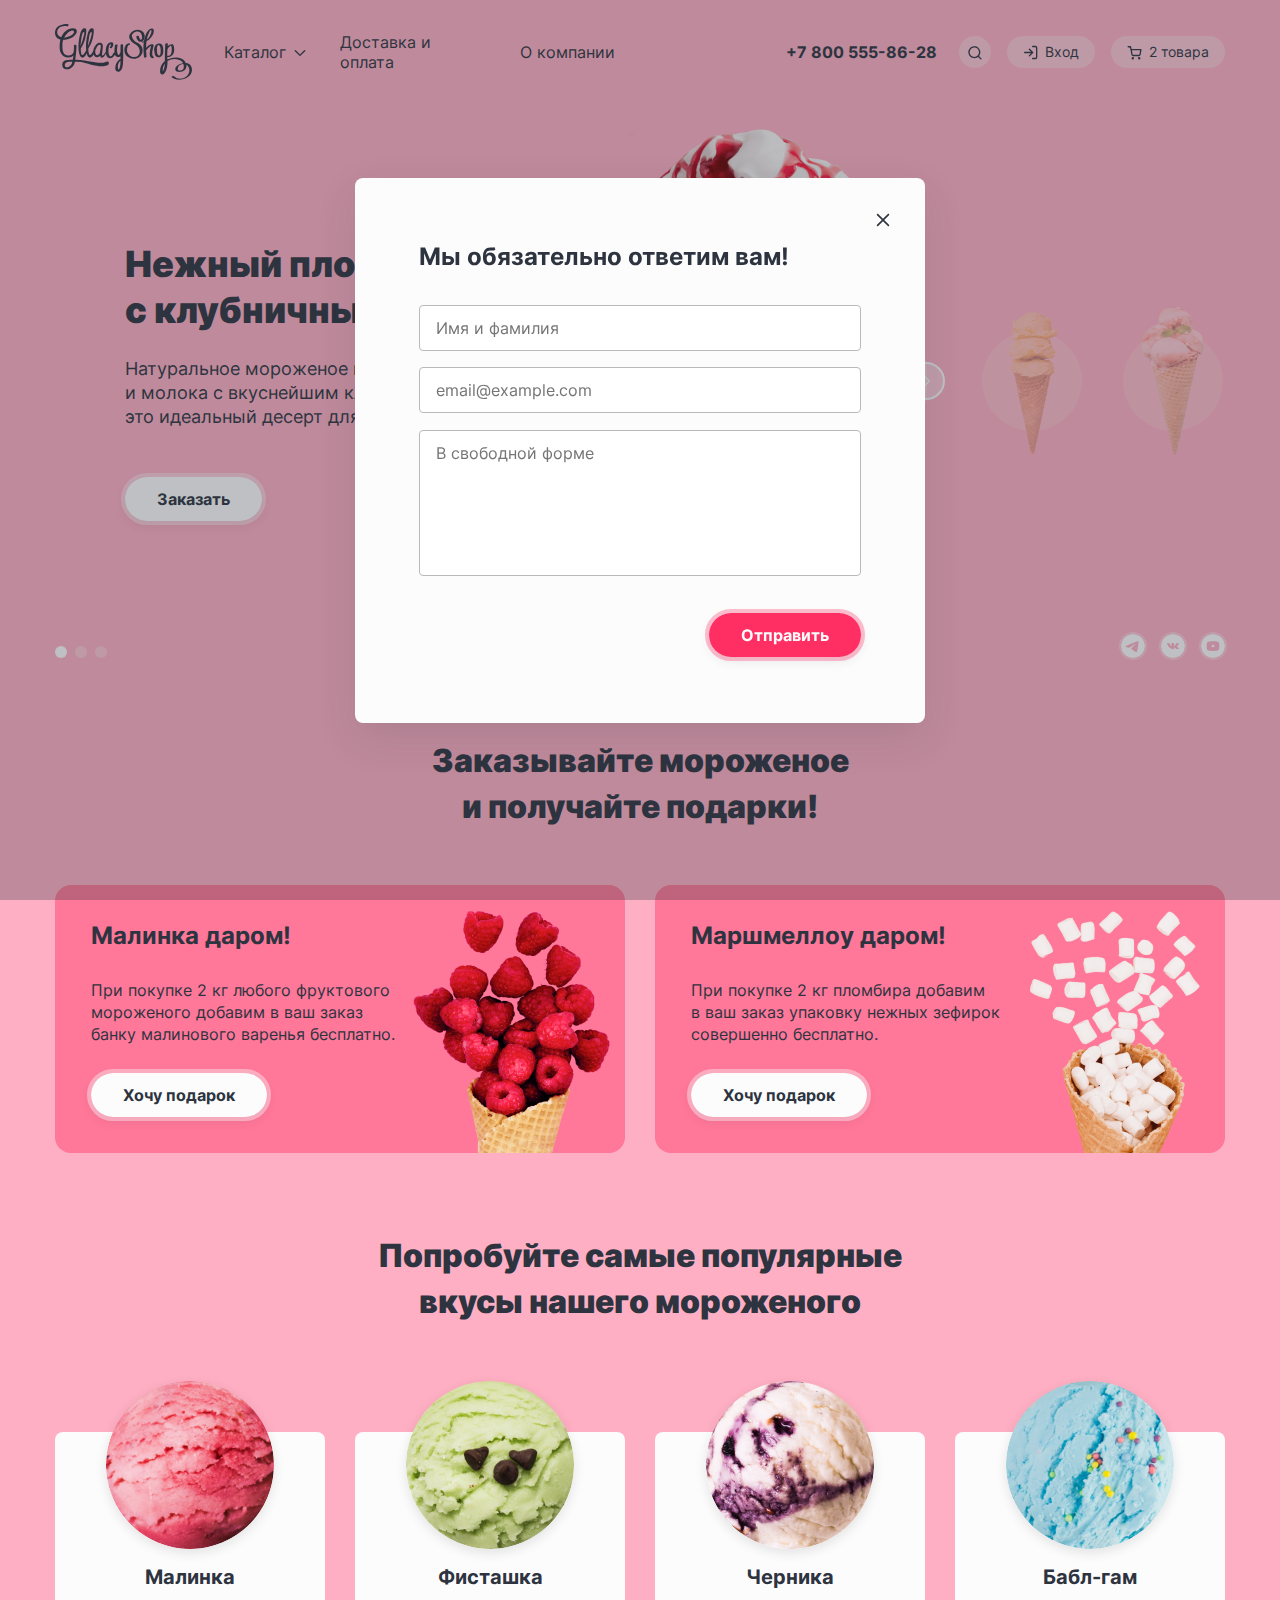
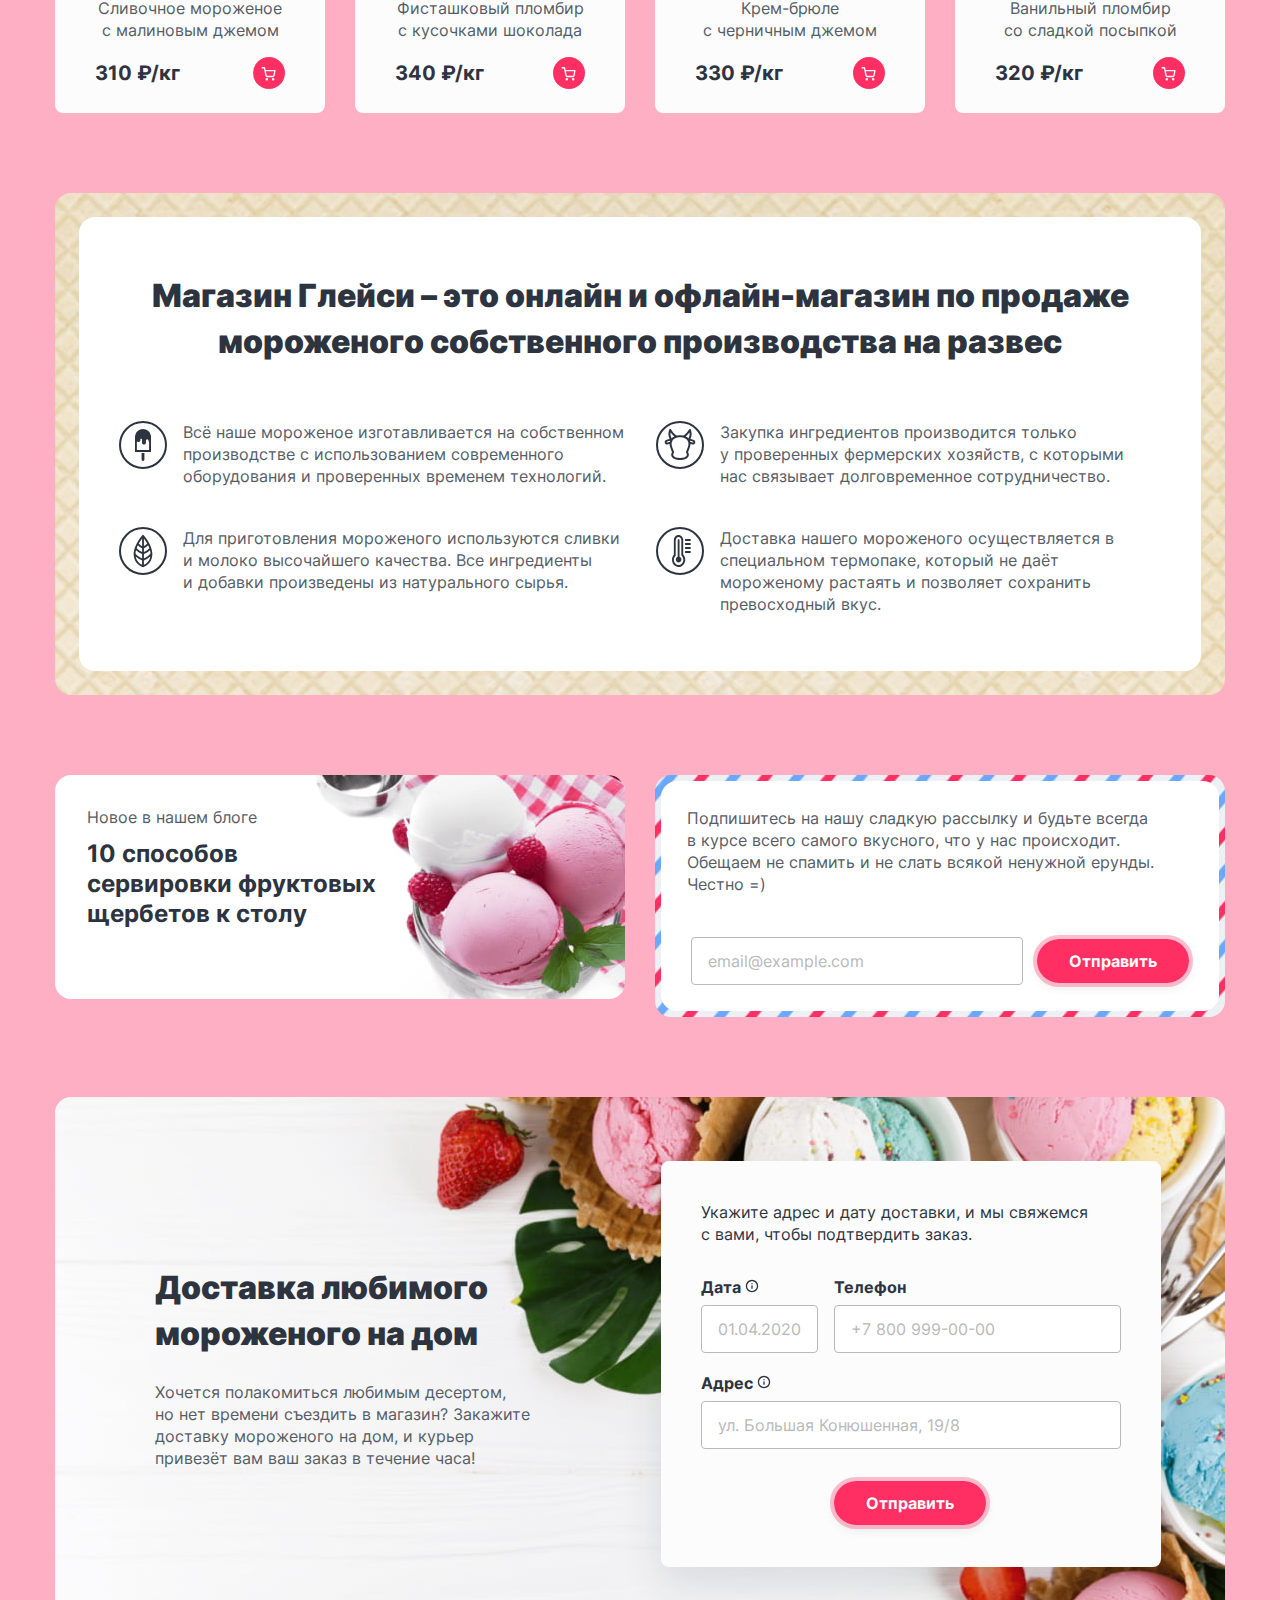
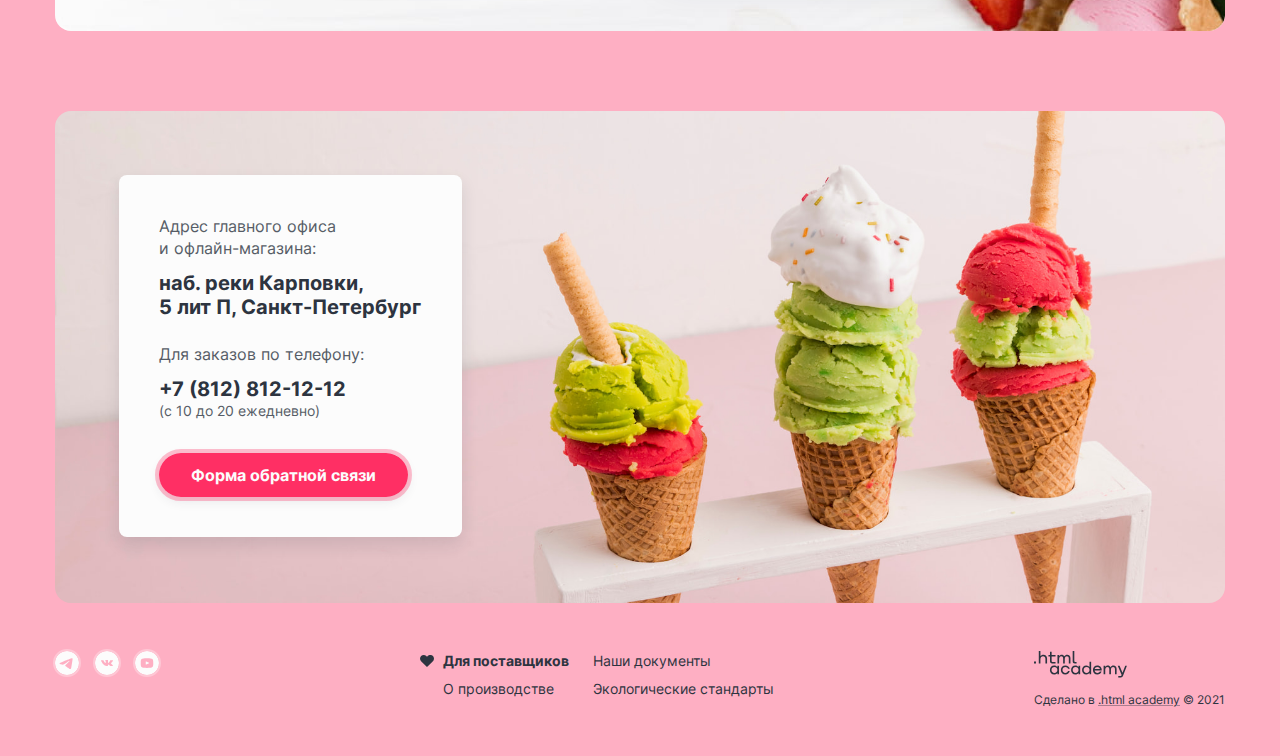
<file: master/modal.html>
<!DOCTYPE html>
<html lang="ru">
<head>
  <meta charset="UTF-8">
  <meta name="viewport" content="width=device-width, initial-scale=1.0">
  <title>Магазин мороженого Глейси</title>
  <link rel="stylesheet" href="styles/styles.css">
  <link rel="icon" href="favicon.ico">
  <link rel="icon" type="image/png" sizes="32x32" href="images/favicon.png">
  <base href="https://htmlacademy-htmlcss.github.io/2003059-gllacy-37/master/">
</head>
<body>
  <div class="container">
    <header class="header">
      <nav class="navigation">
        <ul class="navigation-list">
          <li class="navigation-item">
            <a class="navigation-logo" href="#" aria-current="page">
              <img class="logo" src="images/logo.svg" width="137" height="56" alt="Логотип магазина Глейси">
            </a>
          </li>
          <li class="navigation-item navigation-catalog">
            <a class="navigation-link" href="#">Каталог
              <svg xmlns="http://www.w3.org/2000/svg" width="16" height="16" fill="none" viewBox="0 0 16 16">
                <path fill="currentColor" fill-rule="evenodd" d="M7.135 2.865a.665.665 0 1 0-.94.94l4.201 4.201-4.201 4.202a.665.665 0 0 0 .94.94l4.669-4.669.003-.002c.26-.26.26-.681 0-.94L7.135 2.864Z" clip-rule="evenodd"/>
              </svg>
            </a>
            <ul class="submenu-list">
              <li class="submenu-item">
                <a class="submenu-link submenu-link-new" href="catalog.html">Новинки</a>
              </li>
              <li class="submenu-item">
                <a class="submenu-link" href="catalog.html">Сливочное</a>
              </li>
              <li class="submenu-item">
                <a class="submenu-link" href="catalog.html">Щербеты</a>
              </li>
              <li class="submenu-item">
                <a class="submenu-link" href="catalog.html">Фруктовый лед</a>
              </li>
              <li class="submenu-item">
                <a class="submenu-link" href="catalog.html">Мелорин</a>
              </li>
            </ul>
          </li>
          <li class="navigation-item">
            <a class="navigation-link" href="#">Доставка и оплата</a>
          </li>
          <li class="navigation-item">
            <a class="navigation-link" href="#">О компании</a>
          </li>
        </ul>

        <ul class="navigation-list user-navigation">
          <li class="navigation-item">
            <a class="navigation-link navigation-phone" href="tel:+78005558628">+7 800 555-86-28</a>
          </li>
          <li class="navigation-item user-search">
            <a class="navigation-link" href="#">
              <svg width="16" height="17" viewBox="0 0 16 17" xmlns="http://www.w3.org/2000/svg">
                <svg xmlns="http://www.w3.org/2000/svg" width="16" height="17" fill="none" viewBox="0 0 16 17">
                  <path fill="currentColor" fill-rule="evenodd" d="M2.663 8.188a4.667 4.667 0 1 1 8.028 3.237.683.683 0 0 0-.123.124 4.667 4.667 0 0 1-7.904-3.361Zm8.412 4.688a6 6 0 1 1 .943-.943l2.45 2.45a.667.667 0 1 1-.943.943l-2.45-2.45Z" clip-rule="evenodd"/>
                </svg>
              </svg>
              <span class="visually-hidden">Поиск.</span>
            </a>
            <form class="user-search-popover search-form" action="https://echo.htmlacademy.ru/" method="get" role="search">
              <label class="visually-hidden" for="search">Строка поиска.</label>
              <input class="search-form-field" type="search" name="search" id="search" placeholder="Поиск по сайту">
            </form>
          </li>
          <li class="navigation-item user-login">
            <a class="navigation-link" href="#">
              <svg xmlns="http://www.w3.org/2000/svg" width="16" height="17" fill="none" viewBox="0 0 16 17" aria-hidden="true">
                <path fill="currentColor" fill-rule="evenodd" d="M9 2.525c0-.369.298-.667.667-.667h2.666a2 2 0 0 1 2 2v9.333a2 2 0 0 1-2 2H9.667a.667.667 0 1 1 0-1.333h2.666A.666.666 0 0 0 13 13.19V3.858a.666.666 0 0 0-.667-.667H9.667A.667.667 0 0 1 9 2.525ZM5.862 4.72c.26-.26.682-.26.943 0l3.329 3.329a.69.69 0 0 1 .129.177.664.664 0 0 1-.13.774l-3.328 3.33a.667.667 0 1 1-.943-.944l2.195-2.195h-6.39a.667.667 0 1 1 0-1.333h6.39L5.862 5.663a.667.667 0 0 1 0-.943Z" clip-rule="evenodd"/>
              </svg>
              <span>Вход</span>
            </a>
            <div class="user-login-popover sign-in">
              <div class="sign-in-content">
                <span class="sign-in-title">Личный кабинет</span>
                <form class="sign-in-form" action="https://echo.htmlacademy.ru/" method="post" id="sign-in">
                  <label class="visually-hidden" for="login">Логин-почта.</label>
                  <input class="sign-in-form-field" type="email" name="login" id="login" placeholder="email@example.com" value="email@example.com">
                  <label class="visually-hidden" for="password">Пароль.</label>
                  <input class="sign-in-form-field password" type="password" name="password" id="password" placeholder="Введите пароль" value="123456">
                </form>
                <div class="sign-in-bottom-wrapper">
                  <button class="sign-in-button button button-dark" type="submit" form="sign-in">Войти</button>
                  <div class="sign-in-link-wrapper">
                    <a class="sign-in-link" href="#">Забыли пароль?</a>
                    <a class="sign-in-link" href="#">Регистрация</a>
                  </div>
                </div>
              </div>
            </div>
          </li>
          <li class="navigation-item user-cart">
            <a class="navigation-link" href="#">
              <svg xmlns="http://www.w3.org/2000/svg" width="16" height="17" fill="none" viewBox="0 0 16 17" aria-hidden="true">
                <path fill="currentColor" fill-rule="evenodd" d="M1.167 2.108a.667.667 0 0 0 0 1.333h1.77l.468 2.336a.664.664 0 0 0 .011.053l.967 4.833a1.825 1.825 0 0 0 1.819 1.47h5.62a1.826 1.826 0 0 0 1.819-1.47l.001-.005.927-4.861a.667.667 0 0 0-.655-.792H4.611l-.473-2.361a.667.667 0 0 0-.654-.536H1.167Zm4.524 8.294-.813-4.064h8.23l-.775 4.067a.492.492 0 0 1-.492.395H6.183a.492.492 0 0 1-.492-.397Zm-1.134 3.961a1.246 1.246 0 1 1 2.492 0 1.246 1.246 0 0 1-2.492 0Zm6.374 0a1.246 1.246 0 1 1 2.491 0 1.246 1.246 0 0 1-2.491 0Z" clip-rule="evenodd"/>
              </svg>

              <span class="visually-hidden">Корзина.</span>

              <!-- При переключении класса user-cart-active к одному из спанов - меняется количество товаров в корзине.  -->

              <span class="user-cart-count">Нет товаров</span>
              <span class="user-cart-count user-cart-active">2 товара</span>
            </a>

            <!-- При переключении класса user-cart-active к одному из дивов-поповеров - меняется содержимое поповера (для корзины с товарами и пустой).  -->

            <div class="user-cart-popover user-cart-active cart">
              <div class="cart-content">
                <span class="cart-title">Корзина</span>

                <ul class="cart-list">
                  <li class="cart-item">
                    <a class="cart-link cart-img-wrapper" href="#">
                      <img class="cart-img" src="images/catalog/product-1.png" width="46" height="46" alt="Фотография товара: Мороженое малинка.">
                    </a>

                    <div class="cart-product-info">
                      <a class="cart-link" href="#">
                        <p class="cart-product-title">Малинка</p>
                      </a>
                      <span class="cart-product-weight">1 кг х 310 ₽</span>
                    </div>

                    <span class="cart-product-price">310 ₽</span>
                    <button class="cart-delete-button" type="button">
                      <span class="visually-hidden">Удалить товар из корзины.</span>
                    </button>
                  </li>
                  <li class="cart-item">
                    <a class="cart-link cart-img-wrapper" href="#">
                      <img class="cart-img" src="images/catalog/product-4.png" width="46" height="46" alt="Фотография товара: Мороженое Бабл-гам.">
                    </a>

                    <div class="cart-product-info">
                      <a class="cart-link" href="#">
                        <p class="cart-product-title">Бабл-гам</p>
                      </a>
                      <span class="cart-product-weight">1,5 кг х 320 ₽</span>
                    </div>

                    <span class="cart-product-price">480 ₽</span>
                    <button class="cart-delete-button" type="button">
                      <span class="visually-hidden">Удалить товар из корзины.</span>
                    </button>
                  </li>
                </ul>
                <div class="cart-bottom-wrapper">
                  <button class="cart-button button button-dark" type="submit">Оформить заказ</button>
                  <p class="cart-total-price">Итого: 790 ₽</p>
                </div>
              </div>
            </div>
            <div class="user-cart-popover cart empty">
              <span class="cart-title cart-title-empty">Ваша корзина пока пуста</span>
            </div>
          </li>
        </ul>
      </nav>
    </header>

    <main class="main">
      <h1 class="visually-hidden">Магазин мороженого Глейси.</h1>

      <section class="slider">
        <h2 class="visually-hidden">Лучшие предложения.</h2>

        <ol class="slider-list">
          <li class="slider-item slider-item-current">
            <div class="slider-text-container">
              <h3 class="slider-title">Нежный пломбир с&nbsp;клубничным джемом</h3>
              <p class="slider-description">Натуральное мороженое из свежих сливок и&nbsp;молока с вкуснейшим клубничным джемом – это&nbsp;идеальный десерт для всей семьи.</p>
              <a class="slider-button-order button" href="#order">Заказать</a>
            </div>
            <div class="slider-image-container">
              <div class="slider-image-wrapper">
                <img class="slider-image" src="images/slider/slide-1.png" width="329" height="507" alt="Фото пломбира с клубничным джемом.">
              </div>
              <div class="slider-button-wrapper">
                <button class="slider-button slider-prev" type="button">
                  <svg xmlns="http://www.w3.org/2000/svg" width="16" height="16" fill="currentColor" viewBox="0 0 16 16" aria-hidden="true">
                    <path fill-rule="evenodd" d="M7.135 2.865a.665.665 0 1 0-.94.94l4.201 4.201-4.201 4.202a.665.665 0 0 0 .94.94l4.669-4.669.003-.002c.26-.26.26-.681 0-.94L7.135 2.864Z" clip-rule="evenodd"/>
                  </svg>
                  <span class="visually-hidden">Предыдущий слайд.</span>
                </button>
                <button class="slider-button slider-next" type="button">
                  <svg xmlns="http://www.w3.org/2000/svg" width="16" height="16" fill="currentColor" viewBox="0 0 16 16" aria-hidden="true">
                    <path fill-rule="evenodd" d="M7.135 2.865a.665.665 0 1 0-.94.94l4.201 4.201-4.201 4.202a.665.665 0 0 0 .94.94l4.669-4.669.003-.002c.26-.26.26-.681 0-.94L7.135 2.864Z" clip-rule="evenodd"/>
                  </svg>
                  <span class="visually-hidden">Следующий слайд.</span>
                </button>
              </div>
            </div>
            <ol class="product-list">
              <li class="product-item">
                <div class="product-image-wrapper">
                  <img class="product-image" src="images/slider/slide-2.png" width="66" height="150" alt="Фото сливочного мороженого со вкусом банана.">
                </div>
              </li>
              <li class="product-item">
                <div class="product-image-wrapper">
                  <img class="product-image" src="images/slider/slide-3.png" width="66" height="150" alt="Фото карамельного пломбира с маршмеллоу.">
                </div>
              </li>
            </ol>
          </li>
          <li class="slider-item">
            <div class="slider-text-container">
              <h3 class="slider-title">Сливочное мороженое со вкусом банана</h3>
              <p class="slider-description">Сливочное мороженое с ярким банановым <br>вкусом подарит вам свежесть и наслаждение <br>даже в самый жаркий летний день.</p>
              <a class="slider-button-order button" href="#order">Заказать</a>
            </div>
            <div class="slider-image-container">
              <div class="slider-image-wrapper">
                <img class="slider-image" src="images/slider/slide-2.png" width="312" height="507" alt="Фото сливочного мороженого со вкусом банана.">
              </div>
              <div class="slider-button-wrapper">
                <button class="slider-button slider-prev" type="button">
                  <svg xmlns="http://www.w3.org/2000/svg" width="16" height="16" fill="none" viewBox="0 0 16 16" aria-hidden="true">
                    <path fill-rule="evenodd" d="M7.135 2.865a.665.665 0 1 0-.94.94l4.201 4.201-4.201 4.202a.665.665 0 0 0 .94.94l4.669-4.669.003-.002c.26-.26.26-.681 0-.94L7.135 2.864Z" clip-rule="evenodd"/>
                  </svg>
                  <span class="visually-hidden">Предыдущий слайд.</span>
                </button>
                <button class="slider-button slider-next" type="button">
                  <svg xmlns="http://www.w3.org/2000/svg" width="16" height="16" fill="none" viewBox="0 0 16 16" aria-hidden="true">
                    <path fill-rule="evenodd" d="M7.135 2.865a.665.665 0 1 0-.94.94l4.201 4.201-4.201 4.202a.665.665 0 0 0 .94.94l4.669-4.669.003-.002c.26-.26.26-.681 0-.94L7.135 2.864Z" clip-rule="evenodd"/>
                  </svg>
                  <span class="visually-hidden">Следующий слайд.</span>
                </button>
              </div>
            </div>
            <ol class="product-list">
              <li class="product-item">
                <div class="product-image-wrapper">
                  <img class="product-image" src="images/slider/slide-3.png" width="66" height="150" alt="Фото карамельного пломбира с маршмеллоу.">
                </div>
              </li>
              <li class="product-item">
                <div class="product-image-wrapper">
                  <img class="product-image" src="images/slider/slide-1.png" width="66" height="150" alt="Фото пломбира с клубничным джемом.">
                </div>
              </li>
            </ol>
          </li>
          <li class="slider-item">
            <div class="slider-text-container">
              <h3 class="slider-title">Карамельный пломбир с&nbsp;маршмеллоу</h3>
              <p class="slider-description">Необычный сладкий десерт с карамельным топпингом и кусочками зефира завоюет <br>сердца сладкоежек всех возрастов.</p>
              <a class="slider-button-order button" href="#order">Заказать</a>
            </div>
            <div class="slider-image-container">
              <div class="slider-image-wrapper">
                <img class="slider-image" src="images/slider/slide-3.png" width="350" height="507" alt="Фото карамельного пломбира с маршмеллоу.">
              </div>
              <div class="slider-button-wrapper">
                <button class="slider-button slider-prev" type="button">
                  <svg xmlns="http://www.w3.org/2000/svg" width="16" height="16" fill="none" viewBox="0 0 16 16" aria-hidden="true">
                    <path fill-rule="evenodd" d="M7.135 2.865a.665.665 0 1 0-.94.94l4.201 4.201-4.201 4.202a.665.665 0 0 0 .94.94l4.669-4.669.003-.002c.26-.26.26-.681 0-.94L7.135 2.864Z" clip-rule="evenodd"/>
                  </svg>
                  <span class="visually-hidden">Предыдущий слайд.</span>
                </button>
                <button class="slider-button slider-next" type="button">
                  <svg xmlns="http://www.w3.org/2000/svg" width="16" height="16" fill="none" viewBox="0 0 16 16" aria-hidden="true">
                    <path fill-rule="evenodd" d="M7.135 2.865a.665.665 0 1 0-.94.94l4.201 4.201-4.201 4.202a.665.665 0 0 0 .94.94l4.669-4.669.003-.002c.26-.26.26-.681 0-.94L7.135 2.864Z" clip-rule="evenodd"/>
                  </svg>
                  <span class="visually-hidden">Следующий слайд.</span>
                </button>
              </div>
            </div>
            <ol class="product-list">
              <li class="product-item">
                <div class="product-image-wrapper">
                  <img class="product-image" src="images/slider/slide-1.png" width="66" height="150" alt="Фото пломбира с клубничным джемом.">
                </div>
              </li>
              <li class="product-item">
                <div class="product-image-wrapper">
                  <img class="product-image" src="images/slider/slide-2.png" width="66" height="150" alt="Фото сливочного мороженого со вкусом банана.">
                </div>
              </li>
            </ol>
          </li>
        </ol>

        <div class="slider-bottom">
          <ol class="slider-control">
            <li class="slider-control-item">
              <button class="slider-control-button slider-control-button-current" type="button">
                <span class="visually-hidden">Первый слайд.</span>
              </button>
            </li>
            <li class="slider-control-item">
              <button class="slider-control-button" type="button">
                <span class="visually-hidden">Второй слайд.</span>
              </button>
            </li>
            <li class="slider-control-item">
              <button class="slider-control-button" type="button">
                <span class="visually-hidden">Третий слайд.</span>
              </button>
            </li>
          </ol>

          <ul class="social-list social-list-slider">
            <li class="social-item">
              <a class="social-link social-telegram" href="https://t.me/htmlacademy">
                <span class="visually-hidden">Телеграм.</span>
              </a>
            </li>
            <li class="social-item">
              <a class="social-link social-vk" href="https://vk.com/htmlacademy">
                <span class="visually-hidden">Вконтакте.</span>
              </a>
            </li>
            <li class="social-item">
              <a class="social-link social-youtube" href="https://www.youtube.com/user/htmlacademyru" aria-hidden="true">
                <span class="visually-hidden">Ютуб.</span>
              </a>
            </li>
          </ul>
        </div>
      </section>

      <section class="present">
        <h2 class="present-title title">Заказывайте мороженое и&nbsp;получайте подарки!</h2>

        <ul class="present-list">
          <li class="present-item present-raspberry">
            <h3 class="present-subtitle">Малинка даром!</h3>
            <p class="present-description">При покупке 2 кг любого фруктового мороженого добавим в ваш заказ банку малинового варенья бесплатно.</p>
            <a class="present-button button" href="#">Хочу подарок</a>
          </li>
          <li class="present-item present-marshmallow">
            <h3 class="present-subtitle">Маршмеллоу даром!</h3>
            <p class="present-description">При покупке 2 кг пломбира добавим в&nbsp;ваш заказ упаковку нежных зефирок совершенно бесплатно.</p>
            <a class="present-button button" href="#">Хочу подарок</a>
          </li>
        </ul>
      </section>

      <section class="popular">
        <h2 class="popular-title title">Попробуйте самые популярные вкусы нашего мороженого</h2>

        <ul class="popular-list product">
          <li class="product-card">
            <a class="product-link" href="#">
              <div class="product-img-wrapper">
                <img class="product-img" src="images/catalog/product-1.png" width="168" height="168" alt="Фотография мороженого">
              </div>
              <h3 class="product-subtitle">Малинка</h3>
            </a>
            <p class="product-description">Сливочное мороженое с&nbsp;малиновым джемом</p>
            <div class="product-price-wrapper">
              <span class="product-price">310 ₽/кг</span>
              <a class="product-button" href="#">
                <svg xmlns="http://www.w3.org/2000/svg" width="16" height="17" fill="none" viewBox="0 0 16 17">
                  <path fill="currentColor" fill-rule="evenodd" d="M1.167 2.108a.667.667 0 0 0 0 1.333h1.77l.468 2.336a.664.664 0 0 0 .011.053l.967 4.833a1.825 1.825 0 0 0 1.819 1.47h5.62a1.826 1.826 0 0 0 1.819-1.47l.001-.005.927-4.861a.667.667 0 0 0-.655-.792H4.611l-.473-2.361a.667.667 0 0 0-.654-.536H1.167Zm4.524 8.294-.813-4.064h8.23l-.775 4.067a.492.492 0 0 1-.492.395H6.183a.492.492 0 0 1-.492-.397Zm-1.134 3.961a1.246 1.246 0 1 1 2.492 0 1.246 1.246 0 0 1-2.492 0Zm6.374 0a1.246 1.246 0 1 1 2.491 0 1.246 1.246 0 0 1-2.491 0Z" clip-rule="evenodd"/>
                </svg>
                <span class="visually-hidden">Добавить в корзину.</span>
              </a>
            </div>
          </li>
          <li class="product-card">
            <a class="product-link" href="#">
              <div class="product-img-wrapper">
                <img class="product-img" src="images/catalog/product-2.png" width="168" height="168" alt="Фотография мороженого">
              </div>
              <h3 class="product-subtitle">Фисташка</h3>
            </a>
            <p class="product-description">Фисташковый пломбир с&nbsp;кусочками шоколада</p>
            <div class="product-price-wrapper">
              <span class="product-price">340 ₽/кг</span>
              <a class="product-button" href="#">
                <svg xmlns="http://www.w3.org/2000/svg" width="16" height="17" fill="none" viewBox="0 0 16 17">
                  <path fill="currentColor" fill-rule="evenodd" d="M1.167 2.108a.667.667 0 0 0 0 1.333h1.77l.468 2.336a.664.664 0 0 0 .011.053l.967 4.833a1.825 1.825 0 0 0 1.819 1.47h5.62a1.826 1.826 0 0 0 1.819-1.47l.001-.005.927-4.861a.667.667 0 0 0-.655-.792H4.611l-.473-2.361a.667.667 0 0 0-.654-.536H1.167Zm4.524 8.294-.813-4.064h8.23l-.775 4.067a.492.492 0 0 1-.492.395H6.183a.492.492 0 0 1-.492-.397Zm-1.134 3.961a1.246 1.246 0 1 1 2.492 0 1.246 1.246 0 0 1-2.492 0Zm6.374 0a1.246 1.246 0 1 1 2.491 0 1.246 1.246 0 0 1-2.491 0Z" clip-rule="evenodd"/>
                </svg>
                <span class="visually-hidden">Добавить в корзину.</span>
              </a>
            </div>
          </li>
          <li class="product-card">
            <a class="product-link" href="#">
              <div class="product-img-wrapper">
                <img class="product-img" src="images/catalog/product-3.png" width="168" height="168" alt="Фотография мороженого">
              </div>
              <h3 class="product-subtitle">Черника</h3>
            </a>
            <p class="product-description">Крем-брюле с&nbsp;черничным джемом</p>
            <div class="product-price-wrapper">
              <span class="product-price">330 ₽/кг</span>
              <a class="product-button" href="#">
                <svg xmlns="http://www.w3.org/2000/svg" width="16" height="17" fill="none" viewBox="0 0 16 17">
                  <path fill="currentColor" fill-rule="evenodd" d="M1.167 2.108a.667.667 0 0 0 0 1.333h1.77l.468 2.336a.664.664 0 0 0 .011.053l.967 4.833a1.825 1.825 0 0 0 1.819 1.47h5.62a1.826 1.826 0 0 0 1.819-1.47l.001-.005.927-4.861a.667.667 0 0 0-.655-.792H4.611l-.473-2.361a.667.667 0 0 0-.654-.536H1.167Zm4.524 8.294-.813-4.064h8.23l-.775 4.067a.492.492 0 0 1-.492.395H6.183a.492.492 0 0 1-.492-.397Zm-1.134 3.961a1.246 1.246 0 1 1 2.492 0 1.246 1.246 0 0 1-2.492 0Zm6.374 0a1.246 1.246 0 1 1 2.491 0 1.246 1.246 0 0 1-2.491 0Z" clip-rule="evenodd"/>
                </svg>
                <span class="visually-hidden">Добавить в корзину.</span>
              </a>
            </div>
          </li>
          <li class="product-card">
            <a class="product-link" href="#">
              <div class="product-img-wrapper">
                <img class="product-img" src="images/catalog/product-4.png" width="168" height="168" alt="Фотография мороженого">
              </div>
              <h3 class="product-subtitle">Бабл-гам</h3>
            </a>
            <p class="product-description">Ванильный пломбир со&nbsp;сладкой посыпкой</p>
            <div class="product-price-wrapper">
              <span class="product-price">320 ₽/кг</span>
              <a class="product-button" href="#">
                <svg xmlns="http://www.w3.org/2000/svg" width="16" height="17" fill="none" viewBox="0 0 16 17">
                  <path fill="currentColor" fill-rule="evenodd" d="M1.167 2.108a.667.667 0 0 0 0 1.333h1.77l.468 2.336a.664.664 0 0 0 .011.053l.967 4.833a1.825 1.825 0 0 0 1.819 1.47h5.62a1.826 1.826 0 0 0 1.819-1.47l.001-.005.927-4.861a.667.667 0 0 0-.655-.792H4.611l-.473-2.361a.667.667 0 0 0-.654-.536H1.167Zm4.524 8.294-.813-4.064h8.23l-.775 4.067a.492.492 0 0 1-.492.395H6.183a.492.492 0 0 1-.492-.397Zm-1.134 3.961a1.246 1.246 0 1 1 2.492 0 1.246 1.246 0 0 1-2.492 0Zm6.374 0a1.246 1.246 0 1 1 2.491 0 1.246 1.246 0 0 1-2.491 0Z" clip-rule="evenodd"/>
                </svg>
                <span class="visually-hidden">Добавить в корзину.</span>
              </a>
            </div>
          </li>
        </ul>
      </section>

      <section class="about">
        <h2 class="visually-hidden">О нас.</h2>

        <div class="about-wrapper">
          <p class="about-title title">Магазин Глейси – это онлайн и офлайн-магазин по продаже мороженого собственного производства на развес</p>
          <ul class="about-list">
            <li class="about-item">Всё наше мороженое изготавливается на собственном производстве с использованием современного оборудования и проверенных временем технологий.</li>
            <li class="about-item">Закупка ингредиентов производится только у&nbsp;проверенных фермерских хозяйств, с которыми нас&nbsp;связывает долговременное сотрудничество.</li>
            <li class="about-item">Для приготовления мороженого используются сливки и молоко высочайшего качества. Все ингредиенты и&nbsp;добавки произведены из натурального сырья.</li>
            <li class="about-item">Доставка нашего мороженого осуществляется в специальном термопаке, который не даёт мороженому растаять и позволяет сохранить превосходный вкус.</li>
          </ul>
        </div>
      </section>

      <div class="blog-subscribe-wrapper">
        <article class="blog">
          <p class="blog-notice">Новое в нашем блоге</p>
          <a class="blog-link" href="#">
            <h2 class="blog-title">10 способов сервировки фруктовых щербетов к&nbsp;столу</h2>
          </a>
        </article>

        <section class="subscribe">
          <h2 class="visually-hidden">Подписка на рассылку.</h2>

          <div class="subscribe-wrapper">
            <p class="subscribe-description">Подпишитесь на нашу сладкую рассылку и будьте всегда в&nbsp;курсе всего самого вкусного, что у нас происходит. Обещаем не спамить и не слать всякой ненужной ерунды. Честно =)</p>
            <form class="subscribe-form" action="https://echo.htmlacademy.ru/" method="post">
              <input class="subscribe-email" type="email" name="subscribe-email" placeholder="email@example.com">
              <button class="subscribe-button button button-dark" type="submit">Отправить</button>
            </form>
          </div>
        </section>
      </div>

      <section class="delivery">
        <div class="delivery-text-wrapper">
          <h2 class="delivery-title title">Доставка любимого мороженого на дом</h2>
          <p class="delivery-description">Хочется полакомиться любимым десертом, но&nbsp;нет времени съездить в магазин? Закажите доставку мороженого на дом, и курьер привезёт вам ваш заказ в течение часа!</p>
        </div>

        <form class="delivery-form" action="https://echo.htmlacademy.ru/" method="post" id="order">
            <p class="delivery-text">Укажите адрес и дату доставки, и мы свяжемся с&nbsp;вами, чтобы подтвердить заказ.</p>
            <div class="field-group delivery-form-date">
              <div class="delivery-form-label">
                <label class="delivery-form-label" for="date">Дата</label>
                <span class="tooltip">
                  <button class="tooltip-toggle" type="button" aria-labelledby="tooltip-date"></button>
                  <span class="tooltip-text" role="tooltip" id="tooltip-date">Введите желаемую дату доставки, и мы свяжемся с вами, чтобы уточнить время.</span>
                </span>
              </div>
              <input class="delivery-form-field" type="text" id="date" name="date" placeholder="01.04.2020">
            </div>
            <div class="field-group delivery-form-phone">
              <label class="delivery-form-label" for="phone">Телефон</label>
              <input class="delivery-form-field" type="tel" id="phone" name="phone" placeholder="+7 800 999-00-00">
            </div>
            <div class="field-group delivery-form-address">
              <div class="delivery-form-label">
                <label class="delivery-form-label" for="address">Адрес</label>
                <span class="tooltip">
                  <button class="tooltip-toggle" type="button" aria-labelledby="tooltip-address"></button>
                  <span class="tooltip-text" role="tooltip" id="tooltip-address">Введите название улицы, дома и квартиры</span>
                </span>
              </div>
              <input class="delivery-form-field" type="text" id="address" name="address" placeholder="ул. Большая Конюшенная, 19/8">
            </div>
            <button class="delivery-button button button-dark" type="submit">Отправить</button>
        </form>
      </section>

      <section class="contacts">
        <h2 class="visually-hidden">Контакты.</h2>

        <div class="contacts-wrapper">
          <address class="contacts-address">
            <p class="contacts-text">Адрес главного офиса <br>и офлайн-магазина:</p>
            <p class="contacts-location">наб. реки Карповки, <br>5 лит П, Санкт-Петербург</p>
            <p class="contacts-text">Для заказов по телефону:</p>
            <a class="contacts-phone" href="tel:+78128121212">+7 (812) 812-12-12</a>
            <p class="contacts-time">(с 10 до 20 ежедневно)</p>
          </address>
          <a class="contacts-button button button-dark" href="modal.html">Форма обратной связи</a>
        </div>
      </section>
    </main>

    <footer class="footer">
      <h2 class="visually-hidden">Контакты и меню.</h2>

      <ul class="social-list">
        <li class="social-item">
          <a class="social-link social-telegram" href="https://t.me/htmlacademy">
            <span class="visually-hidden">Телеграм.</span>
          </a>
        </li>
        <li class="social-item">
          <a class="social-link social-vk" href="https://vk.com/htmlacademy">
            <span class="visually-hidden">Вконтакте.</span>
          </a>
        </li>
        <li class="social-item">
          <a class="social-link social-youtube" href="https://www.youtube.com/user/htmlacademyru">
            <span class="visually-hidden">Ютуб.</span>
          </a>
        </li>
      </ul>

      <ul class="footer-navigation-list">
        <li class="footer-navigation-item">
          <a class="footer-navigation-link link-provider" href="#">Для поставщиков</a>
        </li>
        <li class="footer-navigation-item">
          <a class="footer-navigation-link" href="#">Наши документы</a>
        </li>
        <li class="footer-navigation-item">
          <a class="footer-navigation-link" href="#">О производстве</a>
        </li>
        <li class="footer-navigation-item">
          <a class="footer-navigation-link" href="#">Экологические стандарты</a>
        </li>
      </ul>

      <div class="developer-wrapper">
        <a class="developer-logo" href="https://htmlacademy.ru/">
          <span class="visually-hidden">Ссылка на страницу разработчика - HTMLAcademy.</span>
        </a>

        <p class="developer-text">Сделано в <a class="developer-link" href="https://htmlacademy.ru/">.html academy</a> © 2021</p>
      </div>
    </footer>

    <!-- Чтобы скрыть модальное окно, нужно добавить класс modal-container-close -->

    <div class="modal-container">
      <div class="modal">
        <h2 class="modal-title">Мы обязательно ответим вам!</h2>

        <button class="modal-close-button" type="button">
          <span class="visually-hidden">Закрыть</span>
        </button>

        <form class="feedback-form" action="https://echo.htmlacademy.ru/" method="post" id="feedback">
          <label>
            <span class="visually-hidden">Введите имя и фамилию.</span>
            <input class="feedback-form-field" type="text" name="name" placeholder="Имя и фамилия">
          </label>

          <label>
            <span class="visually-hidden">Введите почту.</span>
            <input class="feedback-form-field" type="email" name="email" placeholder="email@example.com">
          </label>

          <label>
            <span class="visually-hidden">Введите текст</span>
            <textarea class="feedback-form-field feedback-message" name="message" placeholder="В свободной форме" rows="6"></textarea>
          </label>
        </form>

        <button class="feedback-button button button-dark" type="submit" form="feedback">Отправить</button>

      </div>
    </div>
  </div>
</body>
</html>
</file>
<file: styles/styles.css>
/* Fonts */

@font-face {
  font-family: "Inter";
  font-style: normal;
  font-weight: 400;
  src: url("../fonts/inter-400.woff2") format("woff2");
  font-display: swap;
}

@font-face {
  font-family: "Inter";
  font-style: normal;
  font-weight: 700;
  src: url("../fonts/inter-700.woff2") format("woff2");
  font-display: swap;
}

@font-face {
  font-family: "Inter";
  font-style: normal;
  font-weight: 900;
  src: url("../fonts/inter-900.woff2") format("woff2");
  font-display: swap;
}

/* Common styles */

*,
*::before,
*::after {
  box-sizing: border-box;
}

html {
  height: 100%;
}

body {
  height: 100%;
  margin: 0;
  font-family: "Inter", "Arial", sans-serif;
  font-size: 16px;
  line-height: 22px;
  font-weight: 400;
  color: #2d3440;
  background-color: #feafc3;
}

.second-background {
  background-color: #fcc850;
}

.third-background {
  background-color: #69a9ff;
}

.visually-hidden {
  position: absolute;
  width: 1px;
  height: 1px;
  margin: -1px;
  padding: 0;
  border: 0;
  clip: rect(0 0 0 0);
  overflow: hidden;
}

.container {
  display: flex;
  flex-direction: column;
  min-height: 100%;
  margin: 0 auto;
  max-width: 1170px;
}

.title {
  margin: 0 auto;
  padding: 0;
  font-family: "Inter", "Arial", sans-serif;
  font-size: 32px;
  font-weight: 900;
  line-height: 46px;
  color: #2d3440;
  max-width: 550px;
  text-align: center;
  font-stretch: normal;
}

.button {
  display: inline-block;
  min-height: 36px;
  padding: 12px 32px;
  text-align: center;
  font-family: "Inter", "Arial", sans-serif;
  font-size: inherit;
  font-weight: 700;
  line-height: 20px;
  text-decoration: none;
  background-color: rgba(252, 252, 252, 1);
  color: inherit;
  cursor: pointer;
  border-radius: 26px;
  border: none;
  outline: 4px solid rgba(252, 252, 252, 0.4);
  box-shadow: 0 4px 12px 0 rgba(45, 52, 64, 0.10);
  transition: outline 0.6s, outline-color 0.6s, background-color 0.6s;
}

.button:hover {
  outline-color: rgba(252, 252, 252, 1);
  background-color: rgba(252, 252, 252, 0.4);
  box-shadow: 0 4px 15px 0 rgba(133, 133, 133, 0.15);
}

.button:focus {
  outline: 2px solid #2d3440;
  background-color: rgba(252, 252, 252, 0.5);
}

.button:active {
  outline: 2px solid #2d3440;
  background-color: rgba(252, 252, 252, 1);
}

.button:disabled,
.button-disabled,
.button-disabled:hover,
.button-disabled:active,
.button-disabled:focus {
  outline: 4px solid rgba(252, 252, 252, 0.40);
  background-color: rgba(231, 231, 231, 1);
  font-weight: 400;
  color: #b9b9b9;
  cursor: default;
}

.button-dark {
  outline: 4px solid rgba(255, 47, 100, 0.30);
  background-color: #ff2f64;
  color: #fcfcfc;
}

.button-dark:hover {
  outline-color: #ff2f64;
  background-color: #fcfcfc;
  color: #2d3440;
}

.button-dark:focus {
  outline: 2px solid #2d3440;
  background-color: #ff2f64;
  }

.button-dark:active {
  outline: 2px solid #2d3440;
  background-color: #feafc3;
  color: #fcfcfc;
}

.button-dark:focus:hover {
  color: #fcfcfc;
}

.button-dark:disabled,
.button-dark-disabled,
.button-dark-disabled:hover,
.button-dark-disabled:active,
.button-dark-disabled:focus,
.button-dark-disabled:focus:hover {
  outline: 4px solid rgba(185, 185, 185, 0.3);
  background-color: #b9b9b9;
  font-weight: 400;
  color: #556c66;
  cursor: default;
  }

/* Header */

.header {
  min-height: 56px;
  padding: 24px 0;
}

.navigation {
  display: flex;
  justify-content: space-between;
  align-items: center;
}

.navigation-list {
  display: flex;
  flex-wrap: wrap;
  align-items: center;
  list-style-type: none;
  padding: 0;
  margin: 0;
}

.navigation-item {
  color: #2d3440;
}

.navigation-link {
  display: flex;
  align-items: center;
  color: #2d3440;
  line-height: 20px;
  text-decoration: none;
  padding: 8px 16px;
  cursor: pointer;
  -webkit-column-gap: 6px;
    -moz-column-gap: 6px;
          column-gap: 6px;
  transition: background-color 0.3s;
  border-radius: 30px;
  max-width: 180px;
}

.navigation-link:hover {
  background-color: rgba(252, 252, 252, 0.5);
}

.navigation-link:focus,
.navigation-link:focus-visible {
  outline: 2px solid #2d3440;
  background-color: rgba(252, 252, 252, 0.5);
}

.navigation-link:active {
  background-color: rgba(252, 252, 252, 1);
  outline: none;
}

.navigation-logo {
  max-width: 137px;
  display: flex;
  margin-right: 16px;
}

.navigation-logo:hover {
  opacity: 0.6;
}

.navigation-logo:active {
  opacity: 0.3;
}

.logo {
  width: 100%;
  height: auto;
}

.navigation-catalog {
  position: relative;
}

.navigation-catalog svg {
  -webkit-transform: rotate(90deg);
          transform: rotate(90deg);
}

.submenu-list {
  display: none;
  position: absolute;
  min-width: 138px;
  margin: 0;
  margin-top: 8px;
  padding: 8px 0;
  list-style-type: none;
  background-color: #fcfcfc;
  border-radius: 4px;
  box-shadow: 0 8px 16px 0 rgba(45, 52, 64, 0.12);
  z-index: 2;
}

.submenu-list::before {
  content: "";
  position: absolute;
  display: block;
  width: 100%;
  height: 10px;
  top: -10px;
  background-color: transparent;
}

.submenu-list:hover {
  display: block;
}

.submenu-item {
  position: relative;
}

.submenu-item:first-child::after {
  content: "";
  position: absolute;
  left: 16px;
  bottom: -4px;
  width: 103px;
  height: 1px;
  background-color: #b9b9b9;
}

.submenu-link {
  display: block;
  color: #2d3440;
  font-size: 14px;
  line-height: 20px;
  text-decoration: none;
  padding: 6px 16px;
}

.submenu-link:hover {
  background-color: #ffcbd8;
}

.submenu-link:focus {
  background-color: #ff4a78;
  color: #fcfcfc;
}

.submenu-link:active {
  background-color: #ff7799;
  outline: none;
  color: #2d3440;
}

.submenu-link-new {
  font-weight: 700;
  padding: 8px 16px;
  margin-bottom: 8px;
}

.user-navigation {
  gap: 16px;
}

.user-navigation .navigation-link {
  padding: 6px 16px;
  font-size: 14px;
}

.user-navigation .navigation-phone {
  font-weight: 700;
  font-size: 16px;
  padding: 6px;
}

.user-navigation .user-search {
  border-radius: 50%;
  width: 32px;
  height: 32px;
}

.user-search .navigation-link {
  padding: 8px;
}

.user-search,
.user-login,
.user-cart {
  border-radius: 30px;
  background-color: rgba(252, 252, 252, 0.30);
  position: relative;
}

.user-cart-count {
  display: none;
}

.user-cart-count.user-cart-active {
  display: block;
}

/* Main */

.main {
  flex-grow: 1;
}

/* Slider */

.slider {
  margin-bottom: 80px;
}

.slider-list {
  margin: 0;
  padding: 0;
  padding-left: 70px;
  list-style-type: none;
}

.slider-item {
  display: none;
}

.slider-item-current {
  display: grid;
  grid-template-columns: 470px -webkit-min-content auto;
  grid-template-columns: 470px min-content auto;
  align-items: center;
}

.slider-image-container {
  display: flex;
  align-items: center;
  justify-content: center;
  position: relative;
  min-width: 350px;
  max-width: 367px;
  height: 554px;
}

.slider-image-wrapper {
  display: flex;
  justify-content: center;
  align-items: center;
}

.slider-image-wrapper::before {
  content: "";
  position: absolute;
  top: 50%;
  right: 18px;
  -webkit-transform: translateY(-50%);
          transform: translateY(-50%);
  width: 312px;
  height: 312px;
  background-color: #ffcbd8;
  border-radius: 50%;
  z-index: -1;
}

.slider-image {
  width: auto;
  height: 100%;
  object-fit: contain;
}

.slider-button-wrapper {
  position: absolute;
  display: flex;
  top: 50%;
  -webkit-transform: translateY(-50%);
          transform: translateY(-50%);
  width: 100%;
  justify-content: space-between;
}

.slider-button {
  display: flex;
  align-items: center;
  justify-content: center;
  width: 38px;
  height: 38px;
  border: 2px solid #fcfcfc;
  border-radius: 50%;
  background-color: rgba(255, 255, 255, 0.3);
  cursor: pointer;
  color: #fcfcfc;
  transition: background-color 0.3s;
}

.slider-button:hover {
  background-color: rgba(252, 252, 252, 1);
  color: #2d3440;
}

.slider-button:focus {
  background-color: rgba(252, 252, 252, 0.5);
  border-color: #2d3440;
  color: #2d3440;
}

.slider-button:active {
  background-color: rgba(252, 252, 252, 0.5);
  border-color: transparent;
  color: #2d3440;
}

.slider-button:disabled,
.slider-button-disabled,
.slider-button-disabled:hover,
.slider-button-disabled:active,
.slider-button-disabled:focus {
  border: 2px solid #fcfcfc;
  opacity: 0.4;
  background-color: rgba(252, 252, 252, 0.30);
  color: #fcfcfc;
  cursor: default;
  outline: none;
}

.slider-prev {
  -webkit-transform: rotate(180deg);
          transform: rotate(180deg);
}

.slider-title {
  margin: 0;
  margin-bottom: 24px;
  font-size: 36px;
  font-weight: 900;
  line-height: 46px;
  max-width: 470px;
}

.slider-description {
  margin: 0;
  margin-bottom: 48px;
  font-size: 18px;
  line-height: 24px;
}

.slider-control {
  margin: 0;
  padding: 0;
  list-style-type: none;
  display: flex;
}

.product-list {
  margin: 0;
  margin-left: 37px;
  padding: 0;
  list-style: none;
  display: grid;
  grid-template-columns: repeat(2, 100px);
  -webkit-column-gap: 41px;
    -moz-column-gap: 41px;
          column-gap: 41px;
  opacity: 0.4;
}

.product-item {
  display: flex;
  justify-content: center;
  align-items: center;
}

.product-image-wrapper {
  display: flex;
  justify-content: center;
  align-items: center;
  width: 66px;
  height: 150px;
  position: relative;
}

.product-image-wrapper::before {
  content: "";
  position: absolute;
  top: 50%;
  -webkit-transform: translateY(-50%);
          transform: translateY(-50%);
  width: 100px;
  height: 100px;
  background-color: #ffcbd8;
  border-radius: 50%;
  z-index: -1;
}

.product-image {
  width: auto;
  height: 100%;
}

.slider-bottom {
  display: flex;
  flex-wrap: wrap;
  align-items: center;
  justify-content: space-between;
  min-height: 26px;
  margin-top: -26px;
  position: relative;
}

.slider-control {
  display: flex;
  flex-wrap: wrap;
  position: absolute;
  margin: 0;
  padding: 0;
  bottom: 0;
  left: 0;
  gap: 8px;
  list-style-type: none;
}

.slider-control-item {
  display: flex;
  flex-wrap: wrap;
  justify-content: center;
  align-items: center;
  width: 12px;
  height: 12px;
}

.slider-control-button {
  width: 100%;
  height: 100%;
  padding: 0;
  border: 1px solid transparent;
  border-radius: 50%;
  background-color: rgba(252, 252, 252, 0.3);
  cursor: pointer;
}

.slider-control-button:hover {
  border: 1px solid #fcfcfc;
  background-color: rgba(252, 252, 252, 0.30);
}

.slider-control-button:focus {
  border-color: #2d3440;
  background-color: rgba(252, 252, 252, 0.30);
  outline: none;
}

.slider-control-button:active {
  background-color: rgba(252, 252, 252, 0.5);
  border-color: transparent;
}

.slider-control-button-current {
  background-color: rgba(252, 252, 252, 1);
}

.social-list-slider {
  position: absolute;
  bottom: 0;
  right: 0;
}

/* Present */

.present {
  margin-bottom: 80px;
}

.present-title {
  margin-bottom: 55px;
}

.present-list {
  margin: 0;
  padding: 0;
  list-style-type: none;
  display: grid;
  grid-template-columns: repeat(2, 1fr);
  gap: 30px;
  align-items: start;
}

.present-item {
  background-color: #ff7799;
  border-radius: 16px;
  padding: 36px;
  padding-right: 225px;
  background-repeat: no-repeat;
  background-position: right bottom;
}

.present-raspberry {
  background-image: url("../images/present-raspberry.png");
}

.present-marshmallow {
  background-image: url("../images/present-marshmallow.png");
}

.present-subtitle {
  margin: 0;
  margin-bottom: 28px;
  font-size: 24px;
  font-weight: 700;
  line-height: 30px;
}

.present-description {
  margin: 0;
  margin-bottom: 28px;
}

/* Popular */

.popular {
  margin-bottom: 80px;
}

.popular-list {
  margin: 0;
  padding: 0;
  list-style-type: none;
}

.popular-title {
  margin-bottom: 56px;
}

/* About */

.about {
  padding: 24px;
  border-radius: 16px;
  margin-bottom: 80px;
  background-image: url("../images/background-waffle.jpg");
  background-repeat: no-repeat;
  background-position: center;
  background-size: cover;
}

.about-wrapper {
  border-radius: 16px;
  min-height: 350px;
  padding: 56px 40px;
  background-color: #ffffff;
}

.about-title {
  max-width: 1000px;
  margin-bottom: 56px;
}

.about-list {
  margin: 0;
  padding: 0;
  list-style-type: none;
  display: grid;
  grid-template-columns: repeat(2, 1fr);
  gap: 40px 32px;
}

.about-item {
  padding-left: 64px;
  color: #565c66;
  position: relative;
}

.about-item::before {
  content: "";
  position: absolute;
  top: 0;
  left: 0;
  width: 48px;
  height: 48px;
  border: 2px solid #2d3440;
  border-radius: 50%;
  background-repeat: no-repeat;
  background-position: center;
  background-size: 32px;
}

.about-item:first-child::before {
  background-image: url("../images/icons/about-icecream.svg");
}

.about-item:nth-child(2)::before {
  background-image: url("../images/icons/about-cow.svg");
}

.about-item:nth-child(3)::before {
  background-image: url("../images/icons/about-leaf.svg");
}

.about-item:last-child::before {
  background-image: url("../images/icons/about-thermometer.svg");
}

/* Blog */ /* Subscribe */

.blog-subscribe-wrapper {
  display: grid;
  grid-template-columns: repeat(2, 1fr);
  gap: 30px;
  margin-bottom: 80px;
  align-items: start;
}

.blog {
  border-radius: 16px;
  background-color: #fcfcfc;
  padding: 32px;
  padding-right: 230px;
  min-height: 224px;
  background-image: url("../images/background-blog.jpg");
  background-repeat: no-repeat;
  background-position: top right;
  background-size: contain;
}

.blog-notice {
  margin: 0;
  margin-bottom: 12px;
  color: #565c66;
  line-height: 20px;
}

.blog-link {
  color: #2d3440;
  line-height: 30px;
  text-decoration: none;
  max-width: 300px;
  display: block;
}

.blog-title {
  margin: 0;
}

.subscribe {
  border-radius: 16px;
  padding: 6px;
  background-image: url("../images/background-subscribe.jpg");
  background-repeat: no-repeat;
  background-position: center;
  background-size: cover;
}

.subscribe-wrapper {
  padding: 26px;
  border-radius: 16px;
  background-color: #ffffff;
  height: 100%;
}

.subscribe-form {
  display: grid;
  grid-template-columns: 332px auto;
  gap: 14px;
  align-items: center;
  justify-content: center;
}

.subscribe-description {
  margin: 0;
  margin-bottom: 42px;
  color: #565c66;
}

.subscribe-email {
  font-size: 16px;
  font-family: inherit;
  line-height: 20px;
  padding: 10px 16px;
  min-height: 48px;
  border-radius: 4px;
  border: 1px solid #b9b9b9;
  color: #2d3440;
}

.subscribe-email:hover,
.delivery-form-field:hover {
  border-color: #2d3440;
}

.subscribe-email:focus,
.subscribe-email:focus-visible,
.delivery-form-field:focus,
.delivery-form-field:focus-visible {
  border-color: transparent;
  outline: 2px solid #2d3440;
}

.subscribe-email:focus:invalid,
.delivery-form-field:focus:invalid {
  border-color: #ea5454;
  outline: none;
}

.subscribe-email:hover:invalid,
.delivery-form-field:hover:invalid {
  border-color: transparent;
  outline: 2px solid #ea5454;
}

.subscribe-email:disabled,
.subscribe-email:disabled:hover,
.delivery-form-field:disabled,
.delivery-form-field:disabled:hover {
  border: 1px solid #b9b9b9;
  background-color: #e7e7e7;
  color: #2d3440;
  cursor: default;
  outline: none;
}

.subscribe-email::-webkit-input-placeholder {
  color: #b9b9b9;
}

.subscribe-email::-moz-placeholder {
  color: #b9b9b9;
}

.subscribe-email::placeholder {
  color: #b9b9b9;
}

/* Delivery */

.delivery {
  display: grid;
  grid-template-columns: 380px 500px;
  justify-content: space-between;
  padding: 64px;
  padding-left: 100px;
  background-color: #fcfcfc;
  margin-bottom: 80px;
  border-radius: 16px;
  background-image: url("../images/background-delivery.jpg");
  background-repeat: no-repeat;
  background-position: top left;
  background-size: cover;
}

.delivery-text-wrapper {
  margin-top: 104px;
}

.delivery-title {
  margin: 0;
  margin-bottom: 24px;
  text-align: left;
}

.delivery-description {
  margin: 0;
  color: #565c66;
}

.delivery-form {
  background-color: #fcfcfc;
  padding: 40px;
  padding-bottom: 42px;
  display: grid;
  grid-template-columns: 117px 152px auto;
  grid-template-rows: repeat(3, -webkit-min-content) auto;
  grid-template-rows: repeat(3, min-content) auto;
  gap: 20px 16px;
  border-radius: 8px;
  box-shadow: 0 15px 40px 0 rgba(45, 52, 64, 0.12);
  align-self: start;
}

.delivery-text {
  margin: 0;
  margin-bottom: 12px;
  grid-column: 1/-1;
}

.field-group {
  display: flex;
  flex-direction: column;
  row-gap: 8px;
}

.delivery-form-date {
  grid-column: 1/2;
}

.delivery-form-phone {
  grid-column: 2/-1;
}

.delivery-form-address {
  grid-column: 1/-1;
  grid-row: 3/4;
}

.delivery-form-label {
  font-weight: 700;
  line-height: 20px;
  margin-right: 4px;
}

.tooltip {
  position: absolute;
  width: 14px;
  height: 14px;
  margin-top: 2px;
}

.tooltip-toggle {
  border: none;
  padding: 0;
  margin: 0;
  display: block;
  background-color: transparent;
  border-radius: 50%;
  width: 100%;
  height: 100%;
  background-image: url("../images/icons/tooltip.svg");
  background-repeat: no-repeat;
  background-position: center;
  cursor: pointer;
}

.tooltip-text {
  display: none;
  width: 170px;
  min-height: 50px;
  position: absolute;
  padding: 10px 8px;
  top: -10px;
  left: 22px;
  color:#565c66;
  font-size: 12px;
  line-height: 16px;
  font-weight: 400;
  background-color: #fcfcfc;
  border: 1px solid #b9b9b9;
  border-radius: 2px;
  -webkit-filter: drop-shadow(0 4px 8px rgba(194, 194, 194, 0.20));
          filter: drop-shadow(0 4px 8px rgba(194, 194, 194, 0.20));
  z-index: 2;
}

.tooltip-text::before,
.tooltip-text::after{
  content: "";
  position: absolute;
  display: block;
  width: 14px;
  height: 14px;
  right: 100%;
  top: 10px;
  border: 7px solid transparent;
  border-right: 7px solid #b9b9b9;
}

.tooltip-text::after {
  border-right: 7px solid #fcfcfc;
  right: calc(100% - 1px);
}

.tooltip-toggle:hover + .tooltip-text,
.tooltip-toggle:focus + .tooltip-text {
  display: block;
}

.delivery-form-field {
  font-size: 16px;
  font-family: inherit;
  line-height: 20px;
  padding: 10px 16px;
  min-height: 48px;
  border-radius: 4px;
  border: 1px solid #b9b9b9;
}

.delivery-form-field::-webkit-input-placeholder {
  color: #b9b9b9;
}

.delivery-form-field::-moz-placeholder {
  color: #b9b9b9;
}

.delivery-form-field::placeholder {
  color: #b9b9b9;
}

.delivery-button {
  grid-column: 2/3;
  margin-top: 12px;
  align-self: start;
}

/* Contacts */

.contacts {
  border-radius: 16px;
  padding: 64px;
  min-height: 492px;
  background-image: url("../images/background-contacts.jpg");
  background-repeat: no-repeat;
  background-position: center left;
  background-size: cover;
  background-color: #e6c3c7;
}

.contacts-wrapper {
  max-width: 343px;
  background-color: #fcfcfc;
  padding: 40px;
  border-radius: 8px;
  box-shadow: 0 8px 16px 0 rgba(45, 52, 64, 0.12);
}

.contacts-address {
  font-style: normal;
}

.contacts-text {
  margin: 0;
  margin-bottom: 12px;
  color: #565c66;
}

.contacts-location {
  margin: 0;
  margin-bottom: 24px;
  font-size: 20px;
  font-weight: 700;
  line-height: 24px;
}

.contacts-phone {
  color:#2d3440;
  font-size: 20px;
  font-weight: 700;
  line-height: 24px;
  text-decoration: none;
}

.contacts-time {
  margin: 0;
  color: #565C66;
  font-size: 14px;
  line-height: 20px;
  margin-bottom: 32px;
}

/* Footer */

.footer {
  display: flex;
  padding: 48px 0;
  justify-content: space-between;
}

.social-list {
  margin: 0;
  padding: 0;
  list-style-type: none;
  display: flex;
  flex-wrap: wrap;
  gap: 16px;
  max-width: 200px;
  align-self: start;
}

.social-item {
  display: flex;
  width: 24px;
  height: 24px;
}

.social-link {
  display: block;
  width: 100%;
  height: 100%;
  background-color: transparent;
  border: none;
  outline: 2px solid rgba(255, 255, 255, 0.3);
  cursor: pointer;
  background-position: center;
  background-repeat: no-repeat;
  background-size: contain;
  border-radius: 50%;
  transition: background-color 0.3s;
}

.social-link:hover {
  background-color: #2d3440;
}

.social-link:focus {
  background-color: #2d3440;
  outline: 2px solid #2d3440;
}

.social-link:active {
  opacity: 0.5;
  outline: none;
}

.social-telegram {
  background-image: url("../images/icons/social-telegram.svg");
}

.social-vk {
  background-image: url("../images/icons/social-vk.svg");
}

.social-youtube {
  background-image: url("../images/icons/social-youtube.svg");
}

.footer-navigation-list {
  margin: 0;
  padding: 0;
  list-style-type: none;
  display: grid;
  grid-template-columns: repeat(2, auto);
  grid-template-rows: repeat(2, -webkit-min-content);
  grid-template-rows: repeat(2, min-content);
  gap: 8px 24px;
  align-items: center;
  max-width: 600px;
}

.footer-navigation-item {
  align-items: center;
  display: flex;
}

.footer-navigation-item:nth-child(odd):not(:first-child) {
  margin-left: 24px;
}

.footer-navigation-link {
  display: flex;
  color:#2d3440;
  font-size: 14px;
  line-height: 20px;
  text-decoration: none;
}

.footer-navigation-link:hover,
.footer-navigation-link:focus {
  opacity: 0.6;
}

.footer-navigation-link:active {
  opacity: 0.3;
}

.link-provider {
  font-weight: 700;
  padding-left: 24px;
  background-image: url("../images/icons/footer-heart.svg");
  background-repeat: no-repeat;
  background-position: center left;
}

.developer-wrapper {
  max-width: 250px;
}

.developer-logo {
  display: flex;
  width: 93px;
  height: 27px;
  margin-bottom: 14px;
  background-image: url("../images/logo-htmlacademy.svg");
}

.developer-logo:hover,
.developer-logo:focus,
.developer-link:hover,
.developer-link:focus {
  opacity: 0.6;
}

.developer-logo:active,
.developer-link:active {
  opacity: 0.3;
}

.developer-text {
  margin: 0;
  font-size: 12px;
  line-height: 16px;
}

.developer-link {
  color:#2d3440;
  -webkit-text-decoration-color: rgba(45, 52, 64, 0.40);
          text-decoration-color: rgba(45, 52, 64, 0.40);
}

/* Catalog */

/* Catalog-header */

.catalog-header {
  margin-bottom: 40px;
  margin-top: 32px;
}

.breadcrumbs {
  display: flex;
  flex-wrap: wrap;
  align-items: center;
  gap: 10px 28px;
  margin: 0;
  margin-bottom: 16px;
  padding: 0;
  list-style-type: none;
  font-size: 14px;
  font-weight: 700;
  line-height: 20px;
}

.breadcrumbs-item {
  position: relative;
}

.breadcrumbs-item:not(:last-child)::after {
  content: "";
  position: absolute;
  top: 5px;
  right: -22px;
  background-image: url("../images/icons/breadcrumbs-arrow.svg");
  background-repeat: no-repeat;
  background-size: auto;
  background-position: center;
  height: 12px;
  width: 12px;
}

.breadcrumbs-link {
  color: inherit;
  text-decoration: none;
  border-bottom: 1px solid transparent;
}

.breadcrumbs-link:hover,
.breadcrumbs-link:focus {
  opacity: 0.6;
}

.breadcrumbs-link:active {
  opacity: 0.3;
}

.breadcrumbs-link-current {
  border-bottom: 1px solid #2d3440;
}

.breadcrumbs-link-current:hover,
.breadcrumbs-link-current:focus,
.breadcrumbs-link-current:active {
  opacity: 1;
}

.catalog-title {
  margin: 0;
  text-align: left;
}

/* Catalog-filter */

.catalog-filter {
  margin-bottom: 44px;
}

.catalog-filter-form {
  display: flex;
  flex-wrap: wrap;
  max-width: 823px;
  gap: 16px;
  justify-content: space-between;
}

.catalog-filter-group {
  margin: 0;
  padding: 0;
  font-size: 14px;
  line-height: 20px;
  border: none;
}

.catalog-filter-name {
  margin-left: 16px;
  margin-bottom: 8px;
}

.select-wrapper {
  position: relative;
  display: flex;
}

.select-wrapper::before {
  content: "";
  position: absolute;
  width: 16px;
  height: 16px;
  background-image: url("../images/icons/arrow.svg");
  background-repeat: no-repeat;
  background-position: center;
  top: 50%;
  -webkit-transform: rotate(90deg) translateX(-50%);
          transform: rotate(90deg) translateX(-50%);
  right: 13px;
}

.sorting-control {
  max-width: 196px;
  height: 36px;
  padding: 8px 35px 8px 16px;
  background-color: rgba(252, 252, 252, 0.3);
  font-family: inherit;
  border-radius: 20px;
  border: none;
  color: inherit;
  font-size: 14px;
  line-height: 20px;
  position: relative;
  -webkit-appearance: none;
    -moz-appearance: none;
      appearance: none;
  cursor: pointer;
}

.sorting-control:hover {
  background-color: rgba(252, 252, 252, 0.5);
}

.sorting-control:focus,
.sorting-control:focus-visible {
  background-color: rgba(252, 252, 252, 0.4);
  outline: 2px solid #fcfcfc;
}

.range {
  width: 196px;
  min-height: 36px;
  background-color: rgba(252, 252, 252, 0.30);
  border-radius: 20px;
  padding: 10px 16px
}

.range-scale {
  position: relative;
  height: 2px;
  margin-top: 8px;
  background-color: rgba(86, 92, 102, 0.3);
}

.range-bar {
  position: absolute;
  height: 2px;
  background-color: rgba(86, 92, 102, 1);
}

.range-toggle {
  position: absolute;
  width: 16px;
  height: 16px;
  background-color: #fcfcfc;
  border: 6px solid #2d3440;
  border-radius: 50%;
  cursor: pointer;
  padding: 0;
  transition: border-color 0.3s, background-color 0.3s;
}

.range-toggle:hover {
  border-color: #fcfcfc;
  background-color: #2d3440;
}

.range-toggle:focus,
.range-toggle:focus-visible {
  border-color: #fcfcfc;
  background-color: #2d3440;
  outline: 2px solid #2d3440;
}

.range-toggle:active {
  border-color: #2d3440;
  background-color: #2d3440;
}

.toggle-min {
  top: -7px;
  left: -16px;
}

.toggle-max {
  top: -7px;
  right: -16px;
}

.catalog-filter-list {
  margin: 0;
  padding: 8px 24px 8px 12px;
  list-style-type: none;
  display: flex;
  flex-wrap: wrap;
  row-gap: 12px;
  background-color: rgba(252, 252, 252, 0.30);
  border-radius: 20px;
}

.fillers .catalog-filter-list {
  padding: 10px 24px 10px 10px;
}

.control {
  padding-left: 40px;
  position: relative;
  display: block;
  cursor: pointer;
}

.control-mark {
  position: absolute;
  top: 50%;
  -webkit-transform: translateY(-50%);
          transform: translateY(-50%);
  left: 15px;
  width: 16px;
  height: 16px;
  background-color: transparent;
}

.control-input + .control-mark {
  border: 2px solid #2d3440;
  transition: color 0.3s, border-color 0.3s;
}

.control-input:hover + .control-mark {
  border-color: #fcfcfc;
  color: #fcfcfc;
}

.control-input:focus + .control-mark,
.control-input:focus-visible + .control-mark {
  outline: 2px solid #fcfcfc;
}

.control-input:focus:hover + .control-mark,
.control-input:focus-visible:hover + .control-mark {
  outline: none;
}

.control-input:disabled + .control-mark,
.control-input:disabled:hover + .control-mark {
  opacity: 0.4;
  border-color: #2d3440;
  color: #2d3440;
  cursor: default;
}

.control-input:disabled ~ .control-label {
  cursor: default;
}

.control-input[type="radio"] + .control-mark {
  border-radius: 50%;
}

.control-input[type="radio"]:checked + .control-mark::before {
  content: "";
  position: absolute;
  width: 6px;
  height: 6px;
  background-color: #2d3440;
  border-radius: 50%;
  top: 50%;
  left: 50%;
  -webkit-transform: translateX(-50%) translateY(-50%);
          transform: translateX(-50%) translateY(-50%);
  transition: background-color 0.3s;
}

.control-input[type="radio"]:hover:checked + .control-mark::before {
  background-color: #fcfcfc;
}

.control-input[type="radio"]:disabled:hover:checked + .control-mark::before {
  background-color: #2d3440;
}

.control-input[type="checkbox"] + .control-mark {
  border-radius: 2px;
}

.control-input[type="checkbox"]:checked + .control-mark {
  border: none
}

.control-input[type="checkbox"] + .control-mark svg {
  display: none;
}

.control-input[type="checkbox"]:checked + .control-mark svg {
  display: flex;
}

.catalog-filter-button {
  background-color: rgba(252, 252, 252, 0.30);
  padding: 6px 30px;
  outline: 2px solid rgba(252, 252, 252, 1);
  min-width: 185px;
  align-self: end;
  font-size: 14px;
  margin-right: 14px;
}

.catalog-filter-button:hover {
  background-color: rgba(252, 252, 252, 1);
  outline: 2px solid rgba(252, 252, 252, 0.30);
}

.catalog-filter-button:focus {
  background-color: rgba(252, 252, 252, 0.3);
  outline: 2px solid #2d3440;
}

.catalog-filter-button:active {
  background-color: rgba(252, 252, 252, 0.5);
  outline: none;
}

.catalog-filter-button:disabled {
  background-color: rgba(252, 252, 252, 0.3);
  outline: 2px solid #fcfcfc;
  opacity: 0.4;
  cursor: default;
}

/* Products */

.products {
  padding-bottom: 38px;
  border-bottom: 2px solid rgba(252, 252, 252, 0.3);
}

.products-list {
  margin: 0;
  padding: 0;
  list-style-type: none;
  margin-bottom: 16px;
}

.product {
  display: grid;
  grid-template-columns: repeat(4, 1fr);
  gap: 40px 30px;
  align-items: start;
}

.product-card {
  min-height: 332px;
  padding: 0 40px 24px;
  border-radius: 8px;
  position: relative;
}

.product-card::before {
  content: "";
  position: absolute;
  background-color: #fcfcfc;
  min-height: 281px;
  height: calc(100% - 51px);
  width: 100%;
  border-radius: 8px;
  bottom: 0;
  left: 0;
  z-index: -1;
}

.product-link {
  display: block;
  text-align: center;
  text-decoration: none;
}

.product-link:hover {
  opacity: 0.9;
}

.product-link:active {
  opacity: 0.5;
}

.product-img-wrapper {
  display: flex;
  max-width: 168px;
  margin: 0 auto 16px;
}

.product-img {
  width: 100%;
  height: auto;
  object-fit: cover;
  box-shadow: rgba(0, 0, 0, 0.1) 0 4px 12px 0;
  border-radius: 50%;
}

.product-subtitle {
  margin: 0;
  margin-bottom: 8px;
  text-align: center;
  font-size: 20px;
  font-weight: 700;
  line-height: 24px;
  color: #2d3440;
}

.product-description {
  margin: 0;
  margin-bottom: 16px;
  color: #565c66;
  text-align: center;
}

.product-price-wrapper {
  display: flex;
  align-items: center;
  justify-content: space-between;
}

.product-price {
  font-size: 20px;
  font-weight: 700;
  line-height: 24px;
  max-width: 150px;
}

.product-button {
  display: flex;
  align-items: center;
  justify-content: center;
  padding: 0;
  width: 32px;
  height: 32px;
  background-color: #ff2f64;
  color: #fcfcfc;
  border: 2px solid #ff2f64;
  border-radius: 50%;
  transition: background-color 0.6s;
}

.product-button:hover {
  color: #2d3440;
  background-color: rgba(252, 252, 252, 0.30);
}

.product-button:focus {
  background-color: #ff2f64;
  color: #fcfcfc;
  border: 2px solid #2d3440;
  outline: none;
}

.product-button:active {
  color: #2d3440;
  background-color: #ffcbd8;
  border: 2px solid #ff2f64;
}

.product-button:disabled,
.product-button-disabled,
.product-button-disabled:hover,
.product-button-disabled:focus,
.product-button-disabled:active {
  color: #565c66;
  border-color: #b9b9b9;
  background:#b9b9b9;
  cursor: default;
  outline: none;
}

.catalog-pages {
  display: grid;
  grid-template-columns: 1fr auto;
  justify-content: space-between;
  align-items: center;
  padding: 41px 0;
}

.catalog-show-more {
  margin-left: 152px;
  justify-self: center;
  max-width: 300px;
}

.pagination {
  display: flex;
  align-items: center;
  gap: 8px;
  min-width: 168px;
  max-width: 302px;
}

.pagination-button {
  background-repeat: no-repeat;
  width: 16px;
  height: 16px;
}

.pagination-button-current {
  opacity: 0.3;
  cursor: default;
}

.pagination-prev {
  background-image: url("../images/icons/arrow.svg");
  -webkit-transform: rotate(180deg);
          transform: rotate(180deg);
}

.pagination-next {
  background-image: url("../images/icons/arrow.svg");
}

.pagination-list {
  display: flex;
  flex-wrap: wrap;
  margin: 0;
  padding: 0;
  list-style-type: none;
}

.pagination-link {
  display: flex;
  justify-content: center;
  align-items: center;
  min-width: 24px;
  max-width: 70px;
  height: 24px;
  color: inherit;
  line-height: 20px;
  text-decoration: none;
  border-radius: 50px;
  padding: 0 5px;
  border: 1px solid transparent;
}

.pagination-link:hover {
  background-color: rgba(252, 252, 252, 0.5);
}

.pagination-link:focus {
  background-color: rgba(252, 252, 252, 0.3);
  border: 1px solid #2d3440;
  outline: none;
}

.pagination-link:active {
  background-color: rgba(252, 252, 252, 0.5);
  border: 1px solid #fcfcfc;
}

.pagination-link-current,
.pagination-link-current:hover,
.pagination-link-current:focus,
.pagination-link-current:active {
  background-color: #fcfcfc;
}

/* Popover */

.user-search-popover {
  display: none;
  position: absolute;
  width: 356px;
  height: 96px;
  padding: 24px 16px;
  box-shadow: 0 8px 16px 0 rgba(45, 52, 64, 0.12);
  border-radius: 4px;
  background-color: #fcfcfc;
  right: 0;
  top: 40px;
  z-index: 2;
}

.search-form-field {
  width: 100%;
  padding: 14px 16px ;
  border-radius: 4px;
  border: 1px solid #b9b9b9;
  background-color: #ffffff;
  font-family: inherit;
  font-size: 16px;
  line-height: 20px;
}

.search-form-field::-webkit-input-placeholder {
  color: #b9b9b9;
}

.search-form-field::-moz-placeholder {
  color: #b9b9b9;
}

.search-form-field::placeholder {
  color: #b9b9b9;
}

.search-form-field::-webkit-search-cancel-button {
  -webkit-appearance: none;
  appearance: none;
  height: 16px;
  width: 16px;
  background-image: url("../images/icons/cross.svg");
  opacity: 0.4;
}

.user-login-popover {
  display: none;
  position: absolute;
  width: 420px;
  min-height: 350px;
  z-index: 2;
  border-radius: 4px;
  background-color: #fcfcfc;
  right: 0;
  top: 40px;
  box-shadow: 0 15px 40px 0 rgba(45, 52, 64, 0.12);
  padding: 48px;
}

.sign-in-content {
  display: grid;
  row-gap: 30px;
}

.sign-in-title {
  color: #2d3440;
  font-size: 24px;
  font-weight: 700;
  line-height: 30px;
}

.sign-in-form {
  display: grid;
  row-gap: 16px;
}

.sign-in-form-field {
  padding: 14px 16px;
  color: #2d3440;
  font-size: 16px;
  line-height: 20px;
  border-radius: 4px;
  border: 1px solid #b9b9b9;
  background: #ffffff;
}

.password {
  letter-spacing: 2px;
}

.sign-in-bottom-wrapper {
  display: grid;
  grid-template-columns: auto 1fr;
  -webkit-column-gap: 23px;
    -moz-column-gap: 23px;
          column-gap: 23px;
}

.sign-in-button {
  min-width: 113px;
}

.sign-in-link {
  color: inherit;
  font-size: 14px;
  line-height: 20px;
  border-bottom: 1px solid #2d3440;
  text-decoration: none;
}

.user-cart-popover {
  display: none;
  position: absolute;
  padding: 48px;
  width: 441px;
  min-height: 382px;
  z-index: 2;
  border-radius: 4px;
  background-color: #fcfcfc;
  right: 0;
  top: 40px;
  box-shadow: 0 15px 40px 0 rgba(45, 52, 64, 0.12);
}

.user-cart-popover.empty {
  display: none;
  width: 288px;
  min-height: 60px;
  padding: 48px 0;
}

.cart-title-empty {
  text-align: center;
  display: block;
}

.cart-content {
  display: grid;
  row-gap: 32px;
}

.cart-title {
  color: #2d3440;
  font-size: 24px;
  font-weight: 700;
  line-height: 30px;
  grid-column: 1/-1;
}

.cart-list {
  margin: 0;
  padding: 0;
  list-style-type: none;
  grid-column: 1/-1;
  display: grid;
  row-gap: 24px;
  padding-bottom: 32px;
  border-bottom: 1px solid #e7e7e7;
}

.cart-item {
  display: grid;
  grid-template-columns: 46px 150px auto -webkit-min-content;
  grid-template-columns: 46px 150px auto min-content;
  align-items: center;
  -webkit-column-gap: 16px;
    -moz-column-gap: 16px;
          column-gap: 16px;
}

.cart-link {
  color: inherit;
  text-decoration: none;
}

.cart-link:hover,
.cart-link:focus,
.cart-delete-button:hover,
.cart-delete-button:focus,
.sign-in-link:hover,
.sign-in-link:focus,
.modal-close-button:hover,
.modal-close-button:focus {
  opacity: 0.6;
}

.cart-link:active,
.cart-delete-button:active,
.sign-in-link:active,
.modal-close-button:active {
  opacity: 0.3;
}

.cart-img-wrapper {
  width: 46px;
  height: 46px;
}

.cart-img {
  width: 100%;
  height: auto;
  object-fit: contain;
}

.cart-product-info {
  max-width: 150px;
  width: 100%;
}

.cart-product-title {
  font-size: 18px;
  font-weight: 700;
  margin: 0;
  word-break: break-word;
}

.cart-delete-button {
  display: flex;
  padding: 0;
  width: 16px;
  height: 16px;
  background-color: transparent;
  border: none;
  cursor: pointer;
  background-image: url("../images/icons/cross.svg");
  background-repeat: no-repeat;
  background-position: right top;
}

.cart-product-weight {
  color: #b9b9b9;
  font-size: 14px;
  line-height: 20px;
}

.cart-product-price {
  font-size: 18px;
  font-weight: 700;
}

.cart-bottom-wrapper {
  display: grid;
  grid-template-columns: repeat(2, auto);
  align-items: center;
  justify-content: space-between;
}

.cart-total-price {
  margin: 0;
  font-size: 18px;
  font-weight: 700;
  line-height: 22px;
}

.navigation-catalog:focus-within .navigation-link,
.user-search:focus-within .navigation-link,
.user-login:focus-within .navigation-link,
.user-cart:focus-within .navigation-link {
  color: #fcfcfc;
  background-color: #ff4a78;
  border-radius: 30px;
}

.navigation-catalog:focus-within .navigation-link:hover,
.user-search:focus-within .navigation-link:hover,
.user-login:focus-within .navigation-link:hover,
.user-cart:focus-within .navigation-link:hover {
  opacity: 0.6;
}

.navigation-catalog:focus-within .navigation-link:active,
.user-search:focus-within .navigation-link:active,
.user-login:focus-within .navigation-link:active,
.user-cart:focus-within .navigation-link:active {
  opacity: 0.3;
}

.navigation-catalog:focus-within .submenu-list,
.navigation-catalog:active .submenu-list,
.user-search:focus-within .user-search-popover,
.user-search:active .user-search-popover,
.user-login:focus-within .user-login-popover,
.user-login:active .user-login-popover,
.user-cart:focus-within .user-cart-popover.user-cart-active,
.user-cart:active .user-cart-popover.user-cart-active,
.user-search-popover:hover,
.user-login-popover:hover,
.user-cart-popover:hover {
  display: block;
}


.navigation-catalog:focus-within .navigation-link svg {
  -webkit-transform: rotate(270deg);
          transform: rotate(270deg);
}

/* Modal */

.modal-container {
  position: fixed;
  top: 0;
  left: 0;
  display: flex;
  width: 100%;
  height: 100%;
  background-color: rgba(45, 52, 64, 0.3);
  z-index: 50;
}

.modal-container-close {
  display: none;
}

.modal {
  margin: auto;
  padding: 64px;
  border-radius: 8px;
  background-color: #fcfcfc;
  box-shadow: 0 15px 40px 0 rgba(45, 52, 64, 0.12);
  width: 570px;
  min-height: 545px;
  display: grid;
  row-gap: 32px;
  position: relative;
}

.modal-title {
  margin: 0;
  font-size: 24px;
  font-weight: 700;
  line-height: 30px;
}

.modal-close-button {
  position: absolute;
  background-color: inherit;
  border: none;
  cursor: pointer;
  background-image: url("../images/icons/cross.svg");
  background-repeat: no-repeat;
  background-position: center;
  background-size: 100%;
  width: 20px;
  height: 20px;
  padding: 0;
  top: 32px;
  right: 32px;
}

.feedback-form {
  display: grid;
  row-gap: 16px;
}

.feedback-form-field {
  width: 100%;
  padding: 12px 16px;
  border-radius: 4px;
  border: 1px solid #b9b9b9;
  background-color: #ffffff;
  font-size: 16px;
  line-height: 20px;
  font-family: inherit;
}

.feedback-message {
  resize: none;
}

.feedback-button {
  justify-self: end;
  align-self: start;
}

.feedback-form-field:hover,
.sign-in-form-field:hover,
.search-form-field:hover {
  border-color: #2d3440;
}

.feedback-form-field:focus,
.feedback-form-field:focus-visible,
.sign-in-form-field:focus,
.sign-in-form-field:focus-visible,
.search-form-field:focus,
.search-form-field:focus-visible {
  border-color: transparent;
  outline: 2px solid #2d3440;
}

.feedback-form-field:focus:invalid,
.sign-in-form-field:focus:invalid,
.search-form-field:focus:invalid {
  border-color: #ea5454;
  outline: none;
}

.feedback-form-field:hover:invalid,
.sign-in-form-field:hover:invalid,
.search-form-field:hover:invalid {
  border-color: transparent;
  outline: 2px solid #ea5454;
}

.feedback-form-field:disabled,
.feedback-form-field:disabled:hover,
.sign-in-form-field:disabled:hover,
.sign-in-form-field:disabled,
.search-form-field:disabled,
.search-form-field:disabled:hover {
  border: 1px solid #b9b9b9;
  background-color: #e7e7e7;
  color: #2d3440;
  cursor: default;
  outline: none;
}
</file>
<file: master/styles/styles.css>
/* Fonts */

@font-face {
  font-family: "Inter";
  font-style: normal;
  font-weight: 400;
  src: url("../fonts/inter-400.woff2") format("woff2");
  font-display: swap;
}

@font-face {
  font-family: "Inter";
  font-style: normal;
  font-weight: 700;
  src: url("../fonts/inter-700.woff2") format("woff2");
  font-display: swap;
}

@font-face {
  font-family: "Inter";
  font-style: normal;
  font-weight: 900;
  src: url("../fonts/inter-900.woff2") format("woff2");
  font-display: swap;
}

/* Common styles */

*,
*::before,
*::after {
  box-sizing: border-box;
}

html {
  height: 100%;
}

body {
  height: 100%;
  margin: 0;
  font-family: "Inter", "Arial", sans-serif;
  font-size: 16px;
  line-height: 22px;
  font-weight: 400;
  color: #2d3440;
  background-color: #feafc3;
}

.second-background {
  background-color: #fcc850;
}

.third-background {
  background-color: #69a9ff;
}

.visually-hidden {
  position: absolute;
  width: 1px;
  height: 1px;
  margin: -1px;
  padding: 0;
  border: 0;
  clip: rect(0 0 0 0);
  overflow: hidden;
}

.container {
  display: flex;
  flex-direction: column;
  min-height: 100%;
  margin: 0 auto;
  max-width: 1170px;
}

.title {
  margin: 0 auto;
  padding: 0;
  font-family: "Inter", "Arial", sans-serif;
  font-size: 32px;
  font-weight: 900;
  line-height: 46px;
  color: #2d3440;
  max-width: 550px;
  text-align: center;
  font-stretch: normal;
}

.button {
  display: inline-block;
  min-height: 36px;
  padding: 12px 32px;
  text-align: center;
  font-family: "Inter", "Arial", sans-serif;
  font-size: inherit;
  font-weight: 700;
  line-height: 20px;
  text-decoration: none;
  background-color: rgba(252, 252, 252, 1);
  color: inherit;
  cursor: pointer;
  border-radius: 26px;
  border: none;
  outline: 4px solid rgba(252, 252, 252, 0.4);
  box-shadow: 0 4px 12px 0 rgba(45, 52, 64, 0.10);
  transition: outline 0.6s, outline-color 0.6s, background-color 0.6s;
}

.button:hover {
  outline-color: rgba(252, 252, 252, 1);
  background-color: rgba(252, 252, 252, 0.4);
  box-shadow: 0 4px 15px 0 rgba(133, 133, 133, 0.15);
}

.button:focus {
  outline: 2px solid #2d3440;
  background-color: rgba(252, 252, 252, 0.5);
}

.button:active {
  outline: 2px solid #2d3440;
  background-color: rgba(252, 252, 252, 1);
}

.button:disabled,
.button-disabled,
.button-disabled:hover,
.button-disabled:active,
.button-disabled:focus {
  outline: 4px solid rgba(252, 252, 252, 0.40);
  background-color: rgba(231, 231, 231, 1);
  font-weight: 400;
  color: #b9b9b9;
  cursor: default;
}

.button-dark {
  outline: 4px solid rgba(255, 47, 100, 0.30);
  background-color: #ff2f64;
  color: #fcfcfc;
}

.button-dark:hover {
  outline-color: #ff2f64;
  background-color: #fcfcfc;
  color: #2d3440;
}

.button-dark:focus {
  outline: 2px solid #2d3440;
  background-color: #ff2f64;
  }

.button-dark:active {
  outline: 2px solid #2d3440;
  background-color: #feafc3;
  color: #fcfcfc;
}

.button-dark:focus:hover {
  color: #fcfcfc;
}

.button-dark:disabled,
.button-dark-disabled,
.button-dark-disabled:hover,
.button-dark-disabled:active,
.button-dark-disabled:focus,
.button-dark-disabled:focus:hover {
  outline: 4px solid rgba(185, 185, 185, 0.3);
  background-color: #b9b9b9;
  font-weight: 400;
  color: #556c66;
  cursor: default;
  }

/* Header */

.header {
  min-height: 56px;
  padding: 24px 0;
}

.navigation {
  display: flex;
  justify-content: space-between;
  align-items: center;
}

.navigation-list {
  display: flex;
  flex-wrap: wrap;
  align-items: center;
  list-style-type: none;
  padding: 0;
  margin: 0;
}

.navigation-item {
  color: #2d3440;
}

.navigation-link {
  display: flex;
  align-items: center;
  color: #2d3440;
  line-height: 20px;
  text-decoration: none;
  padding: 8px 16px;
  cursor: pointer;
  -webkit-column-gap: 6px;
    -moz-column-gap: 6px;
          column-gap: 6px;
  transition: background-color 0.3s;
  border-radius: 30px;
  max-width: 180px;
}

.navigation-link:hover {
  background-color: rgba(252, 252, 252, 0.5);
}

.navigation-link:focus,
.navigation-link:focus-visible {
  outline: 2px solid #2d3440;
  background-color: rgba(252, 252, 252, 0.5);
}

.navigation-link:active {
  background-color: rgba(252, 252, 252, 1);
  outline: none;
}

.navigation-logo {
  max-width: 137px;
  display: flex;
  margin-right: 16px;
}

.navigation-logo:hover {
  opacity: 0.6;
}

.navigation-logo:active {
  opacity: 0.3;
}

.logo {
  width: 100%;
  height: auto;
}

.navigation-catalog {
  position: relative;
}

.navigation-catalog svg {
  -webkit-transform: rotate(90deg);
          transform: rotate(90deg);
}

.submenu-list {
  display: none;
  position: absolute;
  min-width: 138px;
  margin: 0;
  margin-top: 8px;
  padding: 8px 0;
  list-style-type: none;
  background-color: #fcfcfc;
  border-radius: 4px;
  box-shadow: 0 8px 16px 0 rgba(45, 52, 64, 0.12);
  z-index: 2;
}

.submenu-list::before {
  content: "";
  position: absolute;
  display: block;
  width: 100%;
  height: 10px;
  top: -10px;
  background-color: transparent;
}

.submenu-list:hover {
  display: block;
}

.submenu-item {
  position: relative;
}

.submenu-item:first-child::after {
  content: "";
  position: absolute;
  left: 16px;
  bottom: -4px;
  width: 103px;
  height: 1px;
  background-color: #b9b9b9;
}

.submenu-link {
  display: block;
  color: #2d3440;
  font-size: 14px;
  line-height: 20px;
  text-decoration: none;
  padding: 6px 16px;
}

.submenu-link:hover {
  background-color: #ffcbd8;
}

.submenu-link:focus {
  background-color: #ff4a78;
  color: #fcfcfc;
}

.submenu-link:active {
  background-color: #ff7799;
  outline: none;
  color: #2d3440;
}

.submenu-link-new {
  font-weight: 700;
  padding: 8px 16px;
  margin-bottom: 8px;
}

.user-navigation {
  gap: 16px;
}

.user-navigation .navigation-link {
  padding: 6px 16px;
  font-size: 14px;
}

.user-navigation .navigation-phone {
  font-weight: 700;
  font-size: 16px;
  padding: 6px;
}

.user-navigation .user-search {
  border-radius: 50%;
  width: 32px;
  height: 32px;
}

.user-search .navigation-link {
  padding: 8px;
}

.user-search,
.user-login,
.user-cart {
  border-radius: 30px;
  background-color: rgba(252, 252, 252, 0.30);
  position: relative;
}

.user-cart-count {
  display: none;
}

.user-cart-count.user-cart-active {
  display: block;
}

/* Main */

.main {
  flex-grow: 1;
}

/* Slider */

.slider {
  margin-bottom: 80px;
}

.slider-list {
  margin: 0;
  padding: 0;
  padding-left: 70px;
  list-style-type: none;
}

.slider-item {
  display: none;
}

.slider-item-current {
  display: grid;
  grid-template-columns: 470px -webkit-min-content auto;
  grid-template-columns: 470px min-content auto;
  align-items: center;
}

.slider-image-container {
  display: flex;
  align-items: center;
  justify-content: center;
  position: relative;
  min-width: 350px;
  max-width: 367px;
  height: 554px;
}

.slider-image-wrapper {
  display: flex;
  justify-content: center;
  align-items: center;
}

.slider-image-wrapper::before {
  content: "";
  position: absolute;
  top: 50%;
  right: 18px;
  -webkit-transform: translateY(-50%);
          transform: translateY(-50%);
  width: 312px;
  height: 312px;
  background-color: #ffcbd8;
  border-radius: 50%;
  z-index: -1;
}

.slider-image {
  width: auto;
  height: 100%;
  object-fit: contain;
}

.slider-button-wrapper {
  position: absolute;
  display: flex;
  top: 50%;
  -webkit-transform: translateY(-50%);
          transform: translateY(-50%);
  width: 100%;
  justify-content: space-between;
}

.slider-button {
  display: flex;
  align-items: center;
  justify-content: center;
  width: 38px;
  height: 38px;
  border: 2px solid #fcfcfc;
  border-radius: 50%;
  background-color: rgba(255, 255, 255, 0.3);
  cursor: pointer;
  color: #fcfcfc;
  transition: background-color 0.3s;
}

.slider-button:hover {
  background-color: rgba(252, 252, 252, 1);
  color: #2d3440;
}

.slider-button:focus {
  background-color: rgba(252, 252, 252, 0.5);
  border-color: #2d3440;
  color: #2d3440;
}

.slider-button:active {
  background-color: rgba(252, 252, 252, 0.5);
  border-color: transparent;
  color: #2d3440;
}

.slider-button:disabled,
.slider-button-disabled,
.slider-button-disabled:hover,
.slider-button-disabled:active,
.slider-button-disabled:focus {
  border: 2px solid #fcfcfc;
  opacity: 0.4;
  background-color: rgba(252, 252, 252, 0.30);
  color: #fcfcfc;
  cursor: default;
  outline: none;
}

.slider-prev {
  -webkit-transform: rotate(180deg);
          transform: rotate(180deg);
}

.slider-title {
  margin: 0;
  margin-bottom: 24px;
  font-size: 36px;
  font-weight: 900;
  line-height: 46px;
  max-width: 470px;
}

.slider-description {
  margin: 0;
  margin-bottom: 48px;
  font-size: 18px;
  line-height: 24px;
}

.slider-control {
  margin: 0;
  padding: 0;
  list-style-type: none;
  display: flex;
}

.product-list {
  margin: 0;
  margin-left: 37px;
  padding: 0;
  list-style: none;
  display: grid;
  grid-template-columns: repeat(2, 100px);
  -webkit-column-gap: 41px;
    -moz-column-gap: 41px;
          column-gap: 41px;
  opacity: 0.4;
}

.product-item {
  display: flex;
  justify-content: center;
  align-items: center;
}

.product-image-wrapper {
  display: flex;
  justify-content: center;
  align-items: center;
  width: 66px;
  height: 150px;
  position: relative;
}

.product-image-wrapper::before {
  content: "";
  position: absolute;
  top: 50%;
  -webkit-transform: translateY(-50%);
          transform: translateY(-50%);
  width: 100px;
  height: 100px;
  background-color: #ffcbd8;
  border-radius: 50%;
  z-index: -1;
}

.product-image {
  width: auto;
  height: 100%;
}

.slider-bottom {
  display: flex;
  flex-wrap: wrap;
  align-items: center;
  justify-content: space-between;
  min-height: 26px;
  margin-top: -26px;
  position: relative;
}

.slider-control {
  display: flex;
  flex-wrap: wrap;
  position: absolute;
  margin: 0;
  padding: 0;
  bottom: 0;
  left: 0;
  gap: 8px;
  list-style-type: none;
}

.slider-control-item {
  display: flex;
  flex-wrap: wrap;
  justify-content: center;
  align-items: center;
  width: 12px;
  height: 12px;
}

.slider-control-button {
  width: 100%;
  height: 100%;
  padding: 0;
  border: 1px solid transparent;
  border-radius: 50%;
  background-color: rgba(252, 252, 252, 0.3);
  cursor: pointer;
}

.slider-control-button:hover {
  border: 1px solid #fcfcfc;
  background-color: rgba(252, 252, 252, 0.30);
}

.slider-control-button:focus {
  border-color: #2d3440;
  background-color: rgba(252, 252, 252, 0.30);
  outline: none;
}

.slider-control-button:active {
  background-color: rgba(252, 252, 252, 0.5);
  border-color: transparent;
}

.slider-control-button-current {
  background-color: rgba(252, 252, 252, 1);
}

.social-list-slider {
  position: absolute;
  bottom: 0;
  right: 0;
}

/* Present */

.present {
  margin-bottom: 80px;
}

.present-title {
  margin-bottom: 55px;
}

.present-list {
  margin: 0;
  padding: 0;
  list-style-type: none;
  display: grid;
  grid-template-columns: repeat(2, 1fr);
  gap: 30px;
  align-items: start;
}

.present-item {
  background-color: #ff7799;
  border-radius: 16px;
  padding: 36px;
  padding-right: 225px;
  background-repeat: no-repeat;
  background-position: right bottom;
}

.present-raspberry {
  background-image: url("../images/present-raspberry.png");
}

.present-marshmallow {
  background-image: url("../images/present-marshmallow.png");
}

.present-subtitle {
  margin: 0;
  margin-bottom: 28px;
  font-size: 24px;
  font-weight: 700;
  line-height: 30px;
}

.present-description {
  margin: 0;
  margin-bottom: 28px;
}

/* Popular */

.popular {
  margin-bottom: 80px;
}

.popular-list {
  margin: 0;
  padding: 0;
  list-style-type: none;
}

.popular-title {
  margin-bottom: 56px;
}

/* About */

.about {
  padding: 24px;
  border-radius: 16px;
  margin-bottom: 80px;
  background-image: url("../images/background-waffle.jpg");
  background-repeat: no-repeat;
  background-position: center;
  background-size: cover;
}

.about-wrapper {
  border-radius: 16px;
  min-height: 350px;
  padding: 56px 40px;
  background-color: #ffffff;
}

.about-title {
  max-width: 1000px;
  margin-bottom: 56px;
}

.about-list {
  margin: 0;
  padding: 0;
  list-style-type: none;
  display: grid;
  grid-template-columns: repeat(2, 1fr);
  gap: 40px 32px;
}

.about-item {
  padding-left: 64px;
  color: #565c66;
  position: relative;
}

.about-item::before {
  content: "";
  position: absolute;
  top: 0;
  left: 0;
  width: 48px;
  height: 48px;
  border: 2px solid #2d3440;
  border-radius: 50%;
  background-repeat: no-repeat;
  background-position: center;
  background-size: 32px;
}

.about-item:first-child::before {
  background-image: url("../images/icons/about-icecream.svg");
}

.about-item:nth-child(2)::before {
  background-image: url("../images/icons/about-cow.svg");
}

.about-item:nth-child(3)::before {
  background-image: url("../images/icons/about-leaf.svg");
}

.about-item:last-child::before {
  background-image: url("../images/icons/about-thermometer.svg");
}

/* Blog */ /* Subscribe */

.blog-subscribe-wrapper {
  display: grid;
  grid-template-columns: repeat(2, 1fr);
  gap: 30px;
  margin-bottom: 80px;
  align-items: start;
}

.blog {
  border-radius: 16px;
  background-color: #fcfcfc;
  padding: 32px;
  padding-right: 230px;
  min-height: 224px;
  background-image: url("../images/background-blog.jpg");
  background-repeat: no-repeat;
  background-position: top right;
  background-size: contain;
}

.blog-notice {
  margin: 0;
  margin-bottom: 12px;
  color: #565c66;
  line-height: 20px;
}

.blog-link {
  color: #2d3440;
  line-height: 30px;
  text-decoration: none;
  max-width: 300px;
  display: block;
}

.blog-title {
  margin: 0;
}

.subscribe {
  border-radius: 16px;
  padding: 6px;
  background-image: url("../images/background-subscribe.jpg");
  background-repeat: no-repeat;
  background-position: center;
  background-size: cover;
}

.subscribe-wrapper {
  padding: 26px;
  border-radius: 16px;
  background-color: #ffffff;
  height: 100%;
}

.subscribe-form {
  display: grid;
  grid-template-columns: 332px auto;
  gap: 14px;
  align-items: center;
  justify-content: center;
}

.subscribe-description {
  margin: 0;
  margin-bottom: 42px;
  color: #565c66;
}

.subscribe-email {
  font-size: 16px;
  font-family: inherit;
  line-height: 20px;
  padding: 10px 16px;
  min-height: 48px;
  border-radius: 4px;
  border: 1px solid #b9b9b9;
  color: #2d3440;
}

.subscribe-email:hover,
.delivery-form-field:hover {
  border-color: #2d3440;
}

.subscribe-email:focus,
.subscribe-email:focus-visible,
.delivery-form-field:focus,
.delivery-form-field:focus-visible {
  border-color: transparent;
  outline: 2px solid #2d3440;
}

.subscribe-email:focus:invalid,
.delivery-form-field:focus:invalid {
  border-color: #ea5454;
  outline: none;
}

.subscribe-email:hover:invalid,
.delivery-form-field:hover:invalid {
  border-color: transparent;
  outline: 2px solid #ea5454;
}

.subscribe-email:disabled,
.subscribe-email:disabled:hover,
.delivery-form-field:disabled,
.delivery-form-field:disabled:hover {
  border: 1px solid #b9b9b9;
  background-color: #e7e7e7;
  color: #2d3440;
  cursor: default;
  outline: none;
}

.subscribe-email::-webkit-input-placeholder {
  color: #b9b9b9;
}

.subscribe-email::-moz-placeholder {
  color: #b9b9b9;
}

.subscribe-email::placeholder {
  color: #b9b9b9;
}

/* Delivery */

.delivery {
  display: grid;
  grid-template-columns: 380px 500px;
  justify-content: space-between;
  padding: 64px;
  padding-left: 100px;
  background-color: #fcfcfc;
  margin-bottom: 80px;
  border-radius: 16px;
  background-image: url("../images/background-delivery.jpg");
  background-repeat: no-repeat;
  background-position: top left;
  background-size: cover;
}

.delivery-text-wrapper {
  margin-top: 104px;
}

.delivery-title {
  margin: 0;
  margin-bottom: 24px;
  text-align: left;
}

.delivery-description {
  margin: 0;
  color: #565c66;
}

.delivery-form {
  background-color: #fcfcfc;
  padding: 40px;
  padding-bottom: 42px;
  display: grid;
  grid-template-columns: 117px 152px auto;
  grid-template-rows: repeat(3, -webkit-min-content) auto;
  grid-template-rows: repeat(3, min-content) auto;
  gap: 20px 16px;
  border-radius: 8px;
  box-shadow: 0 15px 40px 0 rgba(45, 52, 64, 0.12);
  align-self: start;
}

.delivery-text {
  margin: 0;
  margin-bottom: 12px;
  grid-column: 1/-1;
}

.field-group {
  display: flex;
  flex-direction: column;
  row-gap: 8px;
}

.delivery-form-date {
  grid-column: 1/2;
}

.delivery-form-phone {
  grid-column: 2/-1;
}

.delivery-form-address {
  grid-column: 1/-1;
  grid-row: 3/4;
}

.delivery-form-label {
  font-weight: 700;
  line-height: 20px;
  margin-right: 4px;
}

.tooltip {
  position: absolute;
  width: 14px;
  height: 14px;
  margin-top: 2px;
}

.tooltip-toggle {
  border: none;
  padding: 0;
  margin: 0;
  display: block;
  background-color: transparent;
  border-radius: 50%;
  width: 100%;
  height: 100%;
  background-image: url("../images/icons/tooltip.svg");
  background-repeat: no-repeat;
  background-position: center;
  cursor: pointer;
}

.tooltip-text {
  display: none;
  width: 170px;
  min-height: 50px;
  position: absolute;
  padding: 10px 8px;
  top: -10px;
  left: 22px;
  color:#565c66;
  font-size: 12px;
  line-height: 16px;
  font-weight: 400;
  background-color: #fcfcfc;
  border: 1px solid #b9b9b9;
  border-radius: 2px;
  -webkit-filter: drop-shadow(0 4px 8px rgba(194, 194, 194, 0.20));
          filter: drop-shadow(0 4px 8px rgba(194, 194, 194, 0.20));
  z-index: 2;
}

.tooltip-text::before,
.tooltip-text::after{
  content: "";
  position: absolute;
  display: block;
  width: 14px;
  height: 14px;
  right: 100%;
  top: 10px;
  border: 7px solid transparent;
  border-right: 7px solid #b9b9b9;
}

.tooltip-text::after {
  border-right: 7px solid #fcfcfc;
  right: calc(100% - 1px);
}

.tooltip-toggle:hover + .tooltip-text,
.tooltip-toggle:focus + .tooltip-text {
  display: block;
}

.delivery-form-field {
  font-size: 16px;
  font-family: inherit;
  line-height: 20px;
  padding: 10px 16px;
  min-height: 48px;
  border-radius: 4px;
  border: 1px solid #b9b9b9;
}

.delivery-form-field::-webkit-input-placeholder {
  color: #b9b9b9;
}

.delivery-form-field::-moz-placeholder {
  color: #b9b9b9;
}

.delivery-form-field::placeholder {
  color: #b9b9b9;
}

.delivery-button {
  grid-column: 2/3;
  margin-top: 12px;
  align-self: start;
}

/* Contacts */

.contacts {
  border-radius: 16px;
  padding: 64px;
  min-height: 492px;
  background-image: url("../images/background-contacts.jpg");
  background-repeat: no-repeat;
  background-position: center left;
  background-size: cover;
  background-color: #e6c3c7;
}

.contacts-wrapper {
  max-width: 343px;
  background-color: #fcfcfc;
  padding: 40px;
  border-radius: 8px;
  box-shadow: 0 8px 16px 0 rgba(45, 52, 64, 0.12);
}

.contacts-address {
  font-style: normal;
}

.contacts-text {
  margin: 0;
  margin-bottom: 12px;
  color: #565c66;
}

.contacts-location {
  margin: 0;
  margin-bottom: 24px;
  font-size: 20px;
  font-weight: 700;
  line-height: 24px;
}

.contacts-phone {
  color:#2d3440;
  font-size: 20px;
  font-weight: 700;
  line-height: 24px;
  text-decoration: none;
}

.contacts-time {
  margin: 0;
  color: #565C66;
  font-size: 14px;
  line-height: 20px;
  margin-bottom: 32px;
}

/* Footer */

.footer {
  display: flex;
  padding: 48px 0;
  justify-content: space-between;
}

.social-list {
  margin: 0;
  padding: 0;
  list-style-type: none;
  display: flex;
  flex-wrap: wrap;
  gap: 16px;
  max-width: 200px;
  align-self: start;
}

.social-item {
  display: flex;
  width: 24px;
  height: 24px;
}

.social-link {
  display: block;
  width: 100%;
  height: 100%;
  background-color: transparent;
  border: none;
  outline: 2px solid rgba(255, 255, 255, 0.3);
  cursor: pointer;
  background-position: center;
  background-repeat: no-repeat;
  background-size: contain;
  border-radius: 50%;
  transition: background-color 0.3s;
}

.social-link:hover {
  background-color: #2d3440;
}

.social-link:focus {
  background-color: #2d3440;
  outline: 2px solid #2d3440;
}

.social-link:active {
  opacity: 0.5;
  outline: none;
}

.social-telegram {
  background-image: url("../images/icons/social-telegram.svg");
}

.social-vk {
  background-image: url("../images/icons/social-vk.svg");
}

.social-youtube {
  background-image: url("../images/icons/social-youtube.svg");
}

.footer-navigation-list {
  margin: 0;
  padding: 0;
  list-style-type: none;
  display: grid;
  grid-template-columns: repeat(2, auto);
  grid-template-rows: repeat(2, -webkit-min-content);
  grid-template-rows: repeat(2, min-content);
  gap: 8px 24px;
  align-items: center;
  max-width: 600px;
}

.footer-navigation-item {
  align-items: center;
  display: flex;
}

.footer-navigation-item:nth-child(odd):not(:first-child) {
  margin-left: 24px;
}

.footer-navigation-link {
  display: flex;
  color:#2d3440;
  font-size: 14px;
  line-height: 20px;
  text-decoration: none;
}

.footer-navigation-link:hover,
.footer-navigation-link:focus {
  opacity: 0.6;
}

.footer-navigation-link:active {
  opacity: 0.3;
}

.link-provider {
  font-weight: 700;
  padding-left: 24px;
  background-image: url("../images/icons/footer-heart.svg");
  background-repeat: no-repeat;
  background-position: center left;
}

.developer-wrapper {
  max-width: 250px;
}

.developer-logo {
  display: flex;
  width: 93px;
  height: 27px;
  margin-bottom: 14px;
  background-image: url("../images/logo-htmlacademy.svg");
}

.developer-logo:hover,
.developer-logo:focus,
.developer-link:hover,
.developer-link:focus {
  opacity: 0.6;
}

.developer-logo:active,
.developer-link:active {
  opacity: 0.3;
}

.developer-text {
  margin: 0;
  font-size: 12px;
  line-height: 16px;
}

.developer-link {
  color:#2d3440;
  -webkit-text-decoration-color: rgba(45, 52, 64, 0.40);
          text-decoration-color: rgba(45, 52, 64, 0.40);
}

/* Catalog */

/* Catalog-header */

.catalog-header {
  margin-bottom: 40px;
  margin-top: 32px;
}

.breadcrumbs {
  display: flex;
  flex-wrap: wrap;
  align-items: center;
  gap: 10px 28px;
  margin: 0;
  margin-bottom: 16px;
  padding: 0;
  list-style-type: none;
  font-size: 14px;
  font-weight: 700;
  line-height: 20px;
}

.breadcrumbs-item {
  position: relative;
}

.breadcrumbs-item:not(:last-child)::after {
  content: "";
  position: absolute;
  top: 5px;
  right: -22px;
  background-image: url("../images/icons/breadcrumbs-arrow.svg");
  background-repeat: no-repeat;
  background-size: auto;
  background-position: center;
  height: 12px;
  width: 12px;
}

.breadcrumbs-link {
  color: inherit;
  text-decoration: none;
  border-bottom: 1px solid transparent;
}

.breadcrumbs-link:hover,
.breadcrumbs-link:focus {
  opacity: 0.6;
}

.breadcrumbs-link:active {
  opacity: 0.3;
}

.breadcrumbs-link-current {
  border-bottom: 1px solid #2d3440;
}

.breadcrumbs-link-current:hover,
.breadcrumbs-link-current:focus,
.breadcrumbs-link-current:active {
  opacity: 1;
}

.catalog-title {
  margin: 0;
  text-align: left;
}

/* Catalog-filter */

.catalog-filter {
  margin-bottom: 44px;
}

.catalog-filter-form {
  display: flex;
  flex-wrap: wrap;
  max-width: 823px;
  gap: 16px;
  justify-content: space-between;
}

.catalog-filter-group {
  margin: 0;
  padding: 0;
  font-size: 14px;
  line-height: 20px;
  border: none;
}

.catalog-filter-name {
  margin-left: 16px;
  margin-bottom: 8px;
}

.select-wrapper {
  position: relative;
  display: flex;
}

.select-wrapper::before {
  content: "";
  position: absolute;
  width: 16px;
  height: 16px;
  background-image: url("../images/icons/arrow.svg");
  background-repeat: no-repeat;
  background-position: center;
  top: 50%;
  -webkit-transform: rotate(90deg) translateX(-50%);
          transform: rotate(90deg) translateX(-50%);
  right: 13px;
}

.sorting-control {
  max-width: 196px;
  height: 36px;
  padding: 8px 35px 8px 16px;
  background-color: rgba(252, 252, 252, 0.3);
  font-family: inherit;
  border-radius: 20px;
  border: none;
  color: inherit;
  font-size: 14px;
  line-height: 20px;
  position: relative;
  -webkit-appearance: none;
    -moz-appearance: none;
      appearance: none;
  cursor: pointer;
}

.sorting-control:hover {
  background-color: rgba(252, 252, 252, 0.5);
}

.sorting-control:focus,
.sorting-control:focus-visible {
  background-color: rgba(252, 252, 252, 0.4);
  outline: 2px solid #fcfcfc;
}

.range {
  width: 196px;
  min-height: 36px;
  background-color: rgba(252, 252, 252, 0.30);
  border-radius: 20px;
  padding: 10px 16px
}

.range-scale {
  position: relative;
  height: 2px;
  margin-top: 8px;
  background-color: rgba(86, 92, 102, 0.3);
}

.range-bar {
  position: absolute;
  height: 2px;
  background-color: rgba(86, 92, 102, 1);
}

.range-toggle {
  position: absolute;
  width: 16px;
  height: 16px;
  background-color: #fcfcfc;
  border: 6px solid #2d3440;
  border-radius: 50%;
  cursor: pointer;
  padding: 0;
  transition: border-color 0.3s, background-color 0.3s;
}

.range-toggle:hover {
  border-color: #fcfcfc;
  background-color: #2d3440;
}

.range-toggle:focus,
.range-toggle:focus-visible {
  border-color: #fcfcfc;
  background-color: #2d3440;
  outline: 2px solid #2d3440;
}

.range-toggle:active {
  border-color: #2d3440;
  background-color: #2d3440;
}

.toggle-min {
  top: -7px;
  left: -16px;
}

.toggle-max {
  top: -7px;
  right: -16px;
}

.catalog-filter-list {
  margin: 0;
  padding: 8px 24px 8px 12px;
  list-style-type: none;
  display: flex;
  flex-wrap: wrap;
  row-gap: 12px;
  background-color: rgba(252, 252, 252, 0.30);
  border-radius: 20px;
}

.fillers .catalog-filter-list {
  padding: 10px 24px 10px 10px;
}

.control {
  padding-left: 40px;
  position: relative;
  display: block;
  cursor: pointer;
}

.control-mark {
  position: absolute;
  top: 50%;
  -webkit-transform: translateY(-50%);
          transform: translateY(-50%);
  left: 15px;
  width: 16px;
  height: 16px;
  background-color: transparent;
}

.control-input + .control-mark {
  border: 2px solid #2d3440;
  transition: color 0.3s, border-color 0.3s;
}

.control-input:hover + .control-mark {
  border-color: #fcfcfc;
  color: #fcfcfc;
}

.control-input:focus + .control-mark,
.control-input:focus-visible + .control-mark {
  outline: 2px solid #fcfcfc;
}

.control-input:focus:hover + .control-mark,
.control-input:focus-visible:hover + .control-mark {
  outline: none;
}

.control-input:disabled + .control-mark,
.control-input:disabled:hover + .control-mark {
  opacity: 0.4;
  border-color: #2d3440;
  color: #2d3440;
  cursor: default;
}

.control-input:disabled ~ .control-label {
  cursor: default;
}

.control-input[type="radio"] + .control-mark {
  border-radius: 50%;
}

.control-input[type="radio"]:checked + .control-mark::before {
  content: "";
  position: absolute;
  width: 6px;
  height: 6px;
  background-color: #2d3440;
  border-radius: 50%;
  top: 50%;
  left: 50%;
  -webkit-transform: translateX(-50%) translateY(-50%);
          transform: translateX(-50%) translateY(-50%);
  transition: background-color 0.3s;
}

.control-input[type="radio"]:hover:checked + .control-mark::before {
  background-color: #fcfcfc;
}

.control-input[type="radio"]:disabled:hover:checked + .control-mark::before {
  background-color: #2d3440;
}

.control-input[type="checkbox"] + .control-mark {
  border-radius: 2px;
}

.control-input[type="checkbox"]:checked + .control-mark {
  border: none
}

.control-input[type="checkbox"] + .control-mark svg {
  display: none;
}

.control-input[type="checkbox"]:checked + .control-mark svg {
  display: flex;
}

.catalog-filter-button {
  background-color: rgba(252, 252, 252, 0.30);
  padding: 6px 30px;
  outline: 2px solid rgba(252, 252, 252, 1);
  min-width: 185px;
  align-self: end;
  font-size: 14px;
  margin-right: 14px;
}

.catalog-filter-button:hover {
  background-color: rgba(252, 252, 252, 1);
  outline: 2px solid rgba(252, 252, 252, 0.30);
}

.catalog-filter-button:focus {
  background-color: rgba(252, 252, 252, 0.3);
  outline: 2px solid #2d3440;
}

.catalog-filter-button:active {
  background-color: rgba(252, 252, 252, 0.5);
  outline: none;
}

.catalog-filter-button:disabled {
  background-color: rgba(252, 252, 252, 0.3);
  outline: 2px solid #fcfcfc;
  opacity: 0.4;
  cursor: default;
}

/* Products */

.products {
  padding-bottom: 38px;
  border-bottom: 2px solid rgba(252, 252, 252, 0.3);
}

.products-list {
  margin: 0;
  padding: 0;
  list-style-type: none;
  margin-bottom: 16px;
}

.product {
  display: grid;
  grid-template-columns: repeat(4, 1fr);
  gap: 40px 30px;
  align-items: start;
}

.product-card {
  min-height: 332px;
  padding: 0 40px 24px;
  border-radius: 8px;
  position: relative;
}

.product-card::before {
  content: "";
  position: absolute;
  background-color: #fcfcfc;
  min-height: 281px;
  height: calc(100% - 51px);
  width: 100%;
  border-radius: 8px;
  bottom: 0;
  left: 0;
  z-index: -1;
}

.product-link {
  display: block;
  text-align: center;
  text-decoration: none;
}

.product-link:hover {
  opacity: 0.9;
}

.product-link:active {
  opacity: 0.5;
}

.product-img-wrapper {
  display: flex;
  max-width: 168px;
  margin: 0 auto 16px;
}

.product-img {
  width: 100%;
  height: auto;
  object-fit: cover;
  box-shadow: rgba(0, 0, 0, 0.1) 0 4px 12px 0;
  border-radius: 50%;
}

.product-subtitle {
  margin: 0;
  margin-bottom: 8px;
  text-align: center;
  font-size: 20px;
  font-weight: 700;
  line-height: 24px;
  color: #2d3440;
}

.product-description {
  margin: 0;
  margin-bottom: 16px;
  color: #565c66;
  text-align: center;
}

.product-price-wrapper {
  display: flex;
  align-items: center;
  justify-content: space-between;
}

.product-price {
  font-size: 20px;
  font-weight: 700;
  line-height: 24px;
  max-width: 150px;
}

.product-button {
  display: flex;
  align-items: center;
  justify-content: center;
  padding: 0;
  width: 32px;
  height: 32px;
  background-color: #ff2f64;
  color: #fcfcfc;
  border: 2px solid #ff2f64;
  border-radius: 50%;
  transition: background-color 0.6s;
}

.product-button:hover {
  color: #2d3440;
  background-color: rgba(252, 252, 252, 0.30);
}

.product-button:focus {
  background-color: #ff2f64;
  color: #fcfcfc;
  border: 2px solid #2d3440;
  outline: none;
}

.product-button:active {
  color: #2d3440;
  background-color: #ffcbd8;
  border: 2px solid #ff2f64;
}

.product-button:disabled,
.product-button-disabled,
.product-button-disabled:hover,
.product-button-disabled:focus,
.product-button-disabled:active {
  color: #565c66;
  border-color: #b9b9b9;
  background:#b9b9b9;
  cursor: default;
  outline: none;
}

.catalog-pages {
  display: grid;
  grid-template-columns: 1fr auto;
  justify-content: space-between;
  align-items: center;
  padding: 41px 0;
}

.catalog-show-more {
  margin-left: 152px;
  justify-self: center;
  max-width: 300px;
}

.pagination {
  display: flex;
  align-items: center;
  gap: 8px;
  min-width: 168px;
  max-width: 302px;
}

.pagination-button {
  background-repeat: no-repeat;
  width: 16px;
  height: 16px;
}

.pagination-button-current {
  opacity: 0.3;
  cursor: default;
}

.pagination-prev {
  background-image: url("../images/icons/arrow.svg");
  -webkit-transform: rotate(180deg);
          transform: rotate(180deg);
}

.pagination-next {
  background-image: url("../images/icons/arrow.svg");
}

.pagination-list {
  display: flex;
  flex-wrap: wrap;
  margin: 0;
  padding: 0;
  list-style-type: none;
}

.pagination-link {
  display: flex;
  justify-content: center;
  align-items: center;
  min-width: 24px;
  max-width: 70px;
  height: 24px;
  color: inherit;
  line-height: 20px;
  text-decoration: none;
  border-radius: 50px;
  padding: 0 5px;
  border: 1px solid transparent;
}

.pagination-link:hover {
  background-color: rgba(252, 252, 252, 0.5);
}

.pagination-link:focus {
  background-color: rgba(252, 252, 252, 0.3);
  border: 1px solid #2d3440;
  outline: none;
}

.pagination-link:active {
  background-color: rgba(252, 252, 252, 0.5);
  border: 1px solid #fcfcfc;
}

.pagination-link-current,
.pagination-link-current:hover,
.pagination-link-current:focus,
.pagination-link-current:active {
  background-color: #fcfcfc;
}

/* Popover */

.user-search-popover {
  display: none;
  position: absolute;
  width: 356px;
  height: 96px;
  padding: 24px 16px;
  box-shadow: 0 8px 16px 0 rgba(45, 52, 64, 0.12);
  border-radius: 4px;
  background-color: #fcfcfc;
  right: 0;
  top: 40px;
  z-index: 2;
}

.search-form-field {
  width: 100%;
  padding: 14px 16px ;
  border-radius: 4px;
  border: 1px solid #b9b9b9;
  background-color: #ffffff;
  font-family: inherit;
  font-size: 16px;
  line-height: 20px;
}

.search-form-field::-webkit-input-placeholder {
  color: #b9b9b9;
}

.search-form-field::-moz-placeholder {
  color: #b9b9b9;
}

.search-form-field::placeholder {
  color: #b9b9b9;
}

.search-form-field::-webkit-search-cancel-button {
  -webkit-appearance: none;
  appearance: none;
  height: 16px;
  width: 16px;
  background-image: url("../images/icons/cross.svg");
  opacity: 0.4;
}

.user-login-popover {
  display: none;
  position: absolute;
  width: 420px;
  min-height: 350px;
  z-index: 2;
  border-radius: 4px;
  background-color: #fcfcfc;
  right: 0;
  top: 40px;
  box-shadow: 0 15px 40px 0 rgba(45, 52, 64, 0.12);
  padding: 48px;
}

.sign-in-content {
  display: grid;
  row-gap: 30px;
}

.sign-in-title {
  color: #2d3440;
  font-size: 24px;
  font-weight: 700;
  line-height: 30px;
}

.sign-in-form {
  display: grid;
  row-gap: 16px;
}

.sign-in-form-field {
  padding: 14px 16px;
  color: #2d3440;
  font-size: 16px;
  line-height: 20px;
  border-radius: 4px;
  border: 1px solid #b9b9b9;
  background: #ffffff;
}

.password {
  letter-spacing: 2px;
}

.sign-in-bottom-wrapper {
  display: grid;
  grid-template-columns: auto 1fr;
  -webkit-column-gap: 23px;
    -moz-column-gap: 23px;
          column-gap: 23px;
}

.sign-in-button {
  min-width: 113px;
}

.sign-in-link {
  color: inherit;
  font-size: 14px;
  line-height: 20px;
  border-bottom: 1px solid #2d3440;
  text-decoration: none;
}

.user-cart-popover {
  display: none;
  position: absolute;
  padding: 48px;
  width: 441px;
  min-height: 382px;
  z-index: 2;
  border-radius: 4px;
  background-color: #fcfcfc;
  right: 0;
  top: 40px;
  box-shadow: 0 15px 40px 0 rgba(45, 52, 64, 0.12);
}

.user-cart-popover.empty {
  display: none;
  width: 288px;
  min-height: 60px;
  padding: 48px 0;
}

.cart-title-empty {
  text-align: center;
  display: block;
}

.cart-content {
  display: grid;
  row-gap: 32px;
}

.cart-title {
  color: #2d3440;
  font-size: 24px;
  font-weight: 700;
  line-height: 30px;
  grid-column: 1/-1;
}

.cart-list {
  margin: 0;
  padding: 0;
  list-style-type: none;
  grid-column: 1/-1;
  display: grid;
  row-gap: 24px;
  padding-bottom: 32px;
  border-bottom: 1px solid #e7e7e7;
}

.cart-item {
  display: grid;
  grid-template-columns: 46px 150px auto -webkit-min-content;
  grid-template-columns: 46px 150px auto min-content;
  align-items: center;
  -webkit-column-gap: 16px;
    -moz-column-gap: 16px;
          column-gap: 16px;
}

.cart-link {
  color: inherit;
  text-decoration: none;
}

.cart-link:hover,
.cart-link:focus,
.cart-delete-button:hover,
.cart-delete-button:focus,
.sign-in-link:hover,
.sign-in-link:focus,
.modal-close-button:hover,
.modal-close-button:focus {
  opacity: 0.6;
}

.cart-link:active,
.cart-delete-button:active,
.sign-in-link:active,
.modal-close-button:active {
  opacity: 0.3;
}

.cart-img-wrapper {
  width: 46px;
  height: 46px;
}

.cart-img {
  width: 100%;
  height: auto;
  object-fit: contain;
}

.cart-product-info {
  max-width: 150px;
  width: 100%;
}

.cart-product-title {
  font-size: 18px;
  font-weight: 700;
  margin: 0;
  word-break: break-word;
}

.cart-delete-button {
  display: flex;
  padding: 0;
  width: 16px;
  height: 16px;
  background-color: transparent;
  border: none;
  cursor: pointer;
  background-image: url("../images/icons/cross.svg");
  background-repeat: no-repeat;
  background-position: right top;
}

.cart-product-weight {
  color: #b9b9b9;
  font-size: 14px;
  line-height: 20px;
}

.cart-product-price {
  font-size: 18px;
  font-weight: 700;
}

.cart-bottom-wrapper {
  display: grid;
  grid-template-columns: repeat(2, auto);
  align-items: center;
  justify-content: space-between;
}

.cart-total-price {
  margin: 0;
  font-size: 18px;
  font-weight: 700;
  line-height: 22px;
}

.navigation-catalog:focus-within .navigation-link,
.user-search:focus-within .navigation-link,
.user-login:focus-within .navigation-link,
.user-cart:focus-within .navigation-link {
  color: #fcfcfc;
  background-color: #ff4a78;
  border-radius: 30px;
}

.navigation-catalog:focus-within .navigation-link:hover,
.user-search:focus-within .navigation-link:hover,
.user-login:focus-within .navigation-link:hover,
.user-cart:focus-within .navigation-link:hover {
  opacity: 0.6;
}

.navigation-catalog:focus-within .navigation-link:active,
.user-search:focus-within .navigation-link:active,
.user-login:focus-within .navigation-link:active,
.user-cart:focus-within .navigation-link:active {
  opacity: 0.3;
}

.navigation-catalog:focus-within .submenu-list,
.navigation-catalog:active .submenu-list,
.user-search:focus-within .user-search-popover,
.user-search:active .user-search-popover,
.user-login:focus-within .user-login-popover,
.user-login:active .user-login-popover,
.user-cart:focus-within .user-cart-popover.user-cart-active,
.user-cart:active .user-cart-popover.user-cart-active,
.user-search-popover:hover,
.user-login-popover:hover,
.user-cart-popover:hover {
  display: block;
}


.navigation-catalog:focus-within .navigation-link svg {
  -webkit-transform: rotate(270deg);
          transform: rotate(270deg);
}

/* Modal */

.modal-container {
  position: fixed;
  top: 0;
  left: 0;
  display: flex;
  width: 100%;
  height: 100%;
  background-color: rgba(45, 52, 64, 0.3);
  z-index: 50;
}

.modal-container-close {
  display: none;
}

.modal {
  margin: auto;
  padding: 64px;
  border-radius: 8px;
  background-color: #fcfcfc;
  box-shadow: 0 15px 40px 0 rgba(45, 52, 64, 0.12);
  width: 570px;
  min-height: 545px;
  display: grid;
  row-gap: 32px;
  position: relative;
}

.modal-title {
  margin: 0;
  font-size: 24px;
  font-weight: 700;
  line-height: 30px;
}

.modal-close-button {
  position: absolute;
  background-color: inherit;
  border: none;
  cursor: pointer;
  background-image: url("../images/icons/cross.svg");
  background-repeat: no-repeat;
  background-position: center;
  background-size: 100%;
  width: 20px;
  height: 20px;
  padding: 0;
  top: 32px;
  right: 32px;
}

.feedback-form {
  display: grid;
  row-gap: 16px;
}

.feedback-form-field {
  width: 100%;
  padding: 12px 16px;
  border-radius: 4px;
  border: 1px solid #b9b9b9;
  background-color: #ffffff;
  font-size: 16px;
  line-height: 20px;
  font-family: inherit;
}

.feedback-message {
  resize: none;
}

.feedback-button {
  justify-self: end;
  align-self: start;
}

.feedback-form-field:hover,
.sign-in-form-field:hover,
.search-form-field:hover {
  border-color: #2d3440;
}

.feedback-form-field:focus,
.feedback-form-field:focus-visible,
.sign-in-form-field:focus,
.sign-in-form-field:focus-visible,
.search-form-field:focus,
.search-form-field:focus-visible {
  border-color: transparent;
  outline: 2px solid #2d3440;
}

.feedback-form-field:focus:invalid,
.sign-in-form-field:focus:invalid,
.search-form-field:focus:invalid {
  border-color: #ea5454;
  outline: none;
}

.feedback-form-field:hover:invalid,
.sign-in-form-field:hover:invalid,
.search-form-field:hover:invalid {
  border-color: transparent;
  outline: 2px solid #ea5454;
}

.feedback-form-field:disabled,
.feedback-form-field:disabled:hover,
.sign-in-form-field:disabled:hover,
.sign-in-form-field:disabled,
.search-form-field:disabled,
.search-form-field:disabled:hover {
  border: 1px solid #b9b9b9;
  background-color: #e7e7e7;
  color: #2d3440;
  cursor: default;
  outline: none;
}
</file>
